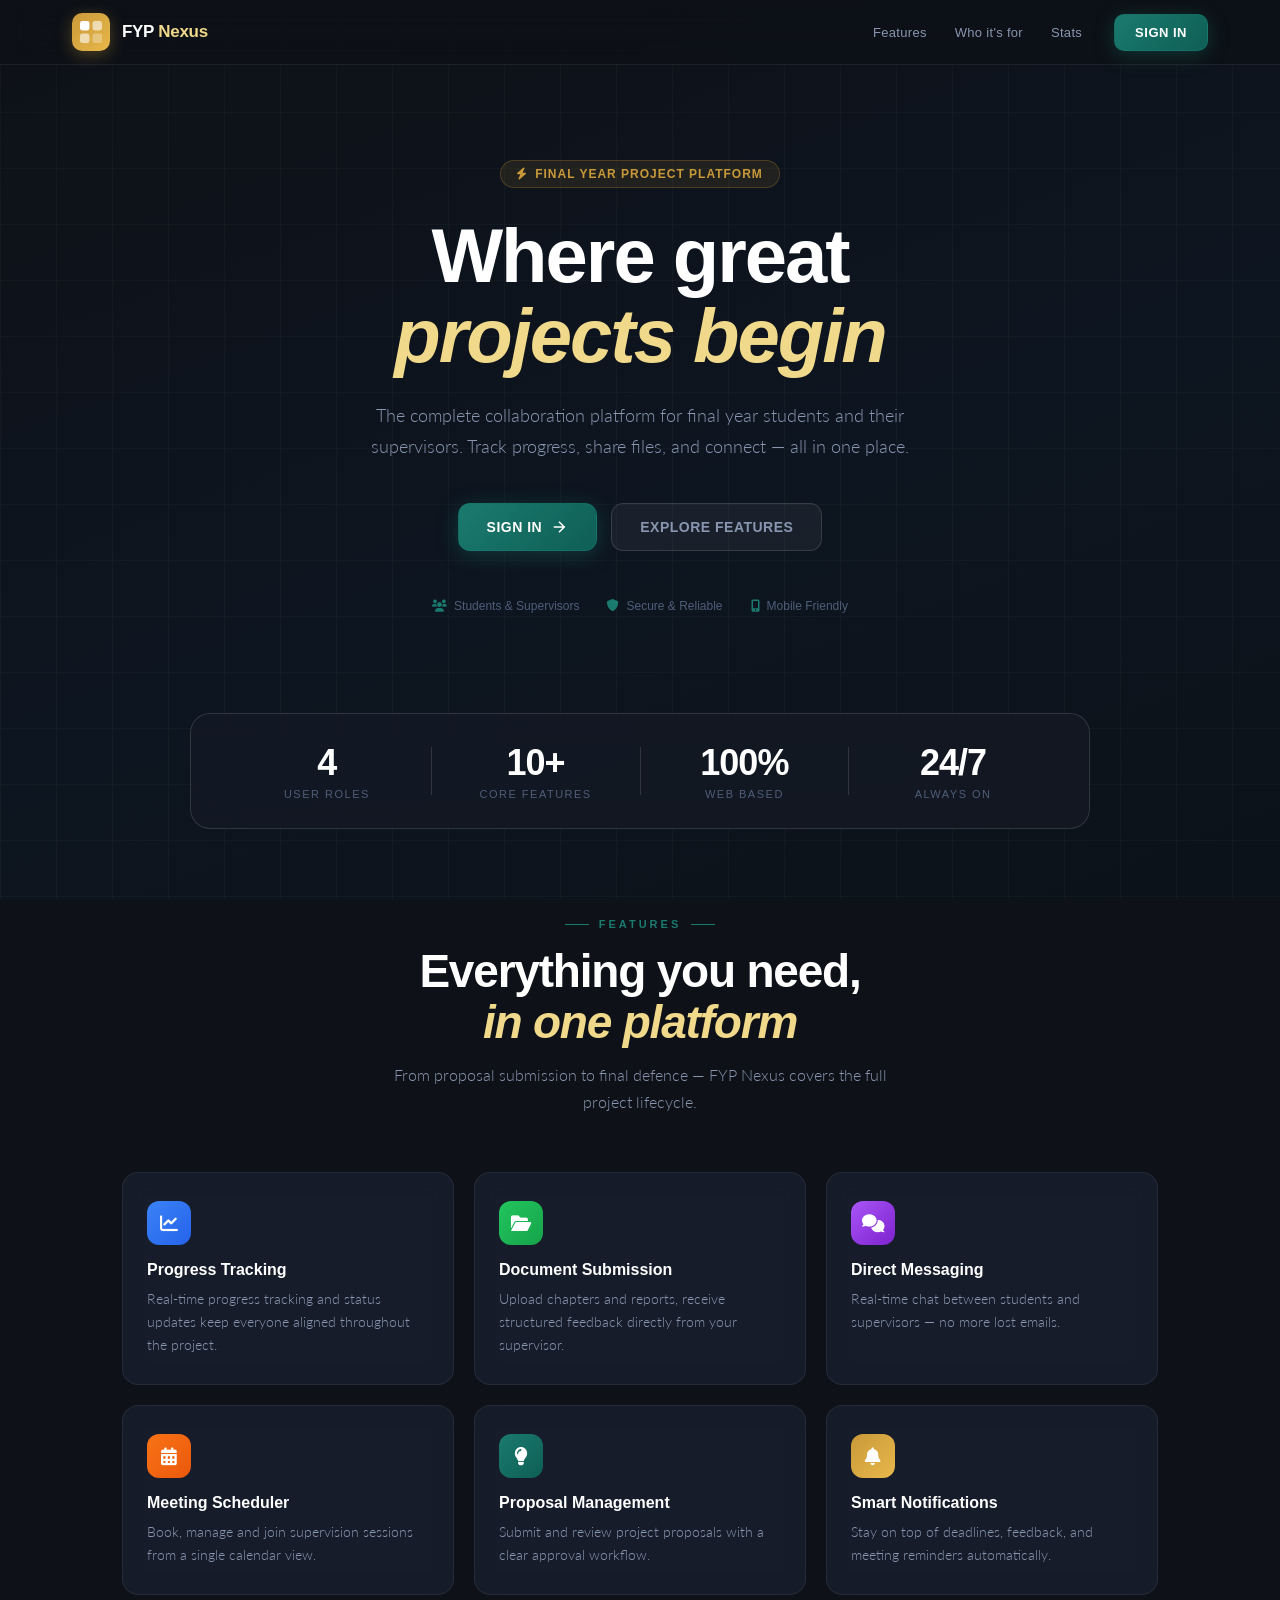
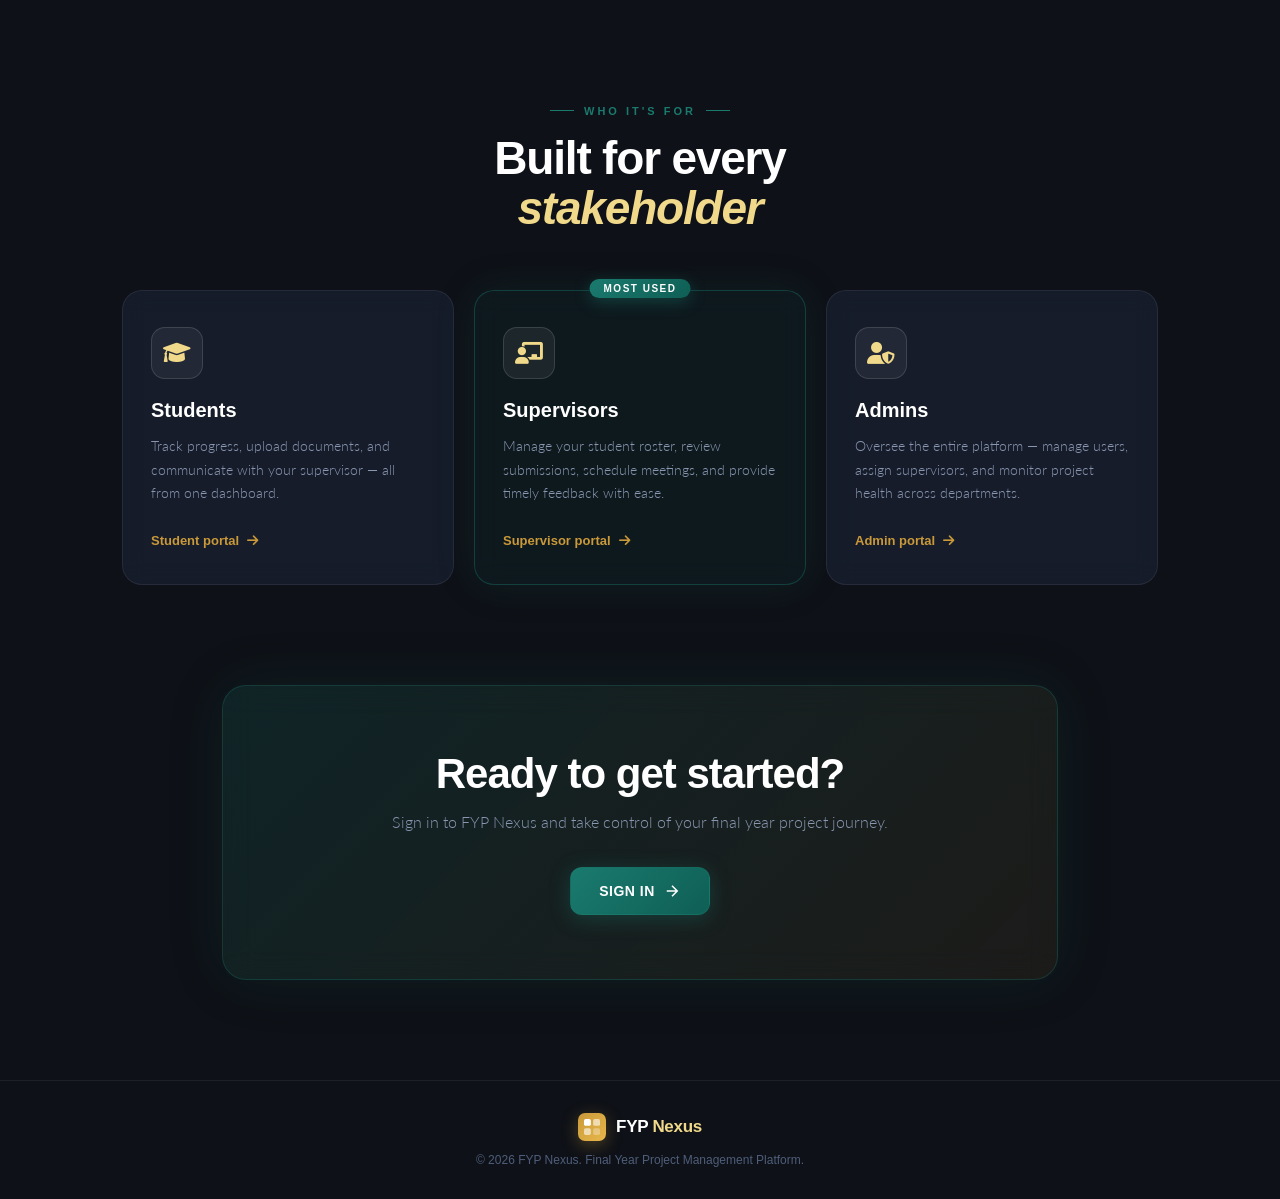
<file: FYP/index.html>
<!DOCTYPE html>
<html lang="en">
<head>
<meta charset="UTF-8">
<meta name="viewport" content="width=device-width, initial-scale=1.0">
<title>FYP Nexus — Final Year Project Management Platform</title>
<link rel="preconnect" href="https://fonts.googleapis.com">
<link rel="preconnect" href="https://api.fontshare.com">
<link rel="stylesheet" href="https://cdnjs.cloudflare.com/ajax/libs/font-awesome/6.0.0/css/all.min.css">
<link href="https://api.fontshare.com/v2/css?f[]=clash-display@200,300,400,500,600,700&display=swap" rel="stylesheet">
<link href="https://fonts.googleapis.com/css2?family=Lato:ital,wght@0,300;0,400;0,700&display=swap" rel="stylesheet">
<style>
*, *::before, *::after { box-sizing: border-box; margin: 0; padding: 0; }
:root {
  --bg: #0e1117; --bg2: #161b26; --bg3: #1e2535;
  --card: #1a2133; --card2: #222d42;
  --txt: #dde4f0; --txt2: #8896b0; --txt3: #4f5e7a;
  --border: rgba(255,255,255,0.07); --border2: rgba(255,255,255,0.13);
  --gold: #c9993a; --gold-lt: #f0d98a;
  --teal: #1a7a6e; --teal-lt: rgba(26,122,110,0.15);
  --shadow: 0 8px 40px rgba(0,0,0,0.55);
  --radius: 16px; --radius-sm: 10px;
  --ff-display: 'Clash Display', sans-serif;
  --ff-body: 'Lato', sans-serif;
}
html, body { font-family: var(--ff-body); background: var(--bg); color: var(--txt); min-height: 100vh; overflow-x: hidden; }
</style>
</head>
<body>

<!-- Animated background -->
<div class="bg-canvas">
  <div class="orb orb1"></div>
  <div class="orb orb2"></div>
  <div class="orb orb3"></div>
  <div class="grid-overlay"></div>
</div>

<!-- NAV -->
<nav class="nav">
  <div class="nav-inner">
    <div class="brand">
      <div class="brand-icon">
        <svg width="22" height="22" viewBox="0 0 28 28" fill="none">
          <rect width="12" height="12" rx="3" fill="white"/>
          <rect x="16" width="12" height="12" rx="3" fill="white" opacity=".6"/>
          <rect y="16" width="12" height="12" rx="3" fill="white" opacity=".6"/>
          <rect x="16" y="16" width="12" height="12" rx="3" fill="white" opacity=".3"/>
        </svg>
      </div>
      <span class="brand-name">FYP <strong>Nexus</strong></span>
    </div>
    <div class="nav-links">
      <a href="#features">Features</a>
      <a href="#roles">Who it's for</a>
      <a href="#stats">Stats</a>
    </div>
    <div class="nav-cta">
      <a href="login.html" class="btn-primary">Sign In</a>
    </div>
    <button class="nav-toggle" onclick="toggleMenu()" aria-label="Toggle menu"><i class="fas fa-bars"></i></button>
  </div>
  <div class="mobile-menu" id="mobile-menu">
    <a href="#features" onclick="toggleMenu()">Features</a>
    <a href="#roles" onclick="toggleMenu()">Who it's for</a>
    <a href="#stats" onclick="toggleMenu()">Stats</a>
    <a href="login.html" class="btn-outline">Sign In</a>
    <a href="login.html" class="btn-primary">Sign In</a>
  </div>
</nav>

<!-- HERO -->
<section class="hero">
  <div class="hero-badge"><i class="fas fa-bolt"></i> Final Year Project Platform</div>
  <h1>Where great<br><em>projects begin</em></h1>
  <p>The complete collaboration platform for final year students and their supervisors. Track progress, share files, and connect — all in one place.</p>
  <div class="hero-actions">
    <a href="login.html" class="btn-primary btn-lg">
      <span>Sign In</span>
      <svg width="18" height="18" fill="none" stroke="currentColor" stroke-width="2" viewBox="0 0 24 24"><path d="M5 12h14M12 5l7 7-7 7"/></svg>
    </a>
    <a href="#features" class="btn-ghost btn-lg">Explore Features</a>
  </div>
  <div class="hero-meta">
    <span><i class="fas fa-users"></i> Students &amp; Supervisors</span>
    <span><i class="fas fa-shield-alt"></i> Secure &amp; Reliable</span>
    <span><i class="fas fa-mobile-alt"></i> Mobile Friendly</span>
  </div>
</section>

<!-- STATS -->
<section class="stats-bar" id="stats">
  <div class="stat-item"><span class="stat-num">4</span><span class="stat-label">User Roles</span></div>
  <div class="stat-divider"></div>
  <div class="stat-item"><span class="stat-num">10+</span><span class="stat-label">Core Features</span></div>
  <div class="stat-divider"></div>
  <div class="stat-item"><span class="stat-num">100%</span><span class="stat-label">Web Based</span></div>
  <div class="stat-divider"></div>
  <div class="stat-item"><span class="stat-num">24/7</span><span class="stat-label">Always On</span></div>
</section>

<!-- FEATURES -->
<section class="features" id="features">
  <div class="section-label"><span>Features</span></div>
  <h2>Everything you need,<br><em>in one platform</em></h2>
  <p class="section-sub">From proposal submission to final defence — FYP Nexus covers the full project lifecycle.</p>
  <div class="feat-grid">
    <div class="feat-card">
      <div class="feat-icon blue"><i class="fas fa-chart-line"></i></div>
      <h3>Progress Tracking</h3>
      <p>Real-time progress tracking and status updates keep everyone aligned throughout the project.</p>
    </div>
    <div class="feat-card">
      <div class="feat-icon green"><i class="fas fa-folder-open"></i></div>
      <h3>Document Submission</h3>
      <p>Upload chapters and reports, receive structured feedback directly from your supervisor.</p>
    </div>
    <div class="feat-card">
      <div class="feat-icon purple"><i class="fas fa-comments"></i></div>
      <h3>Direct Messaging</h3>
      <p>Real-time chat between students and supervisors — no more lost emails.</p>
    </div>
    <div class="feat-card">
      <div class="feat-icon orange"><i class="fas fa-calendar-alt"></i></div>
      <h3>Meeting Scheduler</h3>
      <p>Book, manage and join supervision sessions from a single calendar view.</p>
    </div>
    <div class="feat-card">
      <div class="feat-icon teal"><i class="fas fa-lightbulb"></i></div>
      <h3>Proposal Management</h3>
      <p>Submit and review project proposals with a clear approval workflow.</p>
    </div>
    <div class="feat-card">
      <div class="feat-icon gold"><i class="fas fa-bell"></i></div>
      <h3>Smart Notifications</h3>
      <p>Stay on top of deadlines, feedback, and meeting reminders automatically.</p>
    </div>
  </div>
</section>

<!-- ROLES -->
<section class="roles" id="roles">
  <div class="section-label"><span>Who it's for</span></div>
  <h2>Built for every<br><em>stakeholder</em></h2>
  <div class="roles-grid">
    <div class="role-card">
      <div class="role-icon"><i class="fas fa-graduation-cap"></i></div>
      <h3>Students</h3>
      <p>Track progress, upload documents, and communicate with your supervisor — all from one dashboard.</p>
      <a href="login.html" class="role-link">Student portal <i class="fas fa-arrow-right"></i></a>
    </div>
    <div class="role-card featured">
      <div class="role-badge">Most Used</div>
      <div class="role-icon"><i class="fas fa-chalkboard-teacher"></i></div>
      <h3>Supervisors</h3>
      <p>Manage your student roster, review submissions, schedule meetings, and provide timely feedback with ease.</p>
      <a href="login.html" class="role-link">Supervisor portal <i class="fas fa-arrow-right"></i></a>
    </div>
    <div class="role-card">
      <div class="role-icon"><i class="fas fa-user-shield"></i></div>
      <h3>Admins</h3>
      <p>Oversee the entire platform — manage users, assign supervisors, and monitor project health across departments.</p>
      <a href="login.html" class="role-link">Admin portal <i class="fas fa-arrow-right"></i></a>
    </div>
  </div>
</section>

<!-- CTA -->
<section class="cta-section">
  <div class="cta-card">
    <h2>Ready to get started?</h2>
    <p>Sign in to FYP Nexus and take control of your final year project journey.</p>
    <div class="cta-actions">
      <a href="login.html" class="btn-primary btn-lg">
        <span>Sign In</span>
        <svg width="18" height="18" fill="none" stroke="currentColor" stroke-width="2" viewBox="0 0 24 24"><path d="M5 12h14M12 5l7 7-7 7"/></svg>
      </a>
    </div>
  </div>
</section>

<!-- FOOTER -->
<footer class="footer">
  <div class="footer-brand">
    <div class="brand-icon small">
      <svg width="16" height="16" viewBox="0 0 28 28" fill="none">
        <rect width="12" height="12" rx="3" fill="white"/>
        <rect x="16" width="12" height="12" rx="3" fill="white" opacity=".6"/>
        <rect y="16" width="12" height="12" rx="3" fill="white" opacity=".6"/>
        <rect x="16" y="16" width="12" height="12" rx="3" fill="white" opacity=".3"/>
      </svg>
    </div>
    <span class="brand-name">FYP <strong>Nexus</strong></span>
  </div>
  <p class="footer-copy">&copy; 2026 FYP Nexus. Final Year Project Management Platform.</p>
</footer>


<style>
/* ── Background ── */
.bg-canvas {
  position: fixed; inset: 0; z-index: 0; overflow: hidden;
  background: linear-gradient(160deg, #0e1117 0%, #0d1520 55%, #0b1219 100%);
}
.orb { position: absolute; border-radius: 40%; filter: blur(100px); opacity: 0; animation: orbFloat 14s ease-in-out infinite; }
.orb1 { width: 580px; height: 580px; background: radial-gradient(circle, rgba(26,122,110,0.32), transparent 70%); top: -200px; left: -150px; }
.orb2 { width: 480px; height: 480px; background: radial-gradient(circle, rgba(201,153,58,0.26), transparent 70%); bottom: -150px; right: -100px; animation-delay: -5s; }
.orb3 { width: 340px; height: 340px; background: radial-gradient(circle, rgba(124,77,174,0.2), transparent 70%); top: 50%; left: 50%; transform: translate(-50%,-50%); animation-delay: -9s; }
.grid-overlay {
  position: absolute; inset: 0;
  background-image: linear-gradient(rgba(255,255,255,0.024) 1px, transparent 1px), linear-gradient(90deg, rgba(255,255,255,0.024) 1px, transparent 1px);
  background-size: 56px 56px;
}
@keyframes orbFloat {
  0%   { opacity: 0; transform: translate(0,0) scale(1); }
  10%  { opacity: 1; }
  50%  { opacity: 0.8; transform: translate(24px,-34px) scale(1.06); }
  90%  { opacity: 1; }
  100% { opacity: 0; transform: translate(0,0) scale(1); }
}

/* ── Nav ── */
.nav {
  position: fixed; top: 0; left: 0; right: 0; z-index: 100;
  background: rgba(14,17,23,0.85);
  backdrop-filter: blur(20px);
  border-bottom: 1px solid var(--border);
}
.nav-inner {
  max-width: 1200px; margin: 0 auto;
  padding: 0 32px; height: 64px;
  display: flex; align-items: center; gap: 32px;
}
.brand { display: flex; align-items: center; gap: 12px; text-decoration: none; }
.brand-icon {
  width: 38px; height: 38px;
  background: linear-gradient(135deg, #c9993a, #e8b84b);
  border-radius: 10px;
  display: flex; align-items: center; justify-content: center;
  box-shadow: 0 4px 16px rgba(201,153,58,0.35);
}
.brand-icon.small { width: 28px; height: 28px; border-radius: 7px; }
.brand-name { font-family: var(--ff-display); font-size: 17px; font-weight: 600; color: #fff; letter-spacing: -0.3px; }
.brand-name strong { color: var(--gold-lt); }
.nav-links { display: flex; gap: 28px; margin-left: auto; }
.nav-links a { font-family: var(--ff-display); font-size: 13px; font-weight: 500; color: var(--txt2); text-decoration: none; transition: color 0.2s; letter-spacing: 0.3px; }
.nav-links a:hover { color: var(--txt); }
.nav-cta { display: flex; gap: 10px; }
.nav-toggle { display: none; background: none; border: none; color: var(--txt); font-size: 18px; cursor: pointer; padding: 4px; }

/* ── Buttons ── */
.btn-primary {
  display: inline-flex; align-items: center; gap: 8px;
  padding: 10px 20px;
  background: linear-gradient(135deg, #1a7a6e, #0f5f55);
  color: white; border: 1px solid rgba(26,122,110,0.4);
  border-radius: 10px; font-family: var(--ff-display);
  font-size: 13px; font-weight: 700; text-decoration: none;
  letter-spacing: 0.5px; text-transform: uppercase;
  box-shadow: 0 4px 20px rgba(26,122,110,0.35);
  transition: all 0.25s cubic-bezier(0.34,1.56,0.64,1);
}
.btn-primary:hover { transform: translateY(-2px); box-shadow: 0 8px 28px rgba(26,122,110,0.45); }
.btn-primary.btn-lg { padding: 14px 28px; font-size: 14px; border-radius: 12px; }
.btn-outline {
  display: inline-flex; align-items: center; gap: 8px;
  padding: 10px 20px;
  background: transparent; color: var(--txt2);
  border: 1px solid var(--border2); border-radius: 10px;
  font-family: var(--ff-display); font-size: 13px; font-weight: 700;
  text-decoration: none; letter-spacing: 0.5px; text-transform: uppercase;
  transition: all 0.2s;
}
.btn-outline:hover { border-color: rgba(255,255,255,0.25); color: var(--txt); }
.btn-ghost {
  display: inline-flex; align-items: center; gap: 8px;
  padding: 14px 28px;
  background: rgba(255,255,255,0.05); color: var(--txt2);
  border: 1px solid var(--border2); border-radius: 12px;
  font-family: var(--ff-display); font-size: 14px; font-weight: 700;
  text-decoration: none; letter-spacing: 0.5px; text-transform: uppercase;
  transition: all 0.2s;
}
.btn-ghost:hover { background: rgba(255,255,255,0.09); color: var(--txt); }

/* ── Mobile menu ── */
.mobile-menu {
  display: none; flex-direction: column; gap: 4px;
  padding: 12px 24px 20px;
  border-top: 1px solid var(--border);
  background: rgba(14,17,23,0.97);
}
.mobile-menu a { font-family: var(--ff-display); font-size: 14px; font-weight: 500; color: var(--txt2); text-decoration: none; padding: 10px 0; border-bottom: 1px solid var(--border); }
.mobile-menu a:last-child { border-bottom: none; }
.mobile-menu .btn-primary, .mobile-menu .btn-outline { margin-top: 8px; justify-content: center; }
.mobile-menu.open { display: flex; }

/* ── Sections shared ── */
section, .cta-section, .stats-bar { position: relative; z-index: 1; }

/* ── Hero ── */
.hero {
  max-width: 800px; margin: 0 auto;
  padding: 160px 32px 100px;
  text-align: center;
  animation: fadeUp 0.8s ease both;
}
.hero-badge {
  display: inline-flex; align-items: center; gap: 8px;
  padding: 6px 16px;
  background: rgba(201,153,58,0.1); border: 1px solid rgba(201,153,58,0.25);
  border-radius: 100px; color: var(--gold); font-family: var(--ff-display);
  font-size: 12px; font-weight: 700; letter-spacing: 1px; text-transform: uppercase;
  margin-bottom: 28px;
}
.hero h1 {
  font-family: var(--ff-display);
  font-size: clamp(42px, 6vw, 76px);
  font-weight: 700; line-height: 1.05;
  letter-spacing: -2px; color: #fff; margin-bottom: 24px;
}
.hero h1 em { font-style: italic; color: var(--gold-lt); }
.hero p { font-size: 18px; font-weight: 300; line-height: 1.75; color: var(--txt2); max-width: 560px; margin: 0 auto 40px; }
.hero-actions { display: flex; gap: 14px; justify-content: center; flex-wrap: wrap; margin-bottom: 48px; }
.hero-meta { display: flex; gap: 28px; justify-content: center; flex-wrap: wrap; }
.hero-meta span { font-family: var(--ff-display); font-size: 12px; font-weight: 500; color: var(--txt3); display: flex; align-items: center; gap: 7px; }
.hero-meta i { color: var(--teal); }

/* ── Stats bar ── */
.stats-bar {
  max-width: 900px; margin: 0 auto 80px;
  padding: 0 32px;
  display: flex; align-items: center; justify-content: center;
  background: rgba(22,27,38,0.7); border: 1px solid var(--border2);
  border-radius: 20px; backdrop-filter: blur(16px);
  gap: 0;
}
.stat-item { flex: 1; padding: 28px 20px; text-align: center; }
.stat-num { display: block; font-family: var(--ff-display); font-size: 36px; font-weight: 700; color: #fff; letter-spacing: -1px; }
.stat-label { font-family: var(--ff-display); font-size: 11px; font-weight: 500; color: var(--txt3); text-transform: uppercase; letter-spacing: 1.5px; margin-top: 4px; display: block; }
.stat-divider { width: 1px; height: 48px; background: var(--border2); flex-shrink: 0; }

/* ── Features ── */
.features {
  max-width: 1100px; margin: 0 auto 100px;
  padding: 0 32px; text-align: center;
}
.section-label {
  margin-bottom: 16px;
}
.section-label span {
  font-family: var(--ff-display); font-size: 11px; font-weight: 700;
  letter-spacing: 3px; text-transform: uppercase; color: var(--teal);
  display: inline-flex; align-items: center; gap: 10px;
}
.section-label span::before, .section-label span::after {
  content: ''; display: inline-block; width: 24px; height: 1px; background: var(--teal);
}
.features h2, .roles h2 {
  font-family: var(--ff-display); font-size: clamp(28px, 4vw, 46px);
  font-weight: 700; letter-spacing: -1.2px; color: #fff; margin-bottom: 14px; line-height: 1.1;
}
.features h2 em, .roles h2 em { font-style: italic; color: var(--gold-lt); }
.section-sub { font-size: 16px; color: var(--txt2); font-weight: 300; max-width: 500px; margin: 0 auto 56px; line-height: 1.7; }
.feat-grid {
  display: grid; grid-template-columns: repeat(3, 1fr); gap: 20px; text-align: left;
}
.feat-card {
  background: rgba(26,33,51,0.7); border: 1px solid var(--border);
  border-radius: 16px; padding: 28px 24px;
  backdrop-filter: blur(12px);
  transition: all 0.25s ease;
}
.feat-card:hover { transform: translateY(-4px); border-color: var(--border2); box-shadow: 0 12px 40px rgba(0,0,0,0.4); }
.feat-icon {
  width: 44px; height: 44px; border-radius: 12px;
  display: flex; align-items: center; justify-content: center;
  font-size: 18px; color: #fff; margin-bottom: 16px;
}
.feat-icon.blue   { background: linear-gradient(135deg, #3b82f6, #2563eb); }
.feat-icon.green  { background: linear-gradient(135deg, #22c55e, #16a34a); }
.feat-icon.purple { background: linear-gradient(135deg, #a855f7, #7e22ce); }
.feat-icon.orange { background: linear-gradient(135deg, #f97316, #ea580c); }
.feat-icon.teal   { background: linear-gradient(135deg, #1a7a6e, #0f5f55); }
.feat-icon.gold   { background: linear-gradient(135deg, #c9993a, #e8b84b); }
.feat-card h3 { font-family: var(--ff-display); font-size: 16px; font-weight: 700; color: #fff; margin-bottom: 8px; }
.feat-card p  { font-size: 14px; color: var(--txt2); line-height: 1.65; font-weight: 300; }

/* ── Roles ── */
.roles {
  max-width: 1100px; margin: 0 auto 100px;
  padding: 0 32px; text-align: center;
}
.roles-grid { display: grid; grid-template-columns: repeat(3, 1fr); gap: 20px; margin-top: 56px; text-align: left; }
.role-card {
  background: rgba(26,33,51,0.7); border: 1px solid var(--border);
  border-radius: 20px; padding: 36px 28px;
  backdrop-filter: blur(12px); position: relative;
  transition: all 0.25s ease;
}
.role-card:hover { transform: translateY(-4px); border-color: var(--border2); }
.role-card.featured {
  border-color: rgba(26,122,110,0.4);
  background: rgba(26,122,110,0.08);
  box-shadow: 0 0 40px rgba(26,122,110,0.15);
}
.role-badge {
  position: absolute; top: -12px; left: 50%; transform: translateX(-50%);
  background: linear-gradient(135deg, #1a7a6e, #0f5f55);
  color: white; font-family: var(--ff-display); font-size: 10px; font-weight: 700;
  letter-spacing: 1.5px; text-transform: uppercase;
  padding: 4px 14px; border-radius: 100px;
  box-shadow: 0 4px 16px rgba(26,122,110,0.4);
}
.role-icon {
  width: 52px; height: 52px; border-radius: 14px;
  background: rgba(255,255,255,0.06); border: 1px solid var(--border2);
  display: flex; align-items: center; justify-content: center;
  font-size: 22px; color: var(--gold-lt); margin-bottom: 20px;
}
.role-card h3 { font-family: var(--ff-display); font-size: 20px; font-weight: 700; color: #fff; margin-bottom: 12px; }
.role-card p  { font-size: 14px; color: var(--txt2); line-height: 1.7; font-weight: 300; margin-bottom: 24px; }
.role-link {
  font-family: var(--ff-display); font-size: 13px; font-weight: 700;
  color: var(--gold); text-decoration: none; display: inline-flex; align-items: center; gap: 8px;
  transition: gap 0.2s, color 0.2s;
}
.role-link:hover { color: var(--gold-lt); gap: 12px; }

/* ── CTA ── */
.cta-section { max-width: 900px; margin: 0 auto 100px; padding: 0 32px; }
.cta-card {
  background: linear-gradient(135deg, rgba(26,122,110,0.18), rgba(201,153,58,0.08));
  border: 1px solid rgba(26,122,110,0.3);
  border-radius: 24px; padding: 64px 48px;
  text-align: center; backdrop-filter: blur(16px);
  box-shadow: 0 0 60px rgba(26,122,110,0.12);
}
.cta-card h2 { font-family: var(--ff-display); font-size: clamp(28px, 4vw, 42px); font-weight: 700; color: #fff; letter-spacing: -1px; margin-bottom: 14px; }
.cta-card p  { font-size: 16px; color: var(--txt2); font-weight: 300; margin-bottom: 36px; }
.cta-actions { display: flex; gap: 14px; justify-content: center; flex-wrap: wrap; }

/* ── Footer ── */
.footer {
  position: relative; z-index: 1;
  border-top: 1px solid var(--border);
  padding: 32px; text-align: center;
  display: flex; flex-direction: column; align-items: center; gap: 12px;
}
.footer-brand { display: flex; align-items: center; gap: 10px; }
.footer-copy { font-family: var(--ff-display); font-size: 12px; color: var(--txt3); }

/* ── Animations ── */
@keyframes fadeUp {
  from { opacity: 0; transform: translateY(24px); }
  to   { opacity: 1; transform: translateY(0); }
}

/* ── Responsive ── */
@media (max-width: 900px) {
  .feat-grid { grid-template-columns: repeat(2, 1fr); }
  .roles-grid { grid-template-columns: 1fr; max-width: 480px; margin-left: auto; margin-right: auto; }
  .nav-links { display: none; }
}
@media (max-width: 640px) {
  .nav-inner { padding: 0 20px; }
  .nav-cta { display: none; }
  .nav-toggle { display: block; margin-left: auto; }
  .hero { padding: 120px 20px 60px; }
  .hero h1 { letter-spacing: -1px; }
  .hero p { font-size: 15px; }
  .stats-bar { flex-direction: column; gap: 0; border-radius: 16px; }
  .stat-divider { width: 80%; height: 1px; }
  .feat-grid { grid-template-columns: 1fr; }
  .cta-card { padding: 40px 24px; }
  .features, .roles, .cta-section, .stats-bar { margin-bottom: 60px; }
}
@media (prefers-reduced-motion: reduce) {
  .orb { animation: none; opacity: 0; }
  .hero { animation: none; }
  .feat-card, .role-card { transition: none; }
}
</style>

<script>
function toggleMenu() {
  document.getElementById('mobile-menu').classList.toggle('open');
}
// Smooth scroll for anchor links
document.querySelectorAll('a[href^="#"]').forEach(a => {
  a.addEventListener('click', e => {
    const target = document.querySelector(a.getAttribute('href'));
    if (target) { e.preventDefault(); target.scrollIntoView({ behavior: 'smooth' }); }
  });
});
</script>
</body>
</html>
</file>
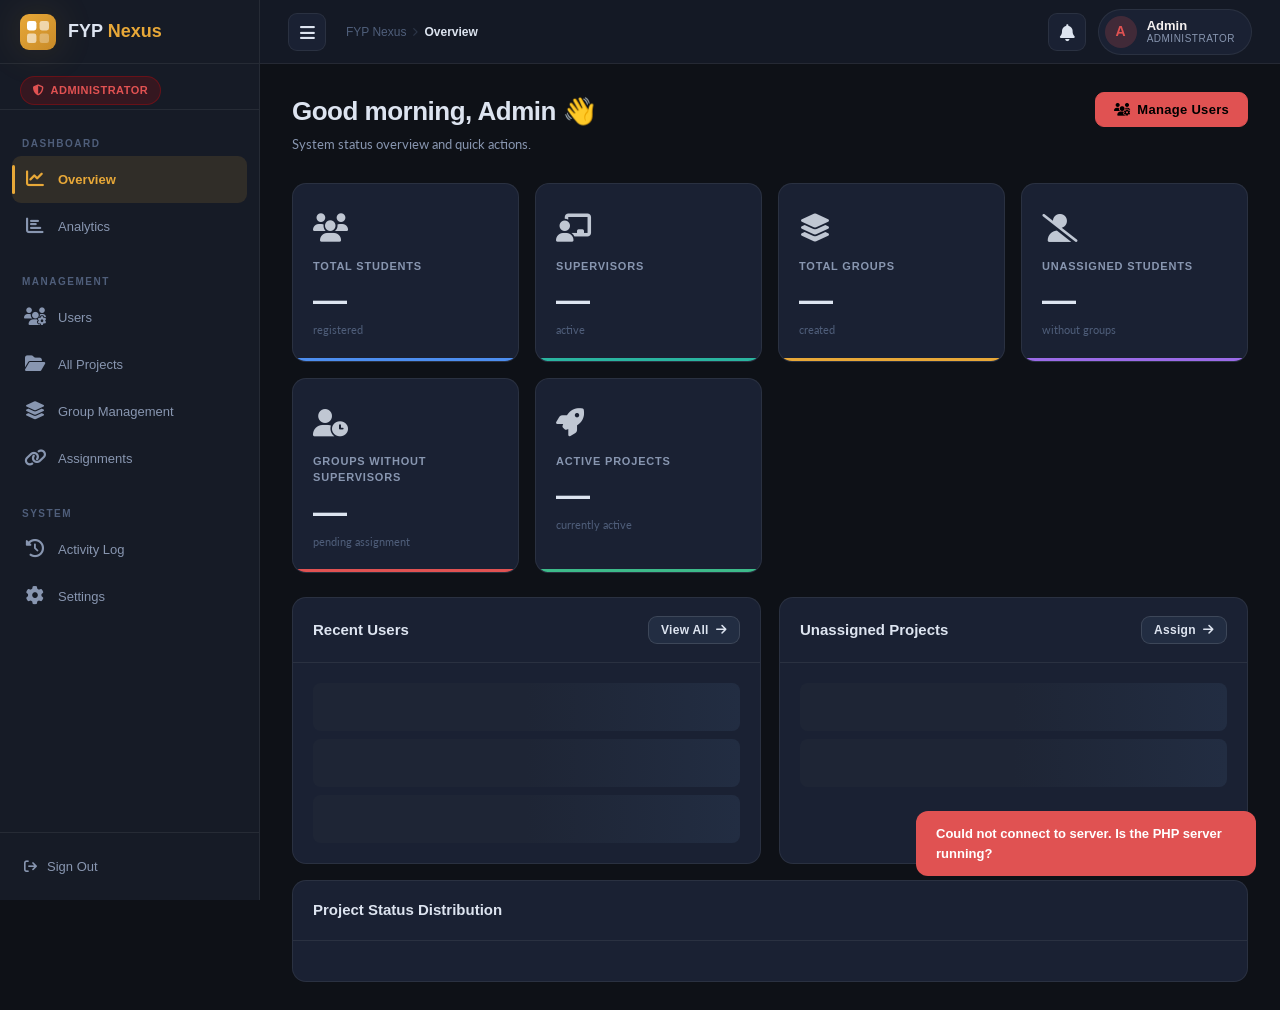
<file: FYP/admin.html>
<!DOCTYPE html>
<html lang="en">
<head>
<meta charset="UTF-8">
<meta name="viewport" content="width=device-width, initial-scale=1.0">
<title>FYP Nexus — Admin Dashboard</title>
<link rel="preconnect" href="https://fonts.googleapis.com">
<link rel="preconnect" href="https://api.fontshare.com">
<link href="https://api.fontshare.com/v2/css?f[]=clash-display@200,300,400,500,600,700&display=swap" rel="stylesheet">
<link href="https://fonts.googleapis.com/css2?family=Lato:ital,wght@0,300;0,400;0,700&display=swap" rel="stylesheet">
<link rel="stylesheet" href="https://cdnjs.cloudflare.com/ajax/libs/font-awesome/6.5.0/css/all.min.css">
<link rel="stylesheet" href="css/dashboard.css">
<link rel="stylesheet" href="css/admin.css">
<link rel="stylesheet" href="css/dashboard-mobile-fixes.css">
</head>
<body>

<div id="app-shell">

  <!-- ══ SIDEBAR ══════════════════════════════════════ -->
  <aside id="sidebar">
    <div class="sidebar-brand">
      <div class="sidebar-logo">
        <svg width="22" height="22" viewBox="0 0 28 28" fill="none">
          <rect width="12" height="12" rx="3" fill="white"/>
          <rect x="16" width="12" height="12" rx="3" fill="white" opacity=".6"/>
          <rect y="16" width="12" height="12" rx="3" fill="white" opacity=".6"/>
          <rect x="16" y="16" width="12" height="12" rx="3" fill="white" opacity=".3"/>
        </svg>
      </div>
      <span class="brand-title">FYP <span>Nexus</span></span>
    </div>

    <div class="role-badge-wrap">
      <span class="role-badge-admin"><i class="fas fa-shield-halved"></i> Administrator</span>
    </div>

    <div class="sidebar-section">
      <div class="sidebar-section-label">Dashboard</div>
      <a class="nav-item active" data-page="Overview" onclick="navigate('overview')">
        <span class="nav-icon"><i class="fas fa-chart-line"></i></span>Overview
      </a>
      <a class="nav-item" data-page="Analytics" onclick="navigate('analytics')">
        <span class="nav-icon"><i class="fas fa-chart-bar"></i></span>Analytics
      </a>
    </div>

    <div class="sidebar-section">
      <div class="sidebar-section-label">Management</div>
      <a class="nav-item" data-page="users" onclick="navigate('users')">
        <span class="nav-icon"><i class="fas fa-users-cog"></i></span>Users
        <span class="nav-badge" id="badge-users" style="display:none">0</span>
      </a>
      <a class="nav-item" data-page="projects" onclick="navigate('projects')">
        <span class="nav-icon"><i class="fas fa-folder-open"></i></span>All Projects
      </a>
      <a class="nav-item" data-page="groups" onclick="navigate('groups')">
        <span class="nav-icon"><i class="fas fa-layer-group"></i></span>Group Management
      </a>
      <a class="nav-item" data-page="assignments" onclick="navigate('assignments')">
        <span class="nav-icon"><i class="fas fa-link"></i></span>Assignments
        <span class="nav-badge warn" id="badge-assignments" style="display:none">0</span>
      </a>
    </div>

    <div class="sidebar-section">
      <div class="sidebar-section-label">System</div>
      <a class="nav-item" data-page="activity" onclick="navigate('activity')">
        <span class="nav-icon"><i class="fas fa-clock-rotate-left"></i></span>Activity Log
      </a>
      <a class="nav-item" data-page="settings" onclick="navigate('settings')">
        <span class="nav-icon"><i class="fas fa-gear"></i></span>Settings
      </a>
    </div>

    <div class="sidebar-bottom">
      <button class="btn-logout" onclick="doLogout()">
        <i class="fas fa-arrow-right-from-bracket"></i> Sign Out
      </button>
    </div>
  </aside>

  <!-- ══ TOPBAR ════════════════════════════════════════ -->
  <header id="topbar">
    <div class="topbar-left">
      <button class="topbar-btn" onclick="toggleSidebar()"><i class="fas fa-bars"></i></button>
      <div class="page-breadcrumb">
        <span>FYP Nexus</span>
        <i class="fas fa-chevron-right" style="font-size:9px;opacity:.4;"></i>
        <span class="cur" id="breadcrumb-label">Overview</span>
      </div>
      
    </div>
    <div class="topbar-right">
      <div style="position:relative;">
        <button class="topbar-btn" id="notif-btn" onclick="toggleNotif()">
          <i class="fas fa-bell"></i>
          <span class="notif-badge" id="notif-count" style="display:none">0</span>
        </button>
        <div class="notif-dropdown" id="notif-dropdown">
          <div class="notif-hdr">
            <span style="font-weight:700;font-size:14px;">Notifications</span>
            <button onclick="markAllRead()" style="background:none;border:none;color:var(--amber);font-size:12px;cursor:pointer;font-weight:700;">Mark all read</button>
          </div>
          <div class="notif-list" id="notif-list">
            <div style="padding:24px;text-align:center;color:var(--txt3);font-size:13px;">No notifications</div>
          </div>
        </div>
      </div>
      <div class="user-chip" onclick="navigate('settings')">
        <div class="avatar avatar-red" id="topbar-avatar">A</div>
        <div class="user-chip-info">
          <div class="user-chip-name" id="topbar-name">Admin</div>
          <div class="user-chip-role">Administrator</div>
        </div>
      </div>
    </div>
  </header>

  <!-- ══ MAIN CONTENT ══════════════════════════════════ -->
  <main id="main-content">

    <!-- ════ PAGE: OVERVIEW ════ -->
    <section class="page active" id="page-overview">
      <div class="page-hdr">
        <div class="page-title-block">
          <h2 id="greeting">Good morning, Admin 👋</h2>
          <p id="greeting-sub">System status overview and quick actions.</p>
        </div>
        <div style="display:flex;gap:10px;">
          <button id="btn-manage-users" class="btn btn-admin" onclick="navigate('users')">
            <i class="fas fa-users-cog"></i> Manage Users
          </button>
        </div>
      </div>

      <!-- KPI grid -->
      <div class="stats-grid stats-grid-6">
        <div class="stat-card blue">
          <div class="stat-icon"><i class="fas fa-users"></i></div>
          <div class="stat-label">Total Students</div>
          <div class="stat-value" id="stat-students">—</div>
          <div class="stat-sub">registered</div>
        </div>
        <div class="stat-card teal">
          <div class="stat-icon"><i class="fas fa-chalkboard-teacher "></i></div>
          <div class="stat-label">Supervisors</div>
          <div class="stat-value" id="stat-supervisors">—</div>
          <div class="stat-sub">active</div>
        </div>
        <div class="stat-card amber">
          <div class="stat-icon"><i class="fas fa-layer-group"></i></div>
          <div class="stat-label">Total Groups</div>
          <div class="stat-value" id="stat-groups">—</div>
          <div class="stat-sub">created</div>
        </div>
        <div class="stat-card purple">
          <div class="stat-icon"><i class="fas fa-user-slash unassigned-icon "></i></div>
          <div class="stat-label">Unassigned Students</div>
          <div class="stat-value" id="stat-unassigned-students">—</div>
          <div class="stat-sub">without groups</div>
        </div>
        <div class="stat-card red">
          <div class="stat-icon"><i class="fas fa-user-clock"></i></div>
          <div class="stat-label">Groups Without Supervisors</div>
          <div class="stat-value" id="stat-groups-no-supervisor">—</div>
          <div class="stat-sub">pending assignment</div>
        </div>
        <div class="stat-card green">
          <div class="stat-icon"><i class="fas fa-rocket"></i></div>
          <div class="stat-label">Active Projects</div>
          <div class="stat-value" id="stat-active-projects">—</div>
          <div class="stat-sub">currently active</div>
        </div>
      </div>

      <div class="grid-2" style="margin-top:4px;">
        <!-- Recent users -->
        <div class="card">
          <div class="card-hdr">
            <span class="card-title">Recent Users</span>
            <button class="btn btn-ghost btn-sm" onclick="navigate('users')">View All <i class="fas fa-arrow-right"></i></button>
          </div>
          <div class="card-body" id="overview-users-list">
            <div class="skeleton" style="height:48px;margin-bottom:8px;border-radius:8px;"></div>
            <div class="skeleton" style="height:48px;margin-bottom:8px;border-radius:8px;"></div>
            <div class="skeleton" style="height:48px;border-radius:8px;"></div>
          </div>
        </div>

        <!-- Unassigned projects -->
        <div class="card">
          <div class="card-hdr">
            <span class="card-title">Unassigned Projects</span>
            <button class="btn btn-ghost btn-sm" onclick="navigate('assignments')">Assign <i class="fas fa-arrow-right"></i></button>
          </div>
          <div class="card-body" id="overview-unassigned-list">
            <div class="skeleton" style="height:48px;margin-bottom:8px;border-radius:8px;"></div>
            <div class="skeleton" style="height:48px;border-radius:8px;"></div>
          </div>
        </div>
      </div>

      <!-- Project status chart -->
      <div class="card" style="margin-top:16px;">
        <div class="card-hdr">
          <span class="card-title">Project Status Distribution</span>
        </div>
        <div class="card-body" id="status-chart-wrap">
          <div id="status-chart-bars" style="display:flex;flex-direction:column;gap:10px;"></div>
        </div>
      </div>
    </section>

    <!-- ════ PAGE: ANALYTICS ════ -->
    <section class="page" id="page-analytics">
      <div class="page-hdr">
        <div class="page-title-block">
          <h2>Analytics</h2>
          <p>System-wide performance and usage statistics</p>
        </div>
      </div>
      <div class="analytics-grid">
        <div class="card">
          <div class="card-hdr"><span class="card-title">Submission Activity</span></div>
          <div class="card-body" id="analytics-submissions"></div>
        </div>
        <div class="card">
          <div class="card-hdr"><span class="card-title">Department Breakdown</span></div>
          <div class="card-body" id="analytics-departments"></div>
        </div>
        <div class="card">
          <div class="card-hdr"><span class="card-title">Supervisor Workload</span></div>
          <div class="card-body" id="analytics-supervisors"></div>
        </div>
        <div class="card">
          <div class="card-hdr"><span class="card-title">Project Progress Distribution</span></div>
          <div class="card-body" id="analytics-progress"></div>
        </div>
      </div>
    </section>

    <!-- ════ PAGE: USERS ════ -->
    <section class="page" id="page-users">
      <div class="page-hdr">
        <div class="page-title-block">
          <h2>User Management</h2>
          <p>Manage students, supervisors, and administrators</p>
        </div>
        <div style="display:flex;gap:10px;align-items:center;flex-wrap:wrap;">
          <div class="search-bar" style="min-width:200px;">
            <i class="fas fa-search" style="color:var(--txt3);font-size:13px;"></i>
            <input type="text" id="users-search" placeholder="Search users…" oninput="filterUsers(this.value)">
          </div>
          <select class="filter-select" id="users-role-filter" onchange="filterUsers()">
            <option value="all">All Roles</option>
            <option value="student">Students</option>
            <option value="supervisor">Supervisors</option>
            <option value="admin">Admins</option>
          </select>
          <button class="btn btn-admin" onclick="openModal('modal-add-user')">
            <i class="fas fa-user-plus"></i> Add User
          </button>
        </div>
      </div>
      <div id="users-table-wrap">
        <table class="data-table" id="users-table">
          <thead>
            <tr>
              <th>User</th>
              <th>Role</th>
              <th>Department</th>
              <th>Student ID</th>
              <th>Joined</th>
              <th>Status</th>
              <th>Actions</th>
            </tr>
          </thead>
          <tbody id="users-tbody">
            <tr><td colspan="7" style="text-align:center;padding:32px;color:var(--txt3);">Loading…</td></tr>
          </tbody>
        </table>
      </div>
    </section>

    <!-- ════ PAGE: ALL PROJECTS ════ -->
    <section class="page" id="page-projects">
      <div class="page-hdr">
        <div class="page-title-block">
          <h2>All Projects</h2>
          <p>Monitor every project in the system</p>
        </div>
        <div style="display:flex;gap:8px;align-items:center;flex-wrap:wrap;">
          <div class="search-bar" style="min-width:200px;">
            <i class="fas fa-search" style="color:var(--txt3);font-size:13px;"></i>
            <input type="text" id="proj-search" placeholder="Search projects…" oninput="filterProjects(this.value)">
          </div>
          <select class="filter-select" onchange="filterProjects()" id="proj-status-filter">
            <option value="all">All Status</option>
            <option value="pending">Pending</option>
            <option value="active">Active</option>
            <option value="under_review">Under Review</option>
            <option value="completed">Completed</option>
          </select>
        </div>
      </div>
      <div id="projects-table-wrap">
        <table class="data-table" id="projects-table">
          <thead>
            <tr>
              <th>Project</th>
              <th>Student</th>
              <th>Supervisor</th>
              <th>Status</th>
              <th>Progress</th>
              <th>Deadline</th>
              <th>Actions</th>
            </tr>
          </thead>
          <tbody id="projects-tbody">
            <tr><td colspan="7" style="text-align:center;padding:32px;color:var(--txt3);">Loading…</td></tr>
          </tbody>
        </table>
      </div>
    </section>

    <!-- ════ PAGE: GROUP MANAGEMENT ════ -->
    <section class="page" id="page-groups">
      <div class="page-hdr">
        <div class="page-title-block">
          <h2>Group Management</h2>
          <p>Create and manage student project groups from a single admin panel.</p>
        </div>
        <div style="display:flex;gap:10px;align-items:center;flex-wrap:wrap;">
          <div class="search-bar" style="min-width:220px;flex:1;">
            <i class="fas fa-search" style="color:var(--txt3);font-size:13px;"></i>
            <input type="text" id="groups-search" placeholder="Search groups…" oninput="renderGroupsTable()">
          </div>
          <select class="filter-select" id="group-status-filter" onchange="renderGroupsTable()">
            <option value="all">All Status</option>
            <option value="pending">Pending</option>
            <option value="active">Active</option>
            <option value="under_review">Under Review</option>
            <option value="completed">Completed</option>
          </select>
          <button class="btn btn-ghost" onclick="autoGenerateGroups()">
            <i class="fas fa-plus-circle"></i> Create Group
          </button>
        </div>
      </div>

      <div class="grid-2">
        <div class="card">
          <div class="card-hdr"><span class="card-title">Unassigned Students</span><span class="badge badge-teal" id="unassigned-students-count">0</span></div>
          <div class="card-body">
            <div class="form-group"><label>Group Name</label>
              <input type="text" id="group-name-input" placeholder="Project Group 01">
            </div>
            <div class="form-group"><label>Group Access Code</label>
              <input type="text" id="group-access-code" placeholder="G001" readonly>
            </div>
            <div class="form-group"><label>Group Size *</label>
              <select id="group-size-select" onchange="resetGroupSelection(); updateGroupAccessCode();">
                <option value="">Choose size</option>
                <option value="3">Groups of 3</option>
                <option value="4">Groups of 4</option>
                <option value="5">Groups of 5</option>
              </select>
            </div>
            <div class="search-bar" style="margin:0 0 14px;">
              <i class="fas fa-search" style="color:var(--txt3);font-size:13px;"></i>
              <input type="text" id="student-search" placeholder="Search students by name or index…" oninput="renderUnassignedStudents()">
            </div>
            <div style="display:flex;justify-content:space-between;align-items:center;flex-wrap:wrap;gap:10px;margin-bottom:14px;">
              <span id="group-selection-hint" style="font-size:13px;color:var(--txt3);">Pick students to form a new group.</span>
              <button class="btn btn-admin" id="btn-create-group" onclick="createGroup()" disabled><i class="fas fa-plus-circle"></i> Create Group</button>
            </div>
            <div id="group-validation-msg" style="font-size:13px;color:var(--red);margin-bottom:12px;"></div>
            <div id="unassigned-students-wrap" style="max-height:520px;overflow-y:auto;"></div>
          </div>
        </div>

        <div class="card">
          <div class="card-hdr"><span class="card-title">Existing Groups</span><span class="badge badge-purple" id="group-count-badge">0</span></div>
          <div class="card-body">
            <div id="groups-table-wrap" style="overflow-x:auto;">
              <table class="data-table" id="groups-table">
                <thead>
                  <tr>
                    <th>Group ID</th>
                    <th>Members</th>
                    <th>Student Names</th>
                    <th>Supervisor</th>
                    <th>Project Title</th>
                    <th>Status</th>
                    <th>Actions</th>
                  </tr>
                </thead>
                <tbody id="groups-tbody">
                  <tr><td colspan="7" style="text-align:center;padding:32px;color:var(--txt3);">Loading…</td></tr>
                </tbody>
              </table>
            </div>
            <div id="groups-pagination" style="display:flex;justify-content:flex-end;gap:8px;padding-top:12px;font-size:13px;color:var(--txt3);"></div>
          </div>
        </div>
      </div>
    </section>

    <!-- ════ PAGE: ASSIGNMENTS ════ -->
    <section class="page" id="page-assignments">
      <div class="page-hdr">
        <div class="page-title-block">
          <h2>Supervisor Assignments</h2>
          <p>Assign supervisors to unassigned student projects</p>
        </div>
      </div>
      <div class="grid-2">
        <div class="card">
          <div class="card-hdr"><span class="card-title">Unassigned Projects</span><span class="badge badge-amber" id="unassigned-count-badge">0</span></div>
          <div class="card-body" id="unassigned-projects-list" style="max-height:520px;overflow-y:auto;">
            <div class="skeleton" style="height:80px;border-radius:10px;margin-bottom:10px;"></div>
            <div class="skeleton" style="height:80px;border-radius:10px;margin-bottom:10px;"></div>
          </div>
        </div>
        <div class="card">
          <div class="card-hdr"><span class="card-title">Available Supervisors</span></div>
          <div class="card-body" id="supervisors-panel-list" style="max-height:520px;overflow-y:auto;">
            <div class="skeleton" style="height:64px;border-radius:10px;margin-bottom:10px;"></div>
            <div class="skeleton" style="height:64px;border-radius:10px;margin-bottom:10px;"></div>
          </div>
        </div>
      </div>
    </section>

    <!-- ════ PAGE: ACTIVITY LOG ════ -->
    <section class="page" id="page-activity">
      <div class="page-hdr">
        <div class="page-title-block">
          <h2>Activity Log</h2>
          <p>System-wide user actions and events</p>
        </div>
        <div style="display:flex;gap:8px;">
          <select class="filter-select" id="activity-filter" onchange="loadActivity()">
            <option value="all">All Actions</option>
            <option value="login">Logins</option>
            <option value="upload">Uploads</option>
            <option value="message">Messages</option>
            <option value="meeting">Meetings</option>
          </select>
        </div>
      </div>
      <div class="card">
        <div class="card-body" id="activity-log-list" style="max-height:600px;overflow-y:auto;">
          <div style="padding:32px;text-align:center;color:var(--txt3);">Loading activity log…</div>
        </div>
      </div>
    </section>

    <!-- ════ PAGE: SETTINGS ════ -->
    <section class="page" id="page-settings">
      <div class="page-hdr">
        <div class="page-title-block">
          <h2>System Settings</h2>
          <p>Configure application-wide options</p>
        </div>
      </div>
      <div class="settings-grid">
        <div class="card">
          <div class="card-hdr"><span class="card-title">Admin Profile</span></div>
          <div class="card-body">
            <div class="profile-avatar-section" style="margin-bottom:20px;">
              <div class="avatar avatar-red avatar-xl" id="admin-avatar-display">A</div>
              <div>
                <h3 id="admin-name-display">—</h3>
                <p style="color:var(--txt2);font-size:13px;" id="admin-email-display">—</p>
                <span class="badge badge-red" style="margin-top:6px;">Admin</span>
              </div>
            </div>
            <div class="form-group"><label>Full Name</label><input type="text" id="admin-prof-name"></div>
            <div class="form-group"><label>New Password</label>
              <div class="pass-wrap"><input type="password" id="admin-prof-pass" placeholder="Leave blank to keep current"><button class="pass-toggle" onclick="togglePass('admin-prof-pass')">👁</button></div>
            </div>
            <button class="btn btn-admin" onclick="saveAdminProfile()"><i class="fas fa-save"></i> Save</button>
          </div>
        </div>

        <div class="card">
          <div class="card-hdr"><span class="card-title">Platform Settings</span></div>
          <div class="card-body">
            <div class="form-group"><label>Platform Name</label><input type="text" id="cfg-name" value="FYP Nexus"></div>
            <div class="form-group"><label>Max File Upload Size (MB)</label><input type="number" id="cfg-maxfile" value="50" min="1" max="500"></div>
            <div class="form-group"><label>Allowed Roles for Self-Registration</label>
              <select id="cfg-selfreg">
                <option value="student_only">Students Only</option>
                <option value="all">Students &amp; Supervisors</option>
                <option value="none">Disabled (Admin Only)</option>
              </select>
            </div>
            <div class="form-group">
              <label style="display:flex;align-items:center;gap:10px;cursor:pointer;">
                <input type="checkbox" id="cfg-notifications" checked style="accent-color:var(--amber);width:16px;height:16px;">
                Enable Email Notifications
              </label>
            </div>
            <button class="btn btn-admin" onclick="savePlatformSettings()"><i class="fas fa-save"></i> Save Settings</button>
          </div>
        </div>

        <div class="card">
          <div class="card-hdr"><span class="card-title">Database Stats</span></div>
          <div class="card-body" id="db-stats-body">
            <div style="color:var(--txt3);font-size:13px;">Loading system stats…</div>
          </div>
        </div>
      </div>
    </section>

  </main>
</div>

<!-- ══ MODALS ══════════════════════════════════════════ -->

<!-- Add User Modal -->
<div class="modal-overlay" id="modal-add-user">
  <div class="modal">
    <div class="modal-hdr">
      <span class="modal-title">Add New User</span>
      <button class="modal-close" onclick="closeModal('modal-add-user')">✕</button>
    </div>
    <div class="form-group"><label>Full Name *</label><input type="text" id="nu-name" placeholder="John Doe"></div>
    <div class="form-group"><label>Email *</label><input type="email" id="nu-email" placeholder="user@university.edu"></div>
    <div style="display:grid;grid-template-columns:1fr 1fr;gap:12px;">
      <div class="form-group"><label>Role *</label>
        <select id="nu-role" onchange="toggleStudentId()">
          <option value="student">Student</option>
          <option value="supervisor">Supervisor</option>
          <option value="admin">Admin</option>
        </select>
      </div>
      <div class="form-group" id="nu-studentid-group"><label>Student ID</label>
        <input type="text" id="nu-studentid" placeholder="CS/2024/001">
      </div>
    </div>
    <div class="form-group"><label>Department</label>
      <select id="nu-dept">
        <option value="">Select department</option>
        <option>Computer Science</option>
        <option>Engineering</option>
        <option>Information Technology</option>
        <option>Data Science</option>
        <option>Cybersecurity</option>
        <option>Mathematics</option>
      </select>
    </div>
    <div class="form-group"><label>Temporary Password *</label>
      <div class="pass-wrap"><input type="password" id="nu-pass" placeholder="Min 8 characters"><button class="pass-toggle" onclick="togglePass('nu-pass')">👁</button></div>
    </div>
    <div class="modal-footer">
      <button class="btn btn-ghost" onclick="closeModal('modal-add-user')">Cancel</button>
      <button class="btn btn-admin" onclick="addUser()"><i class="fas fa-user-plus"></i> Create User</button>
    </div>
  </div>
</div>

<!-- Assign Supervisor Modal -->
<div class="modal-overlay" id="modal-assign">
  <div class="modal">
    <div class="modal-hdr">
      <span class="modal-title">Assign Supervisor</span>
      <button class="modal-close" onclick="closeModal('modal-assign')">✕</button>
    </div>
    <div id="assign-project-info" style="padding:16px 20px;background:var(--bg);border-radius:var(--radius-sm);margin-bottom:16px;"></div>
    <div class="form-group"><label>Select Supervisor *</label>
      <select id="assign-supervisor-select"><option value="">Choose supervisor…</option></select>
    </div>
    <div class="modal-footer">
      <button class="btn btn-ghost" onclick="closeModal('modal-assign')">Cancel</button>
      <button class="btn btn-admin" onclick="confirmAssign()"><i class="fas fa-link"></i> Assign</button>
    </div>
  </div>
</div>

<!-- Project Detail Modal -->
<div class="modal-overlay" id="modal-project-detail">
  <div class="modal modal-lg">
    <div class="modal-hdr">
      <span class="modal-title">Project Details</span>
      <button class="modal-close" onclick="closeModal('modal-project-detail')">✕</button>
    </div>
    <div id="project-detail-body" style="padding:20px;max-height:60vh;overflow-y:auto;"></div>
    <div class="modal-footer">
      <button class="btn btn-ghost" onclick="closeModal('modal-project-detail')">Close</button>
      <button class="btn btn-admin" id="btn-reassign" onclick="openReassign()"><i class="fas fa-link"></i> (Re)Assign Supervisor</button>
    </div>
  </div>
</div>

<!-- Edit User Modal -->
<div class="modal-overlay" id="modal-edit-user">
  <div class="modal">
    <div class="modal-hdr">
      <span class="modal-title">Edit User</span>
      <button class="modal-close" onclick="closeModal('modal-edit-user')">✕</button>
    </div>
    <input type="hidden" id="eu-id">
    <div class="form-group"><label>Full Name</label><input type="text" id="eu-name"></div>
    <div class="form-group"><label>Department</label>
      <select id="eu-dept">
        <option value="">Select department</option>
        <option>Computer Science</option>
        <option>Engineering</option>
        <option>Information Technology</option>
        <option>Data Science</option>
        <option>Cybersecurity</option>
        <option>Mathematics</option>
      </select>
    </div>
    <div class="form-group"><label>Role</label>
      <select id="eu-role">
        <option value="student">Student</option>
        <option value="supervisor">Supervisor</option>
        <option value="admin">Admin</option>
      </select>
    </div>
    <div class="form-group"><label>Reset Password (leave blank to keep)</label>
      <div class="pass-wrap"><input type="password" id="eu-pass" placeholder="New password"><button class="pass-toggle" onclick="togglePass('eu-pass')">👁</button></div>
    </div>
    <div class="modal-footer">
      <button class="btn btn-ghost" onclick="closeModal('modal-edit-user')">Cancel</button>
      <button class="btn btn-red btn-sm" onclick="deleteUser()" style="margin-right:auto;"><i class="fas fa-trash"></i> Delete</button>
      <button class="btn btn-admin" onclick="saveUser()"><i class="fas fa-save"></i> Save</button>
    </div>
  </div>
</div>

<!-- Group Detail Modal -->
<div class="modal-overlay" id="modal-group-detail">
  <div class="modal modal-lg">
    <div class="modal-hdr">
      <span class="modal-title">Group Details</span>
      <button class="modal-close" onclick="closeModal('modal-group-detail')">✕</button>
    </div>
    <div id="group-detail-body" style="padding:20px;max-height:60vh;overflow-y:auto;"></div>
    <div class="modal-footer">
      <button class="btn btn-ghost" onclick="closeModal('modal-group-detail')">Close</button>
    </div>
  </div>
</div>

<!-- Assign Group Supervisor Modal -->
<div class="modal-overlay" id="modal-assign-group">
  <div class="modal">
    <div class="modal-hdr">
      <span class="modal-title">Assign Group Supervisor</span>
      <button class="modal-close" onclick="closeModal('modal-assign-group')">✕</button>
    </div>
    <div class="form-group"><label>Select Supervisor</label>
      <select id="assign-group-supervisor-select">
        <option value="">Choose supervisor…</option>
      </select>
      <div id="assign-group-supervisor-info" style="margin-top:10px;padding:12px;background:var(--bg);border-radius:6px;color:var(--txt3);font-size:13px;">
        Select a supervisor to view details here.
      </div>
    </div>
    <div class="modal-footer">
      <button class="btn btn-ghost" onclick="closeModal('modal-assign-group')">Cancel</button>
      <button class="btn btn-admin" onclick="confirmAssignGroup()"><i class="fas fa-user-tie"></i> Assign</button>
    </div>
  </div>
</div>

<!-- Edit Group Members Modal -->
<div class="modal-overlay" id="modal-edit-group">
  <div class="modal modal-lg">
    <div class="modal-hdr">
      <span class="modal-title">Edit Group Members</span>
      <button class="modal-close" onclick="closeModal('modal-edit-group')">✕</button>
    </div>
    <div id="group-edit-body" style="padding:20px;max-height:60vh;overflow-y:auto;"></div>
    <div class="modal-footer">
      <button class="btn btn-ghost" onclick="closeModal('modal-edit-group')">Close</button>
    </div>
  </div>
</div>

<div id="toast"></div>
<script src="js/admin.js"></script>
</body>
</html>
</file>
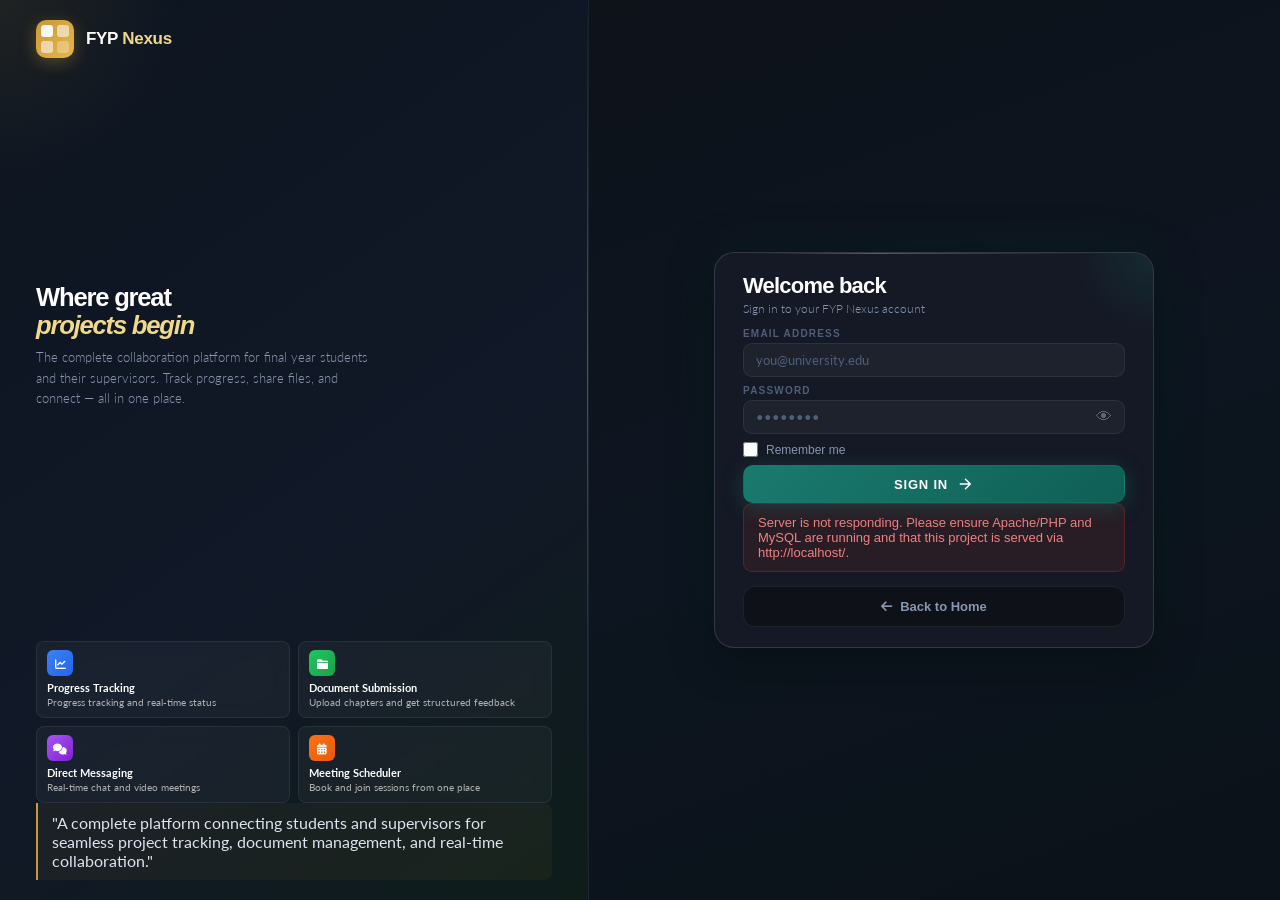
<file: FYP/login.html>
<!DOCTYPE html>
<html lang="en">
<head>
<meta charset="UTF-8">
<meta name="viewport" content="width=device-width, initial-scale=1.0">
<title>FYP Nexus — Login</title>
<link rel="preconnect" href="https://fonts.googleapis.com">
<link rel="preconnect" href="https://api.fontshare.com">
<link rel="stylesheet" href="https://cdnjs.cloudflare.com/ajax/libs/font-awesome/6.0.0/css/all.min.css">
<link href="https://api.fontshare.com/v2/css?f[]=clash-display@200,300,400,500,600,700&display=swap" rel="stylesheet">
<link href="https://fonts.googleapis.com/css2?family=Lato:ital,wght@0,300;0,400;0,700&display=swap" rel="stylesheet">
<link rel="stylesheet" href="css/auth.css">
<link rel="stylesheet" href="css/auth-mobile-fixes.css">
<link rel="stylesheet" href="css/mobile.css">
</head>
<body>

<!-- Animated background -->
<div class="bg-canvas">
  <div class="orb orb1"></div>
  <div class="orb orb2"></div>
  <div class="orb orb3"></div>
  <div class="grid-overlay"></div>
</div>
<div class="auth-wrap">
  <!-- Left Panel -->
  <div class="panel-left">
    <a class="brand" href="index.html" aria-label="Go to FYP Nexus home">
      <div class="brand-icon">
        <svg width="28" height="28" viewBox="0 0 28 28" fill="none">
          <rect width="12" height="12" rx="3" fill="white"/>
          <rect x="16" width="12" height="12" rx="3" fill="white" opacity=".6"/>
          <rect y="16" width="12" height="12" rx="3" fill="white" opacity=".6"/>
          <rect x="16" y="16" width="12" height="12" rx="3" fill="white" opacity=".3"/>
        </svg>
      </div>
      <span class="brand-name">FYP <strong>Nexus</strong></span>
    </a>

    <div class="hero-text">
      <h1>Where great<br><em>projects begin</em></h1>
      <p>The complete collaboration platform for final year students and their supervisors. Track progress, share files, and connect — all in one place.</p>
    </div>

    
<div class="feature-grid">

  <div class="feat-card">
    <div class="feat-icon blue"><i class="fas fa-chart-line"></i></div>
    <h3>Progress Tracking</h3>
    <p>Progress tracking and real-time status</p>
  </div>

  <div class="feat-card">
    <div class="feat-icon green"><i class="fas fa-folder"></i></div>
    <h3>Document Submission</h3>
    <p>Upload chapters and get structured feedback</p>
  </div>

  <div class="feat-card">
    <div class="feat-icon purple"><i class="fas fa-comments"></i></div>
    <h3>Direct Messaging</h3>
    <p>Real-time chat and video meetings</p>
  </div>

  <div class="feat-card">
    <div class="feat-icon orange"><i class="fas fa-calendar-alt"></i></div>
    <h3>Meeting Scheduler</h3>
    <p>Book and join sessions from one place</p>
  </div>

</div>




    <div class="panel-quote">
      "A complete platform connecting students and supervisors for seamless project tracking, document management, and real-time collaboration."

    </div>
  </div>

  <!-- Right Panel — Auth Form -->
  <div class="panel-right">
    <div class="auth-card">

      <!-- LOGIN -->
      <div id="form-login" class="auth-form active">
        <form onsubmit="event.preventDefault(); doLogin();" novalidate>
          <div class="form-head">
            <h2>Welcome back</h2>
            <p>Sign in to your FYP Nexus account</p>
          </div>
          <div class="field-group">
            <label for="l-email">Email address</label>
            <input type="email" id="l-email" placeholder="you@university.edu" autocomplete="email" required>
          </div>
          <div class="field-group">
            <label for="l-pass">Password</label>
            <div class="pass-wrap">
              <input type="password" id="l-pass" placeholder="••••••••" autocomplete="current-password" required>
              <button class="pass-toggle" type="button" onclick="togglePass('l-pass')" aria-label="Show or hide password">👁</button>
            </div>
          </div>
          <div class="form-extras">
            <label class="remember-label">
              <input type="checkbox" id="l-remember">
              <span>Remember me</span>
            </label>
          </div>
          <button class="btn-submit" type="submit">
            <span>Sign In</span>
            <svg width="18" height="18" fill="none" stroke="currentColor" stroke-width="2" viewBox="0 0 24 24"><path d="M5 12h14M12 5l7 7-7 7"/></svg>
          </button>
          <div class="auth-error" id="login-error" aria-live="polite"></div>
          <a href="index.html" class="home-btn">
            <i class="fas fa-arrow-left"></i> Back to Home
          </a>
        </form>
      </div>

    </div>
  </div>
</div>

<div id="toast" class="toast"></div>

<script src="js/auth.js"></script>
</body>
</html>
</file>
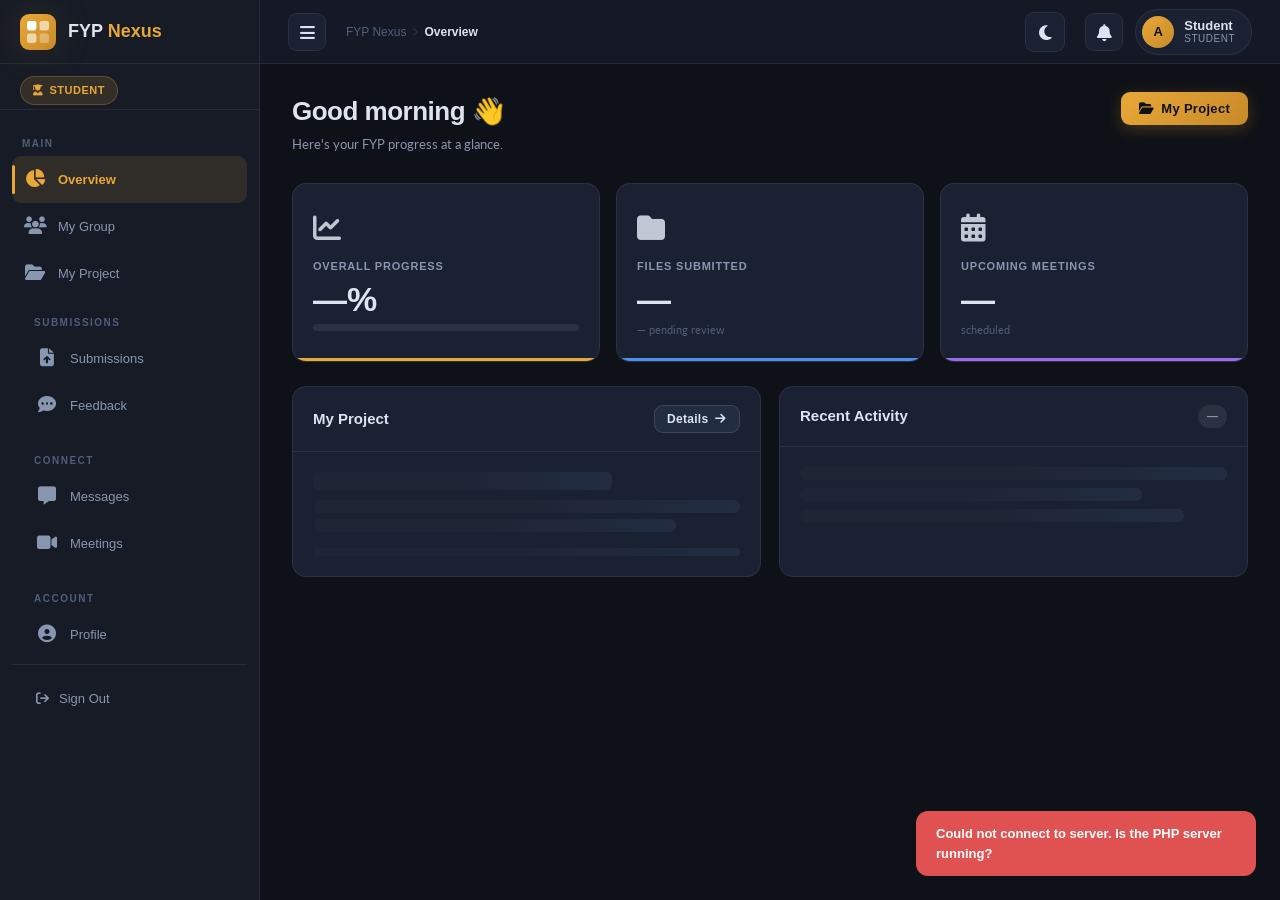
<file: FYP/student-dashboard.html>
<!DOCTYPE html>
<html lang="en">
<head>
<meta charset="UTF-8">
<meta name="viewport" content="width=device-width, initial-scale=1.0">
<title>FYP Nexus — Student Dashboard</title>
<link rel="preconnect" href="https://fonts.googleapis.com">
<link rel="preconnect" href="https://api.fontshare.com">
<link href="https://api.fontshare.com/v2/css?f[]=clash-display@200,300,400,500,600,700&display=swap" rel="stylesheet">
<link href="https://fonts.googleapis.com/css2?family=Lato:ital,wght@0,300;0,400;0,700&display=swap" rel="stylesheet">
<link rel="stylesheet" href="https://cdnjs.cloudflare.com/ajax/libs/font-awesome/6.5.0/css/all.min.css">
<link rel="stylesheet" href="css/dashboard.css">
<link rel="stylesheet" href="css/student.css">
<link rel="stylesheet" href="css/dashboard-mobile-fixes.css">
</head>
<body>

<div id="app-shell">

  <!-- ══ SIDEBAR ══════════════════════════════════════ -->
  <aside id="sidebar">
    <div class="sidebar-brand">
      <div class="sidebar-logo">
        <svg width="22" height="22" viewBox="0 0 28 28" fill="none">
          <rect width="12" height="12" rx="3" fill="white"/>
          <rect x="16" width="12" height="12" rx="3" fill="white" opacity=".6"/>
          <rect y="16" width="12" height="12" rx="3" fill="white" opacity=".6"/>
          <rect x="16" y="16" width="12" height="12" rx="3" fill="white" opacity=".3"/>
        </svg>
      </div>
      <span class="brand-title">FYP <span>Nexus</span></span>
    </div>
    
    <div class="role-badge-wrap">
      <span class="role-badge-student"><i class="fas fa-user-graduate"></i> Student</span>
    </div>

    <div class="sidebar-section">
      <div class="sidebar-section-label">Main</div>
      <a class="nav-item active" data-page="overview" onclick="navigate('overview')">
        <span class="nav-icon"><i class="fas fa-chart-pie"></i></span>Overview
      </a>
      <a class="nav-item" data-page="group" onclick="navigate('group')">
        <span class="nav-icon"><i class="fas fa-users"></i></span>My Group
      </a>
      <a class="nav-item" data-page="project" onclick="navigate('project')">
        <span class="nav-icon"><i class="fas fa-folder-open"></i></span>My Project
      </a>
      

    <div class="sidebar-section">
      <div class="sidebar-section-label">Submissions</div>
      <a class="nav-item" data-page="submissions" onclick="navigate('submissions')">
        <span class="nav-icon"><i class="fas fa-file-arrow-up"></i></span>Submissions
        <span class="nav-badge teal" id="badge-submissions" style="display:none">0</span>
      </a>
      <a class="nav-item" data-page="feedback" onclick="navigate('feedback')">
        <span class="nav-icon"><i class="fas fa-comment-dots"></i></span>Feedback
        <span class="nav-badge warn" id="badge-feedback" style="display:none">0</span>
      </a>
    </div>

    <div class="sidebar-section">
      <div class="sidebar-section-label">Connect</div>
      <a class="nav-item" data-page="messages" onclick="navigate('messages')">
        <span class="nav-icon"><i class="fas fa-message"></i></span>Messages
        <span class="nav-badge" id="badge-messages" style="display:none">0</span>
      </a>
      <a class="nav-item" data-page="meetings" onclick="navigate('meetings')">
        <span class="nav-icon"><i class="fas fa-video"></i></span>Meetings
        <span class="nav-badge teal" id="badge-meetings" style="display:none">0</span>
      </a>
    </div>

    <div class="sidebar-section">
      <div class="sidebar-section-label">Account</div>
      <a class="nav-item" data-page="profile" onclick="navigate('profile')">
        <span class="nav-icon"><i class="fas fa-user-circle"></i></span>Profile
      </a>
    </div>

    <div class="sidebar-bottom">
      <button class="btn-logout" onclick="doLogout()">
        <i class="fas fa-arrow-right-from-bracket"></i> Sign Out
      </button>
    </div>
  </aside>

  <!-- ══ TOPBAR ════════════════════════════════════════ -->
  <header id="topbar">
    <div class="topbar-left">
      <button class="topbar-btn" onclick="toggleSidebar()"><i class="fas fa-bars"></i></button>
      <div class="page-breadcrumb">
        <span>FYP Nexus</span>
        <i class="fas fa-chevron-right" style="font-size:9px;opacity:.4;"></i>
        <span class="cur" id="breadcrumb-label">Overview</span>
      </div>
    </div>
    <div class="topbar-right">
      <button class="topbar-btn theme-toggle" id="theme-toggle" onclick="toggleTheme()" title="Toggle theme">
        <i class="fas fa-moon"></i>
      </button>
      <div style="position:relative;">
        <button class="topbar-btn" id="notif-btn" onclick="toggleNotif()">
          <i class="fas fa-bell"></i>
          <span class="notif-badge" id="notif-count" style="display:none">0</span>
        </button>
        <div class="notif-dropdown" id="notif-dropdown">
          <div class="notif-hdr">
            <span style="font-weight:700;font-size:14px;">Notifications</span>
            <button onclick="markAllRead()" style="background:none;border:none;color:var(--amber);font-size:12px;cursor:pointer;font-weight:700;">Mark all read</button>
          </div>
          <div class="notif-list" id="notif-list">
            <div style="padding:24px;text-align:center;color:var(--txt3);font-size:13px;">No notifications</div>
          </div>
        </div>
      </div>
      <div class="user-chip" onclick="navigate('profile')">
        <div class="avatar avatar-amber" id="topbar-avatar">A</div>
        <div class="user-chip-info">
          <div class="user-chip-name" id="topbar-name">Student</div>
          <div class="user-chip-role">Student</div>
        </div>
      </div>
    </div>
  </header>

  <!-- ══ MAIN CONTENT ══════════════════════════════════ -->
  <main id="main-content">

    <!-- ════════════════════════════════════════════════
         PAGE: OVERVIEW
    ════════════════════════════════════════════════ -->
    <section class="page active" id="page-overview">
      <div class="page-hdr">
        <div class="page-title-block">
          <h2 id="greeting">Good morning 👋</h2>
          <p id="greeting-sub">Here's your FYP progress at a glance.</p>
        </div>
        <div style="display:flex;gap:10px;">
          <button class="btn btn-amber" onclick="navigate('project')">
            <i class="fas fa-folder-open"></i> My Project
          </button>
        </div>
      </div>

      <!-- Problem alert banner — shown when project has flagged issues -->
      <div class="alert-banner" id="problem-alert" style="display:none;">
        <i class="fas fa-triangle-exclamation"></i>
        <div>
          <strong id="problem-alert-title">Action Required</strong>
          <span id="problem-alert-body"></span>
        </div>
        <button onclick="dismissAlert()" style="background:none;border:none;color:inherit;cursor:pointer;margin-left:auto;"><i class="fas fa-times"></i></button>
      </div>

      <!-- KPI stats -->
      <div class="stats-grid">
        <div class="stat-card amber">
          <div class="stat-icon"><i class="fas fa-chart-line"></i></div>
          <div class="stat-label">Overall Progress</div>
          <div class="stat-value" id="stat-progress">—%</div>
          <div class="progress-wrap">
            <div class="progress-bar"><div class="progress-fill" id="stat-progress-bar" style="width:0%"></div></div>
          </div>
        </div>

        <div class="stat-card blue">
          <div class="stat-icon"><i class="fas fa-folder"></i></div>
          <div class="stat-label">Files Submitted</div>
          <div class="stat-value" id="stat-files">—</div>
          <div class="stat-sub" id="stat-files-sub">— pending review</div>
        </div>

        <div class="stat-card purple">
          <div class="stat-icon"><i class="fas fa-calendar-alt"></i></div>
          <div class="stat-label">Upcoming Meetings</div>
          <div class="stat-value" id="stat-meetings">—</div>
          <div class="stat-sub" id="stat-meetings-sub">scheduled</div>
        </div>
      </div>

      <!-- Project summary + activity -->
      <div class="grid-2" style="margin-top:4px;">
        <div class="card" id="overview-project-card">
          <div class="card-hdr">
            <span class="card-title">My Project</span>
            <button class="btn btn-ghost btn-sm" onclick="navigate('project')">Details <i class="fas fa-arrow-right"></i></button>
          </div>
          <div class="card-body" id="overview-project-body">
            <div class="skeleton" style="height:18px;width:70%;margin-bottom:10px;"></div>
            <div class="skeleton" style="height:13px;width:100%;margin-bottom:6px;"></div>
            <div class="skeleton" style="height:13px;width:85%;margin-bottom:16px;"></div>
            <div class="skeleton" style="height:8px;width:100%;border-radius:99px;"></div>
          </div>
        </div>

        <div class="card">
          <div class="card-hdr">
            <span class="card-title">Recent Activity</span>
            <span class="badge badge-gray" id="activity-count">—</span>
          </div>
          <div class="card-body" style="padding:0;" id="activity-feed">
            <div style="padding:20px;">
              <div class="skeleton" style="height:13px;width:100%;margin-bottom:8px;"></div>
              <div class="skeleton" style="height:13px;width:80%;margin-bottom:8px;"></div>
              <div class="skeleton" style="height:13px;width:90%;"></div>
            </div>
          </div>
        </div>
      </div>


    </section>

    <!-- ════════════════════════════════════════════════
         PAGE: MY GROUP
    ════════════════════════════════════════════════ -->
    <section class="page" id="page-group">
      <div class="page-hdr">
        <div class="page-title-block">
          <h2><i class="fas fa-users" style="margin-right:10px;color:var(--teal);"></i>My Group</h2>
          <p>View your assigned project group, shared workspace, supervisor details, and team members.</p>
        </div>
      </div>

      <div id="group-empty-state" class="empty-state" style="display:none;"></div>

      <div id="group-dashboard" style="display:none;">
        <div class="grid-2" style="margin-bottom:18px;">
          <div class="card">
            <div class="card-hdr"><span class="card-title">My Group</span></div>
            <div class="card-body" id="group-overview"></div>
          </div>
          <div class="card">
            <div class="card-hdr"><span class="card-title">Group Members</span></div>
            <div class="card-body" id="group-members"></div>
          </div>
        </div>

        <div class="grid-2" style="margin-bottom:18px;">
          <div class="card">
            <div class="card-hdr"><span class="card-title">Shared Project Workspace</span></div>
            <div class="card-body" id="group-workspace"></div>
          </div>
          <div class="card">
            <div class="card-hdr"><span class="card-title">Supervisor Information</span></div>
            <div class="card-body" id="group-supervisor"></div>
          </div>
        </div>

        <div class="grid-2">
          <div class="card">
            <div class="card-hdr"><span class="card-title">Supervisor Feedback</span></div>
            <div class="card-body" id="group-feedback"></div>
          </div>
          <div class="card">
            <div class="card-hdr"><span class="card-title">Meetings & Notifications</span></div>
            <div class="card-body" id="group-updates"></div>
          </div>
        </div>
      </div>
    </section>

    <!-- ════════════════════════════════════════════════
         PAGE: MY PROJECT
    ════════════════════════════════════════════════ -->
    <section class="page" id="page-project">
      <div class="page-hdr">
        <div class="page-title-block">
          <h2>My Project</h2>
          <p>Manage your project details, progress, and supervisor assignment.</p>
        </div>
        <div style="display:flex;gap:10px;">
          <button class="btn btn-ghost" id="btn-edit-project" onclick="openEditProject()" style="display:none;">
            <i class="fas fa-pen"></i> Edit
          </button>
          <button class="btn btn-amber" id="btn-create-project" onclick="openCreateProject()" style="display:none;">
            <i class="fas fa-plus"></i> Create Project
          </button>
        </div>
      </div>

      <div class="empty-state" id="no-project-state" style="display:none;">
        <div class="empty-icon">📂</div>
        <h4>No Project Yet</h4>
        <p>Create your FYP project to begin tracking your progress and submitting work.</p>
        <button class="btn btn-amber" style="margin-top:18px;" onclick="openCreateProject()">
          <i class="fas fa-plus"></i> Create Project
        </button>
      </div>

      <div id="project-details" style="display:none;">
        <div class="grid-2" style="margin-bottom:18px;">
          <div class="card">
            <div class="card-hdr">
              <span class="card-title">Project Details</span>
              <span class="badge" id="proj-status-badge"></span>
            </div>
            <div class="card-body">
              <h3 id="proj-title" style="font-family:var(--ff-display);font-size:20px;margin-bottom:8px;"></h3>
              <p id="proj-description" style="color:var(--txt2);font-size:13px;line-height:1.6;margin-bottom:16px;"></p>
              <div class="proj-meta-grid">
                <div class="proj-meta-item"><span class="proj-meta-label">Category</span><span class="proj-meta-val" id="proj-category">—</span></div>
                <div class="proj-meta-item"><span class="proj-meta-label">Start Date</span><span class="proj-meta-val" id="proj-start">—</span></div>
                <div class="proj-meta-item"><span class="proj-meta-label">Deadline</span><span class="proj-meta-val" id="proj-deadline">—</span></div>
                <div class="proj-meta-item"><span class="proj-meta-label">Tags</span><span class="proj-meta-val" id="proj-tags">—</span></div>
              </div>
              <div class="progress-wrap" style="margin-top:16px;">
                <div class="progress-label">
                  <span>Overall Progress</span>
                  <span id="proj-progress-label">0%</span>
                </div>
                <div class="progress-bar">
                  <div class="progress-fill" id="proj-progress-bar" style="width:0%"></div>
                </div>
              </div>
            </div>
          </div>

          <div class="card">
            <div class="card-hdr"><span class="card-title">Supervisor</span></div>
            <div class="card-body" id="supervisor-card-body">
              <div class="supervisor-profile">
                <div class="avatar avatar-teal" id="sup-avatar" style="width:52px;height:52px;font-size:20px;margin-right:14px;">S</div>
                <div>
                  <div style="font-weight:700;font-size:15px;margin-bottom:3px;" id="sup-name">—</div>
                  <div style="font-size:12px;color:var(--txt2);" id="sup-dept">—</div>
                  <div style="font-size:12px;color:var(--txt3);margin-top:3px;" id="sup-email">—</div>
                </div>
              </div>
              <div style="margin-top:16px;display:flex;gap:8px;">
                <button class="btn btn-teal btn-sm" onclick="navigate('messages')"><i class="fas fa-message"></i> Message</button>
                <button class="btn btn-ghost btn-sm" onclick="navigate('meetings')"><i class="fas fa-video"></i> Schedule Meeting</button>
              </div>
            </div>
          </div>
        </div>

        <!-- Project objectives (drawn from thesis FR list) -->
        <div class="card">
          <div class="card-hdr">
            <span class="card-title">Project Objectives Checklist</span>
            <span class="badge badge-gray" id="objectives-progress-label">—</span>
          </div>
          <div class="card-body" id="objectives-checklist">
            <div class="skeleton" style="height:40px;margin-bottom:8px;border-radius:9px;"></div>
            <div class="skeleton" style="height:40px;margin-bottom:8px;border-radius:9px;"></div>
            <div class="skeleton" style="height:40px;border-radius:9px;"></div>
          </div>
        </div>
      </div>
    </section>

  

    <!-- ════════════════════════════════════════════════
         PAGE: SUBMISSIONS
    ════════════════════════════════════════════════ -->
    <section class="page" id="page-submissions">
      <div class="page-hdr">
        <div class="page-title-block">
          <h2>Submissions</h2>
          <p>All submitted files are stored securely and can be retrieved at any time.</p>
        </div>
        <button class="btn btn-amber" onclick="openUploadModal()">
          <i class="fas fa-cloud-arrow-up"></i> Upload File
        </button>
      </div>

      <!-- Security notice (addresses document loss problem from thesis) -->
      <div class="info-banner">
        <i class="fas fa-shield-halved"></i>
        <span>All files are stored in a centralized, secure database. No submission can be lost or misplaced.</span>
      </div>

      <div class="file-drop-zone" id="drop-zone" onclick="document.getElementById('file-input-hidden').click()">
        <input type="file" id="file-input-hidden" multiple style="display:none;" onchange="handleDroppedFiles(this.files)">
        <div class="drop-icon"><i class="fas fa-upload"></i></div>
        <p>Drop files here or click to upload</p>
        <small>PDF, DOCX, ZIP, PPT, XLS — max 50MB per file</small>
      </div>

      <div class="card" style="margin-top:18px;">
        <div class="card-hdr">
          <span class="card-title">Submitted Files</span>
          <select class="filter-select-sm" id="files-filter" onchange="filterFiles()">
            <option value="">All Statuses</option>
            <option value="pending">Pending Review</option>
            <option value="approved">Approved</option>
            <option value="revision">Needs Revision</option>
          </select>
        </div>
        <div class="card-body" style="padding:12px 16px;" id="files-list">
          <div class="skeleton" style="height:58px;border-radius:9px;margin-bottom:8px;"></div>
          <div class="skeleton" style="height:58px;border-radius:9px;margin-bottom:8px;"></div>
          <div class="skeleton" style="height:58px;border-radius:9px;"></div>
        </div>
      </div>
    </section>

    <!-- ════════════════════════════════════════════════
         PAGE: FEEDBACK
    ════════════════════════════════════════════════ -->
    <section class="page" id="page-feedback">
      <div class="page-hdr">
        <div class="page-title-block">
          <h2>Feedback</h2>
          <p>Review comments, grades, and revision requests from your supervisor.</p>
        </div>
      </div>

      <div class="feedback-stats" id="feedback-stats">
        <div class="fb-stat green"><i class="fas fa-circle-check"></i><span id="fb-approved">0</span><small>Approved</small></div>
        <div class="fb-stat amber"><i class="fas fa-rotate"></i><span id="fb-revision">0</span><small>Needs Revision</small></div>
        <div class="fb-stat gray"><i class="fas fa-clock"></i><span id="fb-pending">0</span><small>Awaiting Review</small></div>
      </div>

      <!-- Revision alert -->
      <div class="alert-banner alert-amber" id="revision-alert" style="display:none;">
        <i class="fas fa-rotate"></i>
        <div><strong>Revision Required</strong> <span id="revision-alert-body">You have submissions that need to be revised and resubmitted.</span></div>
        <button class="btn btn-amber btn-sm" onclick="navigate('submissions')" style="margin-left:auto;">View Files</button>
      </div>

      <div class="card" style="margin-top:0;">
        <div class="card-hdr"><span class="card-title">Reviewed Submissions</span></div>
        <div id="feedback-list" style="padding:12px 16px;">
          <div class="skeleton" style="height:80px;border-radius:9px;margin-bottom:8px;"></div>
          <div class="skeleton" style="height:80px;border-radius:9px;"></div>
        </div>
      </div>
    </section>

    <!-- ════════════════════════════════════════════════
         PAGE: MESSAGES
    ════════════════════════════════════════════════ -->
    <section class="page" id="page-messages">
      <div class="page-hdr" style="margin-bottom:16px;">
        <div class="page-title-block">
          <h2>Messages</h2>
          <p>Direct communication channel with your supervisor — all messages are recorded.</p>
        </div>
      </div>

      <div class="chat-layout">
        <div class="chat-sidebar">
          <div class="chat-sidebar-hdr">
            <i class="fas fa-message" style="margin-right:8px;color:var(--amber);"></i> Conversations
          </div>
          <div class="chat-contacts" id="chat-contacts">
            <div style="padding:20px;text-align:center;color:var(--txt3);font-size:13px;">Loading…</div>
          </div>
        </div>

        <div class="chat-main" id="chat-main">
          <div class="chat-topbar" id="chat-topbar">
            <div style="display:flex;align-items:center;gap:10px;">
              <div class="avatar avatar-teal" id="chat-partner-avatar">?</div>
              <div>
                <div style="font-weight:700;font-size:13px;" id="chat-partner-name">Select a conversation</div>
                <div style="font-size:11px;color:var(--txt3);" id="chat-partner-status">—</div>
              </div>
            </div>
            <button class="btn btn-teal btn-sm" onclick="startVideoCall()" id="btn-video-call" style="display:none;">
              <i class="fas fa-video"></i> Video Call
            </button>
          </div>
          <div class="chat-messages" id="chat-messages">
            <div class="empty-state" style="margin:auto;">
              <div class="empty-icon"></div>
              <h4>No conversation selected</h4>
              <p>Choose a contact on the left to start messaging.</p>
            </div>
          </div>
          <div class="chat-input-row" id="chat-input-row" style="display:none;">
            <textarea class="chat-input" id="chat-input" placeholder="Type a message…" rows="1" onkeydown="chatKeydown(event)"></textarea>
            <button class="btn btn-amber" onclick="sendMessage()"><i class="fas fa-paper-plane"></i></button>
          </div>
        </div>
      </div>
    </section>

    <!-- ════════════════════════════════════════════════
         PAGE: MEETINGS
    ════════════════════════════════════════════════ -->
    <section class="page" id="page-meetings">
      <div class="page-hdr">
        <div class="page-title-block">
          <h2>Meetings</h2>
          <p>Schedule in-person, phone, or video meetings with your supervisor.</p>
        </div>
        <button class="btn btn-amber" onclick="openScheduleMeeting()">
          <i class="fas fa-plus"></i> Schedule Meeting
        </button>
      </div>

      <div class="card" style="margin-bottom:18px;">
        <div class="card-hdr">
          <span class="card-title">Upcoming Meetings</span>
          <span class="badge badge-teal" id="upcoming-count">0</span>
        </div>
        <div id="upcoming-meetings" style="padding:12px 16px;">
          <div class="skeleton" style="height:70px;border-radius:9px;margin-bottom:8px;"></div>
          <div class="skeleton" style="height:70px;border-radius:9px;"></div>
        </div>
      </div>

      <div class="card">
        <div class="card-hdr"><span class="card-title">Past Meetings</span></div>
        <div id="past-meetings" style="padding:12px 16px;">
          <div class="skeleton" style="height:60px;border-radius:9px;"></div>
        </div>
      </div>
    </section>

    <!-- ════════════════════════════════════════════════
         PAGE: PROFILE
    ════════════════════════════════════════════════ -->
    <section class="page" id="page-profile">
      <div class="page-hdr">
        <div class="page-title-block">
          <h2>My Profile</h2>
          <p>Manage your personal information and account settings.</p>
        </div>
      </div>

      <div class="grid-2">
        <div class="card">
          <div class="card-hdr"><span class="card-title">Personal Info</span></div>
          <div class="card-body">
            <div class="profile-avatar-section">
              <div class="profile-avatar-wrap">
                <div class="avatar avatar-amber" id="profile-avatar-display" style="width:72px;height:72px;font-size:28px;">A</div>
                <label class="avatar-upload-btn" for="avatar-file-input" title="Change photo">
                  <i class="fas fa-camera"></i>
                </label>
                <input type="file" id="avatar-file-input" accept="image/*" onchange="uploadAvatar(this)" style="display:none;">
              </div>
              <div>
                <div style="font-family:var(--ff-display);font-size:20px;font-weight:700;" id="profile-name-display">—</div>
                <div style="font-size:12px;color:var(--txt2);margin-top:3px;" id="profile-id-display">—</div>
                <span class="badge badge-amber" style="margin-top:6px;">Student</span>
              </div>
            </div>

            <form id="profile-form" onsubmit="saveProfile(event)" style="margin-top:20px;">
              <div class="form-group"><label>Full Name</label><input type="text" id="pf-name" required></div>
              <div class="form-group"><label>Email</label><input type="email" id="pf-email" readonly style="opacity:.6;cursor:not-allowed;"></div>
              <div class="grid-2" style="gap:12px;">
                <div class="form-group">
                  <label>Department</label>
                  <select id="pf-dept">
                    <option value="">Select department</option>
                    <option>Computer Science</option>
                    <option>Engineering</option>
                    <option>Information Technology</option>
                    <option>Data Science</option>
                    <option>Cybersecurity</option>
                    <option>Mathematics</option>
                  </select>
                </div>
                <div class="form-group"><label>Phone</label><input type="text" id="pf-phone" placeholder="+233 XX XXX XXXX"></div>
              </div>
              <div class="form-group"><label>Bio</label><textarea id="pf-bio" placeholder="Tell your supervisor a bit about yourself…" rows="3"></textarea></div>
              <button type="submit" class="btn btn-amber btn-full"><i class="fas fa-floppy-disk"></i> Save Changes</button>
            </form>
          </div>
        </div>

        <div>
          <div class="card" style="margin-bottom:16px;">
            <div class="card-hdr"><span class="card-title">Account Details</span></div>
            <div class="card-body">
              <div class="info-row"><span>Student ID</span><strong id="info-student-id">—</strong></div>
              <div class="info-row"><span>Email</span><strong id="info-email">—</strong></div>
              <div class="info-row"><span>Department</span><strong id="info-dept">—</strong></div>
              <div class="info-row"><span>Role</span><strong>Student</strong></div>
              <div class="info-row"><span>Member Since</span><strong id="info-since">—</strong></div>
            </div>
          </div>

          <div class="card">
            <div class="card-hdr"><span class="card-title">Change Password</span></div>
            <div class="card-body">
              <form onsubmit="changePassword(event)">
                <div class="form-group"><label>Current Password</label><input type="password" id="pw-current" placeholder="••••••••"></div>
                <div class="form-group"><label>New Password</label><input type="password" id="pw-new" placeholder="Min. 8 characters"></div>
                <div class="form-group"><label>Confirm New Password</label><input type="password" id="pw-confirm" placeholder="Repeat new password"></div>
                <button type="submit" class="btn btn-ghost btn-full"><i class="fas fa-lock"></i> Update Password</button>
              </form>
            </div>
          </div>
        </div>
      </div>
    </section>

  </main>
</div>

<!-- ══ VIDEO CALL OVERLAY ══════════════════════════ -->
<div id="video-overlay">
  <div class="vc-topbar">
    <div>
      <div class="vc-title" id="vc-title">Video Call</div>
      <div class="vc-status"><span class="dot"></span><span id="vc-status-txt">Connecting…</span></div>
    </div>
    <div class="vc-timer" id="vc-timer">00:00</div>
  </div>
  <div class="vc-body" id="vc-body">
    <div class="vc-pane" id="vc-local">
      <video id="local-video" autoplay muted playsinline></video>
      <div class="vc-avatar" id="vc-local-placeholder">🎓</div>
      <div class="vc-pane-name" id="vc-local-name">You</div>
    </div>
    <div class="vc-pane" id="vc-remote">
      <video id="remote-video" autoplay playsinline></video>
      <div class="vc-avatar" id="vc-remote-placeholder">👨‍🏫</div>
      <div class="vc-pane-name" id="vc-remote-name">Supervisor</div>
    </div>
  </div>
  <div class="vc-controls">
    <div class="vc-btn-wrap">
      <button class="vc-btn vc-btn-on" id="btn-mic" onclick="toggleMic()"><i class="fas fa-microphone"></i></button>
      <span class="vc-btn-label">Mic</span>
    </div>
    <div class="vc-btn-wrap">
      <button class="vc-btn vc-btn-on" id="btn-cam" onclick="toggleCam()"><i class="fas fa-video"></i></button>
      <span class="vc-btn-label">Camera</span>
    </div>
    <div class="vc-btn-wrap">
      <button class="vc-btn vc-btn-default" onclick="toggleScreen()"><i class="fas fa-display"></i></button>
      <span class="vc-btn-label">Share</span>
    </div>
    <div class="vc-btn-wrap">
      <button class="vc-btn vc-btn-end" onclick="endCall()"><i class="fas fa-phone-slash"></i></button>
      <span class="vc-btn-label">End Call</span>
    </div>
  </div>
</div>

<!-- ══ MODALS ════════════════════════════════════════ -->

<!-- Create Project -->
<div class="modal-overlay" id="modal-create-project">
  <div class="modal">
    <div class="modal-hdr"><span class="modal-title">Create New Project</span><button class="modal-close" onclick="closeModal('modal-create-project')">✕</button></div>
    <div class="form-group"><label>Project Title *</label><input type="text" id="cp-title" placeholder="e.g. AI-Based Attendance System"></div>
    <div class="form-group"><label>Description</label><textarea id="cp-desc" placeholder="Briefly describe your project goals and scope…" rows="3"></textarea></div>
    <div class="grid-2" style="gap:12px;">
      <div class="form-group">
        <label>Category</label>
        <select id="cp-category">
          <option value="">Select category</option>
          <option>Artificial Intelligence</option><option>Web Development</option>
          <option>Mobile Development</option><option>IoT &amp; Embedded Systems</option>
          <option>Cybersecurity</option><option>Data Science</option>
          <option>Networking</option><option>Other</option>
        </select>
      </div>
      <div class="form-group"><label>Deadline</label><input type="date" id="cp-deadline"></div>
    </div>
    <div class="form-group"><label>Supervisor Email</label><input type="email" id="cp-supervisor" placeholder="supervisor@university.edu"></div>
    <div class="form-group"><label>Tags</label><input type="text" id="cp-tags" placeholder="e.g. AI, Python, Deep Learning"></div>
    <div class="modal-footer">
      <button class="btn btn-ghost" onclick="closeModal('modal-create-project')">Cancel</button>
      <button class="btn btn-amber" onclick="createProject()"><i class="fas fa-plus"></i> Create Project</button>
    </div>
  </div>
</div>

<!-- Edit Project -->
<div class="modal-overlay" id="modal-edit-project">
  <div class="modal">
    <div class="modal-hdr"><span class="modal-title">Edit Project</span><button class="modal-close" onclick="closeModal('modal-edit-project')">✕</button></div>
    <div class="form-group"><label>Project Title *</label><input type="text" id="ep-title"></div>
    <div class="form-group"><label>Description</label><textarea id="ep-desc" rows="3"></textarea></div>
    <div class="grid-2" style="gap:12px;">
      <div class="form-group">
        <label>Category</label>
        <select id="ep-category">
          <option value="">Select category</option>
          <option>Artificial Intelligence</option><option>Web Development</option>
          <option>Mobile Development</option><option>IoT &amp; Embedded Systems</option>
          <option>Cybersecurity</option><option>Data Science</option>
          <option>Networking</option><option>Other</option>
        </select>
      </div>
      <div class="form-group"><label>Deadline</label><input type="date" id="ep-deadline"></div>
    </div>
    <div class="form-group"><label>Tags</label><input type="text" id="ep-tags"></div>
    <div class="modal-footer">
      <button class="btn btn-ghost" onclick="closeModal('modal-edit-project')">Cancel</button>
      <button class="btn btn-amber" onclick="saveEditProject()"><i class="fas fa-floppy-disk"></i> Save Changes</button>
    </div>
  </div>
</div>

<!-- Submit Proposal -->
<div class="modal-overlay" id="modal-proposal">
  <div class="modal" style="max-width:580px;">
    <div class="modal-hdr"><span class="modal-title">Submit Project Proposal</span><button class="modal-close" onclick="closeModal('modal-proposal')">✕</button></div>
    <div class="form-group"><label>Proposal Title *</label><input type="text" id="prop-title" placeholder="e.g. AI-Based University Attendance System"></div>
    <div class="form-group"><label>Problem Statement *</label><textarea id="prop-problem" placeholder="Describe the problem your project addresses…" rows="3"></textarea></div>
    <div class="form-group"><label>Aim &amp; Objectives *</label><textarea id="prop-objectives" placeholder="State your main aim and list your objectives…" rows="3"></textarea></div>
    <div class="form-group"><label>Proposed Methodology</label><textarea id="prop-method" placeholder="e.g. Waterfall SDLC — phases: analysis, design, implementation, testing, deployment…" rows="2"></textarea></div>
    <div class="form-group"><label>Notes / Additional Context</label><textarea id="prop-notes" placeholder="Any extra context for your supervisor…" rows="2"></textarea></div>
    <div class="form-group">
      <label>Attach Proposal Document *</label>
      <div class="file-drop-zone" id="proposal-drop-zone" style="padding:20px;" onclick="document.getElementById('proposal-file-input').click()">
        <input type="file" id="proposal-file-input" style="display:none;" accept=".pdf,.doc,.docx" onchange="previewProposalFile(this)">
        <div class="drop-icon" style="font-size:24px;">📎</div>
        <p id="proposal-file-label">Click to attach PDF or DOCX</p>
        <small>Max 50MB</small>
      </div>
    </div>
    <div class="modal-footer">
      <button class="btn btn-ghost" onclick="closeModal('modal-proposal')">Cancel</button>
      <button class="btn btn-amber" onclick="submitProposal()"><i class="fas fa-paper-plane"></i> Submit for Review</button>
    </div>
  </div>
</div>

<!-- Add Milestone -->
<div class="modal-overlay" id="modal-add-milestone">
  <div class="modal">
    <div class="modal-hdr"><span class="modal-title">Add Milestone</span><button class="modal-close" onclick="closeModal('modal-add-milestone')">✕</button></div>
    <div class="form-group"><label>Milestone Title *</label><input type="text" id="ms-title" placeholder="e.g. Literature Review"></div>
    <div class="form-group"><label>Description</label><textarea id="ms-desc" placeholder="What deliverables are required for this milestone…" rows="2"></textarea></div>
    <div class="form-group"><label>Due Date</label><input type="date" id="ms-due"></div>
    <div class="modal-footer">
      <button class="btn btn-ghost" onclick="closeModal('modal-add-milestone')">Cancel</button>
      <button class="btn btn-amber" onclick="addMilestone()"><i class="fas fa-plus"></i> Add Milestone</button>
    </div>
  </div>
</div>

<!-- Upload File -->
<div class="modal-overlay" id="modal-upload">
  <div class="modal">
    <div class="modal-hdr"><span class="modal-title">Submit File</span><button class="modal-close" onclick="closeModal('modal-upload')">✕</button></div>
    <div class="form-group"><label>Submission Title</label><input type="text" id="up-title" placeholder="e.g. Chapter 3 — System Design"></div>
    <div class="grid-2" style="gap:12px;">
      <div class="form-group">
        <label>Submission Type</label>
        <select id="up-type">
          <option value="chapter">Chapter</option>
          <option value="report">Report</option>
          <option value="code">Code</option>
          <option value="presentation">Presentation</option>
          <option value="other">Other</option>
        </select>
      </div>
      <div class="form-group">
        <label>Linked Milestone</label>
        <select id="up-milestone"><option value="">None</option></select>
      </div>
    </div>
    <div class="form-group"><label>Notes for Supervisor</label><textarea id="up-notes" placeholder="Context or instructions about this submission…" rows="2"></textarea></div>
    <div class="form-group">
      <label>File *</label>
      <div class="file-drop-zone" id="modal-drop-zone" style="padding:24px;" onclick="document.getElementById('modal-file-input').click()">
        <input type="file" id="modal-file-input" style="display:none;" onchange="previewUpload(this)">
        <div class="drop-icon" style="font-size:28px;">📎</div>
        <p id="upload-file-label">Click to select file</p>
        <small>Max 100MB</small>
      </div>
    </div>
    <div class="modal-footer">
      <button class="btn btn-ghost" onclick="closeModal('modal-upload')">Cancel</button>
      <button class="btn btn-amber" onclick="uploadFile()"><i class="fas fa-cloud-arrow-up"></i> Submit</button>
    </div>
  </div>
</div>

<!-- Schedule Meeting -->
<div class="modal-overlay" id="modal-meeting">
  <div class="modal">
    <div class="modal-hdr"><span class="modal-title">Schedule Meeting</span><button class="modal-close" onclick="closeModal('modal-meeting')">✕</button></div>
    <div class="form-group"><label>Meeting Title *</label><input type="text" id="mt-title" placeholder="e.g. Chapter 3 Review Session"></div>
    <div class="grid-2" style="gap:12px;">
      <div class="form-group">
        <label>Meeting Type</label>
        <select id="mt-type">
          <option value="video">Video Call</option>
          <option value="in_person">In Person</option>
          <option value="phone">Phone</option>
        </select>
      </div>
      <div class="form-group">
        <label>Duration</label>
        <select id="mt-duration">
          <option value="30">30 minutes</option>
          <option value="60" selected>1 hour</option>
          <option value="90">1.5 hours</option>
          <option value="120">2 hours</option>
        </select>
      </div>
    </div>
    <div class="form-group"><label>Date &amp; Time *</label><input type="datetime-local" id="mt-datetime"></div>
    <div class="form-group"><label>Agenda</label><textarea id="mt-agenda" placeholder="Topics to be discussed…" rows="2"></textarea></div>
    <div class="modal-footer">
      <button class="btn btn-ghost" onclick="closeModal('modal-meeting')">Cancel</button>
      <button class="btn btn-amber" onclick="scheduleMeeting()"><i class="fas fa-calendar-plus"></i> Schedule</button>
    </div>
  </div>
</div>

<!-- Feedback Detail -->
<div class="modal-overlay" id="modal-feedback-detail">
  <div class="modal">
    <div class="modal-hdr"><span class="modal-title">Feedback Detail</span><button class="modal-close" onclick="closeModal('modal-feedback-detail')">✕</button></div>
    <div id="feedback-detail-body"></div>
    <div class="modal-footer"><button class="btn btn-ghost" onclick="closeModal('modal-feedback-detail')">Close</button></div>
  </div>
</div>

<div id="toast"></div>
<script src="js/student.js"></script>
</body>
</html>
</file>
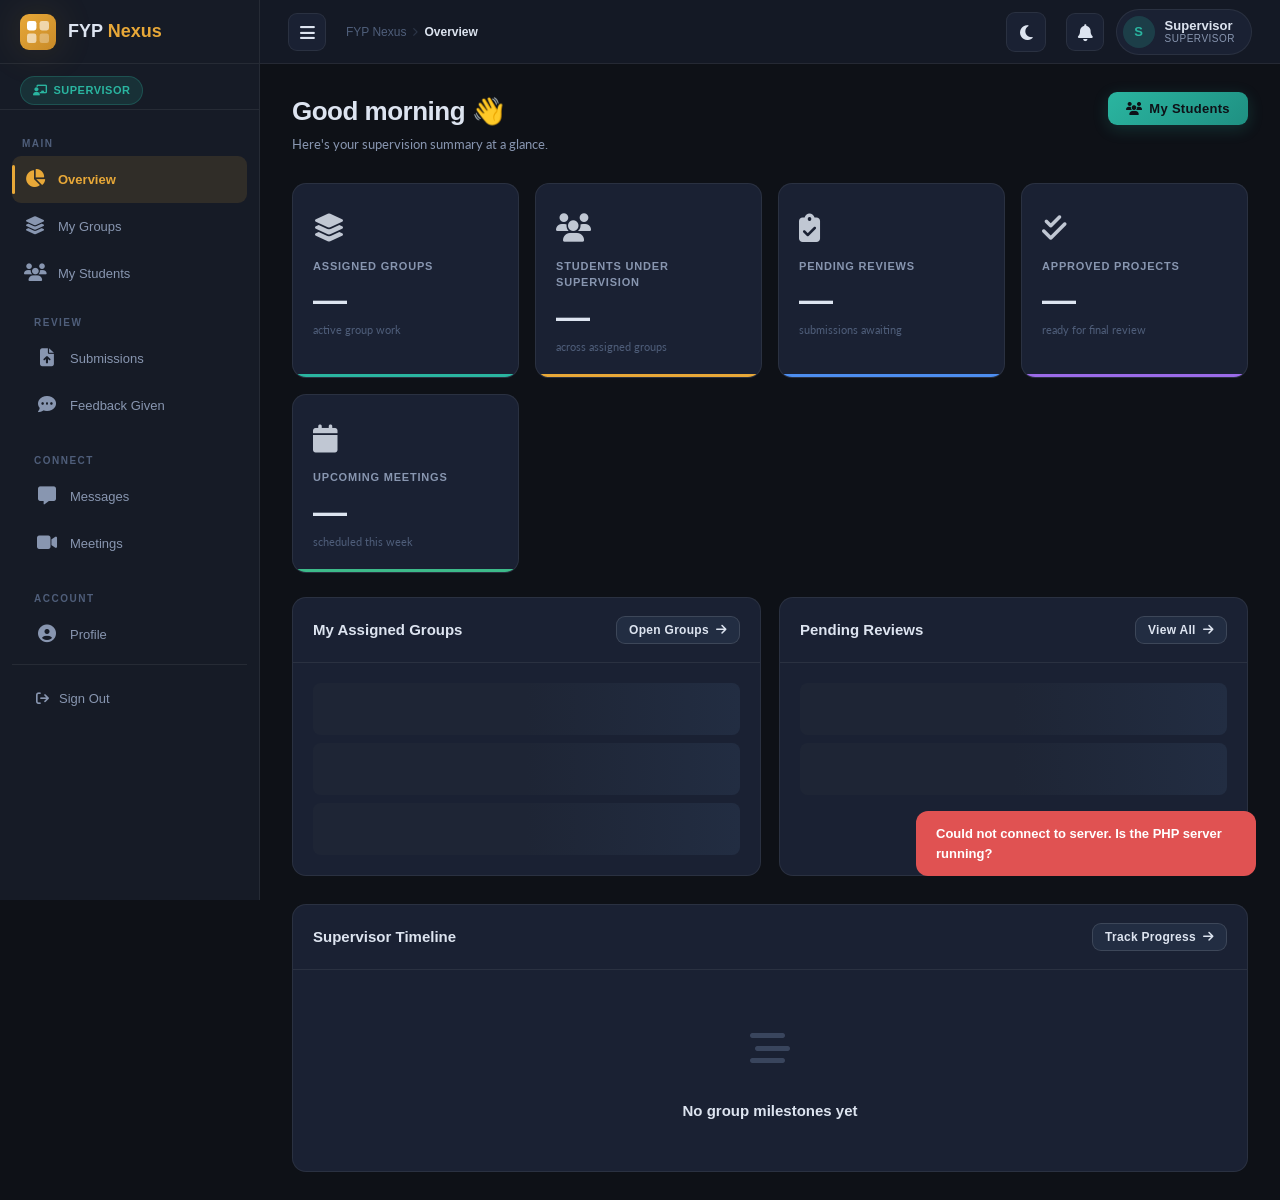
<file: FYP/supervisor.html>
<!DOCTYPE html>
<html lang="en">
<head>
<meta charset="UTF-8">
<meta name="viewport" content="width=device-width, initial-scale=1.0">
<title>FYP Nexus — Supervisor Dashboard</title>
<link rel="preconnect" href="https://fonts.googleapis.com">
<link rel="preconnect" href="https://api.fontshare.com">
<link href="https://api.fontshare.com/v2/css?f[]=clash-display@200,300,400,500,600,700&display=swap" rel="stylesheet">
<link href="https://fonts.googleapis.com/css2?family=Lato:ital,wght@0,300;0,400;0,700&display=swap" rel="stylesheet">
<link rel="stylesheet" href="https://cdnjs.cloudflare.com/ajax/libs/font-awesome/6.5.0/css/all.min.css">
<link rel="stylesheet" href="css/dashboard.css">
<link rel="stylesheet" href="css/supervisor.css">
<link rel="stylesheet" href="css/dashboard-mobile-fixes.css">
</head>
<body>

<div id="app-shell">

  <!-- ══ SIDEBAR ══════════════════════════════════════ -->
  <aside id="sidebar">
    <div class="sidebar-brand">
      <div class="sidebar-logo">
        <svg width="22" height="22" viewBox="0 0 28 28" fill="none">
          <rect width="12" height="12" rx="3" fill="white"/>
          <rect x="16" width="12" height="12" rx="3" fill="white" opacity=".6"/>
          <rect y="16" width="12" height="12" rx="3" fill="white" opacity=".6"/>
          <rect x="16" y="16" width="12" height="12" rx="3" fill="white" opacity=".3"/>
        </svg>
      </div>
      <span class="brand-title">FYP <span>Nexus</span></span>
    </div>

    <div class="role-badge-wrap">
      <span class="role-badge-supervisor"><i class="fas fa-chalkboard-teacher"></i> Supervisor</span>
    </div>

    <div class="sidebar-section">
      <div class="sidebar-section-label">Main</div>
      <a class="nav-item active" data-page="overview" onclick="navigate('overview')">
        <span class="nav-icon"><i class="fas fa-chart-pie"></i></span>Overview
      </a>
      <a class="nav-item" data-page="groups" onclick="navigate('groups')">
        <span class="nav-icon"><i class="fas fa-layer-group"></i></span>My Groups
        <span class="nav-badge teal" id="badge-groups" style="display:none">0</span>
      </a>
      <a class="nav-item" data-page="students" onclick="navigate('students')">
        <span class="nav-icon"><i class="fas fa-users"></i></span>My Students
        <span class="nav-badge teal" id="badge-students" style="display:none">0</span>
      </a>
     

    <div class="sidebar-section">
      <div class="sidebar-section-label">Review</div>
      <a class="nav-item" data-page="submissions" onclick="navigate('submissions')">
        <span class="nav-icon"><i class="fas fa-file-arrow-up"></i></span>Submissions
        <span class="nav-badge warn" id="badge-submissions" style="display:none">0</span>
      </a>
      <a class="nav-item" data-page="feedback" onclick="navigate('feedback')">
        <span class="nav-icon"><i class="fas fa-comment-dots"></i></span>Feedback Given
      </a>
    </div>

    <div class="sidebar-section">
      <div class="sidebar-section-label">Connect</div>
      <a class="nav-item" data-page="messages" onclick="navigate('messages')">
        <span class="nav-icon"><i class="fas fa-message"></i></span>Messages
        <span class="nav-badge" id="badge-messages" style="display:none">0</span>
      </a>
      <a class="nav-item" data-page="meetings" onclick="navigate('meetings')">
        <span class="nav-icon"><i class="fas fa-video"></i></span>Meetings
        <span class="nav-badge teal" id="badge-meetings" style="display:none">0</span>
      </a>
    </div>

    <div class="sidebar-section">
      <div class="sidebar-section-label">Account</div>
      <a class="nav-item" data-page="profile" onclick="navigate('profile')">
        <span class="nav-icon"><i class="fas fa-user-circle"></i></span>Profile
      </a>
    </div>

    <div class="sidebar-bottom">
      <button class="btn-logout" onclick="doLogout()">
        <i class="fas fa-arrow-right-from-bracket"></i> Sign Out
      </button>
    </div>
  </aside>

  <!-- ══ TOPBAR ════════════════════════════════════════ -->
  <header id="topbar">
    <div class="topbar-left">
      <button class="topbar-btn" onclick="toggleSidebar()"><i class="fas fa-bars"></i></button>
      <div class="page-breadcrumb">
        <span>FYP Nexus</span>
        <i class="fas fa-chevron-right" style="font-size:9px;opacity:.4;"></i>
        <span class="cur" id="breadcrumb-label">Overview</span>
      </div>
    </div>
    <div class="topbar-right">
      <button class="topbar-btn theme-toggle" id="theme-toggle" onclick="toggleTheme()" title="Toggle dark/light mode" aria-label="Toggle theme">
        <i id="theme-icon" class="fas fa-moon"></i>
      </button>
      <div style="position:relative;">
        <button class="topbar-btn" id="notif-btn" onclick="toggleNotif()">
          <i class="fas fa-bell"></i>
          <span class="notif-badge" id="notif-count" style="display:none">0</span>
        </button>
        <div class="notif-dropdown" id="notif-dropdown">
          <div class="notif-hdr">
            <span style="font-weight:700;font-size:14px;">Notifications</span>
            <button onclick="markAllRead()" style="background:none;border:none;color:var(--amber);font-size:12px;cursor:pointer;font-weight:700;">Mark all read</button>
          </div>
          <div class="notif-list" id="notif-list">
            <div style="padding:24px;text-align:center;color:var(--txt3);font-size:13px;">No notifications</div>
          </div>
        </div>
      </div>
      <div class="user-chip" onclick="navigate('profile')">
        <div class="avatar avatar-teal" id="topbar-avatar">S</div>
        <div class="user-chip-info">
          <div class="user-chip-name" id="topbar-name">Supervisor</div>
          <div class="user-chip-role">Supervisor</div>
        </div>
      </div>
    </div>
  </header>

  <!-- ══ MAIN CONTENT ══════════════════════════════════ -->
  <main id="main-content">

    <!-- ════ PAGE: OVERVIEW ════ -->
    <section class="page active" id="page-overview">
      <div class="page-hdr">
        <div class="page-title-block">
          <h2><span id="greeting">Good morning 👋</span></h2>
          <p id="greeting-sub">Here's your supervision summary at a glance.</p>
        </div>
        <div class="flex-row">
          <button class="btn btn-teal" onclick="navigate('students')">
            <i class="fas fa-users"></i> My Students
          </button>
        </div>
      </div>

      <!-- Pending action banner -->
      <div class="alert-banner alert-amber" id="pending-alert" style="display:none;">
        <i class="fas fa-triangle-exclamation"></i>
        <div>
          <strong id="pending-alert-title">Action Required</strong>
          <span id="pending-alert-body"></span>
        </div>
        <button onclick="document.getElementById('pending-alert').style.display='none'" style="background:none;border:none;color:inherit;cursor:pointer;margin-left:auto;"><i class="fas fa-times"></i></button>
      </div>

      <!-- KPI stats -->
      <div class="stats-grid">
        <div class="stat-card teal">
          <div class="stat-icon"><i class="fas fa-layer-group"></i></div>
          <div class="stat-label">Assigned Groups</div>
          <div class="stat-value" id="stat-groups">—</div>
          <div class="stat-sub" id="stat-groups-sub">active group work</div>
        </div>
        <div class="stat-card amber">
          <div class="stat-icon"><i class="fas fa-users"></i></div>
          <div class="stat-label">Students Under Supervision</div>
          <div class="stat-value" id="stat-group-students">—</div>
          <div class="stat-sub" id="stat-group-students-sub">across assigned groups</div>
        </div>
        <div class="stat-card blue">
          <div class="stat-icon"><i class="fas fa-clipboard-check"></i></div>
          <div class="stat-label">Pending Reviews</div>
          <div class="stat-value" id="stat-pending">—</div>
          <div class="stat-sub" id="stat-pending-sub">submissions awaiting</div>
        </div>
        <div class="stat-card purple">
          <div class="stat-icon"><i class="fas fa-check-double"></i></div>
          <div class="stat-label">Approved Projects</div>
          <div class="stat-value" id="stat-approved">—</div>
          <div class="stat-sub" id="stat-approved-sub">ready for final review</div>
        </div>
        <div class="stat-card green">
          <div class="stat-icon"><i class="fas fa-calendar"></i></div>
          <div class="stat-label">Upcoming Meetings</div>
          <div class="stat-value" id="stat-meetings">—</div>
          <div class="stat-sub" id="stat-meetings-sub">scheduled this week</div>
        </div>
      </div>

      <div class="grid-2" style="margin-top:4px;">
        <div class="card">
          <div class="card-hdr">
            <span class="card-title">My Assigned Groups</span>
            <button class="btn btn-ghost btn-sm" onclick="navigate('groups')">Open Groups <i class="fas fa-arrow-right"></i></button>
          </div>
          <div class="card-body" id="overview-groups-list">
            <div class="skeleton" style="height:52px;margin-bottom:8px;border-radius:8px;"></div>
            <div class="skeleton" style="height:52px;margin-bottom:8px;border-radius:8px;"></div>
            <div class="skeleton" style="height:52px;border-radius:8px;"></div>
          </div>
        </div>

        <div class="card">
          <div class="card-hdr">
            <span class="card-title">Pending Reviews</span>
            <button class="btn btn-ghost btn-sm" onclick="navigate('submissions')">View All <i class="fas fa-arrow-right"></i></button>
          </div>
          <div class="card-body" id="overview-submissions-list">
            <div class="skeleton" style="height:52px;margin-bottom:8px;border-radius:8px;"></div>
            <div class="skeleton" style="height:52px;border-radius:8px;"></div>
          </div>
        </div>
      </div>

      <div class="card">
        <div class="card-hdr">
          <span class="card-title">Supervisor Timeline</span>
          <button class="btn btn-ghost btn-sm" onclick="navigate('groups')">Track Progress <i class="fas fa-arrow-right"></i></button>
        </div>
        <div class="card-body" id="overview-timeline-list">
          <div class="empty-state" style="padding:28px;">
            <div class="empty-icon"><i class="fas fa-stream"></i></div>
            <div class="empty-title">No group milestones yet</div>
          </div>
        </div>
      </div>
    </section>

    <!-- ════ PAGE: MY GROUPS ════ -->
    <section class="page" id="page-groups">
      <div class="page-hdr">
        <div class="page-title-block">
          <h2>My Groups</h2>
          <p>View the groups assigned to you by the Admin and follow their project progress.</p>
        </div>
        <div class="flex-row-align">
          <div class="search-bar">
            <i class="fas fa-search"></i>
            <input type="text" id="groups-search" placeholder="Search groups…" oninput="filterGroups(this.value)">
          </div>
        </div>
      </div>
      <div id="groups-grid" class="groups-grid">
        <div class="skeleton" style="height:220px;border-radius:14px;"></div>
        <div class="skeleton" style="height:220px;border-radius:14px;"></div>
        <div class="skeleton" style="height:220px;border-radius:14px;"></div>
      </div>
    </section>

    <!-- ════ PAGE: MY STUDENTS ════ -->
    <section class="page" id="page-students">
    </section>

    <!-- ════ PAGE: MY STUDENTS ════ -->
    <section class="page" id="page-students">
      <div class="page-hdr">
        <div class="page-title-block">
          <h2>My Students</h2>
          <p>Manage and monitor all your assigned students</p>
        </div>
        <div class="flex-row-align">
          <div class="search-bar">
            <i class="fas fa-search"></i>
            <input type="text" id="students-search" placeholder="Search students…" oninput="filterStudents(this.value)">
          </div>
        </div>
      </div>
      <div id="students-grid" class="students-grid">
        <div class="skeleton" style="height:200px;border-radius:14px;"></div>
        <div class="skeleton" style="height:200px;border-radius:14px;"></div>
        <div class="skeleton" style="height:200px;border-radius:14px;"></div>
      </div>
    </section>


    <!-- ════ PAGE: SUBMISSIONS ════ -->
    <section class="page" id="page-submissions">
      <div class="page-hdr">
        <div class="page-title-block">
          <h2>Submissions</h2>
          <p>Review and grade student file submissions</p>
        </div>
        <div class="flex-row-gap-8">
         
          <select class="filter-select" id="submission-filter" onchange="filterSubmissions(this.value)">
            <option value="all">All Status</option>
            <option value="pending">Pending Review</option>
            <option value="approved">Approved</option>
            <option value="revision">Needs Revision</option>
          </select>
        </div>
      </div>
      <div id="submissions-table-wrap">
        <table class="data-table" id="submissions-table">
          <thead>
            <tr>
              <th>Student</th>
              <th>Title</th>
              <th>Type</th>
              <th>Submitted</th>
              <th>Status</th>
              <th>Actions</th>
            </tr>
          </thead>
          <tbody id="submissions-tbody">
            <tr><td colspan="6" style="text-align:center;padding:32px;color:var(--txt3);">Loading…</td></tr>
          </tbody>
        </table>
      </div>
    </section>

    <!-- ════ PAGE: FEEDBACK ════ -->
    <section class="page" id="page-feedback">
      <div class="page-hdr">
        <div class="page-title-block">
          <h2>Feedback Given</h2>
          <p>History of feedback provided to students</p>
        </div>
      </div>
      <div id="feedback-list" class="feedback-list">
        <div class="skeleton" style="height:100px;border-radius:14px;margin-bottom:12px;"></div>
        <div class="skeleton" style="height:100px;border-radius:14px;margin-bottom:12px;"></div>
      </div>
    </section>

    <!-- ════ PAGE: MESSAGES ════ -->
    <section class="page" id="page-messages">
      <div class="page-hdr">
        <div class="page-title-block">
          <h2>Messages</h2>
          <p>Direct communication with your students</p>
        </div>
      </div>
      <div class="messages-layout">
        <div class="msg-sidebar" id="msg-contacts">
          <div class="msg-search">
            <i class="fas fa-search"></i>
            <input type="text" id="msg-search-input" placeholder="Search students…" oninput="filterContacts(this.value)">
          </div>
          <div id="msg-contact-list">
            <div style="padding:20px;text-align:center;color:var(--txt3);font-size:13px;">Loading…</div>
          </div>
        </div>
        <div class="msg-main" id="msg-main">
          <div class="msg-empty-state">
            <i class="fas fa-comments"></i>
            <p>Select a student to start messaging</p>
            <p>Pick a student from the left panel</p>
          </div>
        </div>
      </div>
    </section>

    <!-- ════ PAGE: MEETINGS ════ -->
    <section class="page" id="page-meetings">
      <div class="page-hdr">
        <div class="page-title-block">
          <h2>Meetings</h2>
          <p>Schedule and manage student meetings</p>
        </div>
        <button class="btn btn-teal" onclick="openModal('modal-schedule-meeting')">
          <i class="fas fa-calendar-plus"></i> Schedule Meeting
        </button>
      </div>

      <div class="meetings-tabs">
        <button class="mtab active" id="mtab-upcoming" onclick="switchMeetingTab('upcoming')"><i class="fas fa-clock"></i>Upcoming</button>
        <button class="mtab" id="mtab-past" onclick="switchMeetingTab('past')"><i class="fas fa-history"></i>Past</button>
      </div>

      <div id="meetings-list-upcoming" class="meetings-grid">
        <div class="skeleton" style="height:120px;border-radius:14px;"></div>
        <div class="skeleton" style="height:120px;border-radius:14px;"></div>
      </div>
      <div id="meetings-list-past" class="meetings-grid" style="display:none;"></div>
    </section>

    <!-- ════ PAGE: PROFILE ════ -->
    <section class="page" id="page-profile">
      <div class="page-hdr">
        <div class="page-title-block">
          <h2><i class="fas fa-user-tie"></i>My Profile</h2>
          <p>Manage your account information</p>
        </div>
      </div>
      <div class="profile-layout">
        <div class="card profile-card">
          <div class="profile-avatar-section">
            <div class="avatar avatar-teal avatar-xl" id="profile-avatar-display">S</div>
            <div>
              <h3 id="profile-name-display">—</h3>
              <p id="profile-email-display">—</p>
              <span class="badge badge-teal" style="margin-top:6px;">Supervisor</span>
            </div>
          </div>
          <div class="profile-stats">
            <div class="pstat"><i class="fas fa-users"></i><span id="ps-students">—</span><small>Students</small></div>
            <div class="pstat"><i class="fas fa-briefcase"></i><span id="ps-projects">—</span><small>Projects</small></div>
            <div class="pstat"><i class="fas fa-comments"></i><span id="ps-feedback">—</span><small>Feedback</small></div>
          </div>
        </div>
        <div class="card" style="flex:1;">
          <div class="card-hdr"><span class="card-title"><i class="fas fa-pen"></i>Edit Profile</span></div>
          <div class="card-body">
            <div class="form-group"><label><i class="fas fa-id-card"></i>Full Name</label><input type="text" id="prof-name" placeholder="Your full name"></div>
            <div class="form-group"><label><i class="fas fa-building"></i>Department</label>
              <select id="prof-dept">
                <option value="">Select department</option>
                <option>Computer Science</option>
                <option>Engineering</option>
                <option>Information Technology</option>
                <option>Data Science</option>
                <option>Cybersecurity</option>
                <option>Mathematics</option>
              </select>
            </div>
            <div class="form-group"><label><i class="fas fa-phone"></i>Phone</label><input type="tel" id="prof-phone" placeholder="+233 XX XXX XXXX"></div>
            <div class="form-group"><label><i class="fas fa-lightbulb"></i>Bio / Research Interests</label><textarea id="prof-bio" rows="3" placeholder="Brief description of your research interests…"></textarea></div>
            <div class="form-group"><label><i class="fas fa-key"></i>New Password (leave blank to keep current)</label>
              <div class="pass-wrap"><input type="password" id="prof-pass" placeholder="New password"><button class="pass-toggle" onclick="togglePass('prof-pass')">👁</button></div>
            </div>
            <button class="btn btn-teal" onclick="saveProfile()"><i class="fas fa-save"></i> Save Changes</button>
          </div>
        </div>
      </div>
    </section>

  </main>
</div>

<!-- ══ MODALS ══════════════════════════════════════════ -->

<!-- Review Submission Modal -->
<div class="modal-overlay" id="modal-review">
  <div class="modal modal-lg">
    <div class="modal-hdr">
      <span class="modal-title"><i class="fas fa-pen-to-square"></i>Review Submission</span>
      <button class="modal-close" onclick="closeModal('modal-review')">✕</button>
    </div>
    <div id="review-submission-body"></div>
    <div style="border-top:1px solid var(--border);padding:16px 20px;">
      <div class="form-group"><label><i class="fas fa-comment"></i>Your Feedback / Comments *</label>
        <textarea id="review-feedback" rows="4" placeholder="Provide detailed feedback for the student…"></textarea>
      </div>
            <div class="profile-field-row">
          <div class="profile-field">
            <label><i class="fas fa-star"></i>Grade / Score (optional)</label>
            <input type="text" id="review-grade" placeholder="e.g. A, 85%, Pass">
          </div>
          <div class="profile-field">
            <label><i class="fas fa-check-double"></i>Decision *</label>
          <select id="review-decision">
            <option value="approved">✅ Approved</option>
            <option value="revision">🔄 Needs Revision</option>
          </select>
        </div>
      </div>
    </div>
    <div class="modal-footer">
      <button class="btn btn-ghost" onclick="closeModal('modal-review')">Cancel</button>
      <button class="btn btn-teal" onclick="submitReview()"><i class="fas fa-paper-plane"></i> Submit Review</button>
    </div>
  </div>
</div>

<!-- Schedule Meeting Modal -->
<div class="modal-overlay" id="modal-schedule-meeting">
  <div class="modal">
    <div class="modal-hdr">
      <span class="modal-title"><i class="fas fa-calendar-check"></i>Schedule Meeting</span>
      <button class="modal-close" onclick="closeModal('modal-schedule-meeting')">✕</button>
    </div>
    <div class="form-group"><label>Student *</label>
      <select id="smt-student"><option value="">Select student…</option></select>
    </div>
    <div class="form-group"><label><i class="fas fa-heading"></i>Meeting Title *</label>
      <input type="text" id="smt-title" placeholder="e.g. Chapter 3 Review Session">
    </div>
    <div style="display:grid;grid-template-columns:1fr 1fr;gap:12px;">
      <div class="form-group"><label><i class="fas fa-tv"></i>Type</label>
        <select id="smt-type">
          <option value="video">Video Call</option>
          <option value="in_person">In Person</option>
          <option value="phone">Phone</option>
        </select>
      </div>
      <div class="form-group"><label><i class="fas fa-hourglass"></i>Duration</label>
        <select id="smt-duration">
          <option value="30">30 minutes</option>
          <option value="60" selected>1 hour</option>
          <option value="90">1.5 hours</option>
          <option value="120">2 hours</option>
          <option value="120">2.5 hours</option>
          <option value="120">3 hours</option>
          <option value="120">3.5 hours</option>
          

        </select>
      </div>
    </div>
    <div class="form-group"><label><i class="fas fa-calendar-days"></i>Date &amp; Time *</label>
      <input type="datetime-local" id="smt-datetime">
    </div>
    <div class="form-group"><label><i class="fas fa-clipboard"></i>Agenda</label>
      <textarea id="smt-agenda" placeholder="Topics to discuss…" rows="2"></textarea>
    </div>
    <div class="modal-footer">
      <button class="btn btn-ghost" onclick="closeModal('modal-schedule-meeting')">Cancel</button>
      <button class="btn btn-teal" onclick="scheduleSupMeeting()"><i class="fas fa-calendar-plus"></i> Schedule</button>
    </div>
  </div>
</div>

<!-- Student Detail Modal -->
<div class="modal-overlay" id="modal-student-detail">
  <div class="modal modal-lg">
    <div class="modal-hdr">
      <span class="modal-title"><i class="fas fa-user"></i>Student Details</span>
      <button class="modal-close" onclick="closeModal('modal-student-detail')">✕</button>
    </div>
    <div id="student-detail-body" style="padding:20px;"></div>
    <div class="modal-footer">
      <button class="btn btn-ghost" onclick="closeModal('modal-student-detail')">Close</button>
      <button class="btn btn-amber" id="btn-msg-student" onclick="messageStudent()"><i class="fas fa-message"></i> Message</button>
      <button class="btn btn-teal" id="btn-meet-student" onclick="meetStudent()"><i class="fas fa-video"></i> Schedule Meeting</button>
    </div>
  </div>
</div>

<!-- Group Workspace Modal -->
<div class="modal-overlay" id="modal-group-workspace">
  <div class="modal modal-xl">
    <div class="modal-hdr">
      <span class="modal-title"><i class="fas fa-layer-group"></i>Group Workspace</span>
      <button class="modal-close" onclick="closeModal('modal-group-workspace')">✕</button>
    </div>
    <div id="group-workspace-body" style="padding:20px;"></div>
    <div style="border-top:1px solid var(--border);padding:16px 20px;">
      <div class="form-group"><label><i class="fas fa-comment"></i>Supervisor Feedback</label>
        <textarea id="group-feedback" rows="4" placeholder="Leave comments that will be visible to every member of the group…"></textarea>
      </div>
    </div>
    <div class="modal-footer">
      <button class="btn btn-ghost" onclick="closeModal('modal-group-workspace')">Close</button>
      <button class="btn btn-amber" onclick="applyGroupAction('revision')"><i class="fas fa-rotate"></i> Request Revision</button>
      <button class="btn btn-teal" onclick="applyGroupAction('approve')"><i class="fas fa-check"></i> Approve</button>
      <button class="btn btn-blue" onclick="applyGroupAction('meeting')"><i class="fas fa-calendar-plus"></i> Schedule Meeting</button>
    </div>
  </div>
</div>

<div id="toast"></div>
<script src="js/supervisor.js"></script>
</body>
</html>
</file>
<file: FYP/css/dashboard.css>
/* ============================================================
   dashboard.css — FYP Nexus App Shell & Shared Components
   Font: Clash Display (all UI headings/labels) + Lato (body)
   Colors: exact originals — #0e1117 dark palette + #e8a838 amber
   PERFORMANCE OPTIMIZED: GPU acceleration, will-change, containment
   ============================================================ */

*, *::before, *::after { box-sizing: border-box; margin: 0; padding: 0; }

:root {
  /* ── Surfaces */
  --bg:      #0e1117;
  --bg2:     #161b26;
  --bg3:     #1e2535;
  --card:    #1a2133;
  --card2:   #222d42;
  --hover:   rgba(255,255,255,0.04);

  /* ── Accents */
  --amber:    #e8a838;
  --amber-d:  #c88a28;
  --amber-lt: #fff0cc;
  --teal:     #2ab5a0;
  --teal-lt:  #e0f7f4;
  --blue:     #4d8ef0;
  --blue-lt:  #deeaff;
  --red:      #e05252;
  --red-lt:   #fde8e8;
  --green:    #3dbb8a;
  --green-lt: #d8f5eb;
  --purple:   #9b6be8;
  --purple-lt:#ede3ff;

  /* ── Text */
  --txt:  #dde4f0;
  --txt2: #8896b0;
  --txt3: #4f5e7a;

  /* ── Borders */
  --border:  rgba(255,255,255,0.07);
  --border2: rgba(255,255,255,0.12);

  /* ── Shadows */
  --shadow: 0 4px 24px rgba(0,0,0,0.4);
  --glow-a: 0 0 40px rgba(232,168,56,0.15);

  /* ── Dimensions */
  --radius:    14px;
  --radius-sm: 9px;
  --sidebar:   260px;
  --topbar:    64px;

  /* ── Typography */
  --ff-display: 'Clash Display', sans-serif;
  --ff-body:    'Lato', sans-serif;
}

html, body {
  font-family: var(--ff-body);
  background: var(--bg);
  color: var(--txt);
  min-height: 100vh;
  overflow-x: hidden;
  font-size: 14px;
  line-height: 1.5;
}

body.light-theme {
  --bg:      #f5f7fb;
  --bg2:     #ffffff;
  --bg3:     #eef2f7;
  --card:    #ffffff;
  --card2:   #f1f4f9;
  --hover:   rgba(0,0,0,0.04);
  --amber:   #e8a838;
  --amber-d: #c88a28;
  --amber-lt:#fff4db;
  --teal:    #2ab5a0;
  --teal-lt: #e6f8f5;
  --blue:    #4d8ef0;
  --blue-lt: #e9f2ff;
  --red:     #e05252;
  --red-lt:  #fdeaea;
  --green:   #3dbb8a;
  --green-lt:#eaf8f2;
  --purple:  #9b6be8;
  --purple-lt:#f3ebff;
  --txt:     #17212f;
  --txt2:    #5a697a;
  --txt3:    #7f8b9c;
  --border:  rgba(15,23,42,0.08);
  --border2: rgba(15,23,42,0.12);
  --shadow:  0 8px 30px rgba(15,23,42,0.08);
  --glow-a:  0 0 24px rgba(232,168,56,0.12);
}

.topbar-btn.theme-toggle {
  width: 40px;
  height: 40px;
  display: inline-flex;
  align-items: center;
  justify-content: center;
  margin-right: 8px;
}

.topbar-btn.theme-toggle:hover {
  background: var(--hover);
}

/* ════════════════════════════════════════════════════
   PERFORMANCE OPTIMIZATIONS
   GPU acceleration, will-change hints, containment
   ════════════════════════════════════════════════════ */

/* Interactive Elements - Optimized Transitions */
button, .btn, a.nav-item, input, select, textarea {
  will-change: auto;
  contain: layout style;
}

button:hover, .btn:hover, a.nav-item:hover, input:focus {
  will-change: background, border-color;
}

/* Page Container Optimization */
.page, .card, .modal {
  contain: layout style;
}

.page.active {
  will-change: opacity;
  transform: translateZ(0);
}

/* Card Hover Optimization */
.student-card, .meeting-card, .message-item {
  will-change: transform, box-shadow;
}

.student-card:hover, .meeting-card:hover {
  transform: translateZ(0);
  will-change: transform, box-shadow;
}

/* Skeleton Loading Optimization */
.skeleton {
  contain: strict;
}

/* ════════════════════════════════════════════════════
   APP SHELL — grid layout
   ════════════════════════════════════════════════════ */
#app-shell {
  display: grid;
  grid-template-columns: var(--sidebar) 1fr;
  grid-template-rows: var(--topbar) 1fr;
  min-height: 100vh;
  grid-template-areas:
    "sidebar topbar"
    "sidebar main";
}

/* ════════════════════════════════════════════════════
   TOPBAR
   ════════════════════════════════════════════════════ */
#topbar {
  grid-area: topbar;
  background: rgba(22,27,38,0.95);
  backdrop-filter: blur(12px);
  -webkit-backdrop-filter: blur(12px);
  border-bottom: 1px solid var(--border);
  display: flex; align-items: center; justify-content: space-between;
  padding: 0 28px;
  position: sticky; top: 0; z-index: 200;
}

.topbar-left { display: flex; align-items: center; gap: 20px; }

.page-breadcrumb {
  font-family: var(--ff-display);
  font-size: 12px; font-weight: 500; color: var(--txt3);
  display: flex; align-items: center; gap: 6px;
}
.page-breadcrumb span.cur { color: var(--txt); font-weight: 700; }

.search-bar {
  display: flex; align-items: center; gap: 8px;
  background: var(--bg); border: 1px solid var(--border);
  border-radius: 10px; padding: 8px 14px; min-width: 240px;
}
.search-bar input {
  background: none; border: none; outline: none;
  color: var(--txt); font-family: var(--ff-body); font-size: 13px; width: 100%;
}
.search-bar input::placeholder { color: var(--txt3); }

.topbar-right { display: flex; align-items: center; gap: 12px; }

.topbar-btn {
  width: 38px; height: 38px;
  background: var(--card); border: 1px solid var(--border);
  border-radius: var(--radius-sm);
  display: flex; align-items: center; justify-content: center;
  cursor: pointer; font-size: 17px; color: var(--txt);
  transition: background 0.2s; position: relative;
}
.topbar-btn:hover { background: var(--card2); }

.notif-badge {
  position: absolute; top: -4px; right: -4px;
  background: var(--red); color: white;
  font-size: 9px; font-weight: 900;
  width: 16px; height: 16px; border-radius: 50%;
  display: flex; align-items: center; justify-content: center;
  border: 2px solid var(--bg2);
  font-family: var(--ff-display);
}

.user-chip {
  display: flex; align-items: center; gap: 10px;
  background: var(--card); border: 1px solid var(--border);
  border-radius: 40px; padding: 6px 16px 6px 6px;
  cursor: pointer; transition: background 0.2s;
}
.user-chip:hover { background: var(--card2); }

.avatar {
  width: 32px; height: 32px; border-radius: 50%;
  display: flex; align-items: center; justify-content: center;
  font-size: 13px; font-weight: 900;
  font-family: var(--ff-display); flex-shrink: 0; overflow: hidden;
}
.avatar img { width: 100%; height: 100%; object-fit: cover; border-radius: 50%; }
.avatar-amber  { background: linear-gradient(135deg, #e8a838, #c88a28); color: #0e1117; }
.avatar-teal   { background: linear-gradient(135deg, #2ab5a0, #1f9082); color: #0e1117; }
.avatar-blue   { background: linear-gradient(135deg, #4d8ef0, #3068c8); color: white; }
.avatar-purple { background: linear-gradient(135deg, #9b6be8, #7a4fd4); color: white; }

.user-chip-info { line-height: 1.2; }
.user-chip-name { font-family: var(--ff-display); font-size: 13px; font-weight: 700; color: var(--txt); }
.user-chip-role { font-family: var(--ff-display); font-size: 10px; color: var(--txt2); text-transform: uppercase; letter-spacing: 0.5px; }

/* ════════════════════════════════════════════════════
   SIDEBAR
   ════════════════════════════════════════════════════ */
#sidebar {
  grid-area: sidebar;
  background: var(--bg2); border-right: 1px solid var(--border);
  display: flex; flex-direction: column;
  position: sticky; top: 0; height: 100vh; overflow-y: auto;
}

.sidebar-brand {
  height: var(--topbar);
  display: flex; align-items: center; gap: 12px;
  padding: 0 20px; border-bottom: 1px solid var(--border); flex-shrink: 0;
}

.sidebar-logo {
  width: 36px; height: 36px;
  background: linear-gradient(135deg, #e8a838, #c88a28);
  border-radius: 9px;
  display: flex; align-items: center; justify-content: center;
  box-shadow: var(--glow-a);
}
.sidebar-logo svg rect { fill: white; }

.brand-title { font-family: var(--ff-display); font-size: 18px; font-weight: 700; color: var(--txt); }
.brand-title span { color: var(--amber); }

.role-badge-wrap {
  padding: 12px 20px 4px;
  border-bottom: 1px solid var(--border);
  margin-bottom: 8px;
}
.role-badge-supervisor,
.role-badge-student,
.role-badge-admin {
  display: inline-flex; align-items: center; gap: 6px;
  padding: 5px 12px; border-radius: 99px;
  font-family: var(--ff-display);
  font-size: 11px; font-weight: 700;
  text-transform: uppercase; letter-spacing: 0.5px;
}
.role-badge-supervisor { background: rgba(42,181,160,0.14); color: #2ab5a0; border: 1px solid rgba(42,181,160,0.25); }
.role-badge-student    { background: rgba(232,168,56,0.14); color: #e8a838; border: 1px solid rgba(232,168,56,0.25); }
.role-badge-admin      { background: rgba(247, 0, 0, 0.14); color:  #e05252; border: 1px solid rgba(254, 0, 0, 0.25); }

.sidebar-section { padding: 18px 12px 6px; }
.sidebar-section-label {
  font-family: var(--ff-display);
  font-size: 10px; font-weight: 700;
  color: var(--txt3); text-transform: uppercase; letter-spacing: 1.5px;
  padding: 0 10px; margin-bottom: 5px;
}

.nav-item {
  display: flex; align-items: center; gap: 12px;
  padding: 10px 12px; border-radius: var(--radius-sm);
  cursor: pointer; color: var(--txt2);
  font-family: var(--ff-display); font-size: 13px; font-weight: 500;
  transition: all 0.18s; text-decoration: none; position: relative;
}
.nav-item:hover { background: var(--hover); color: var(--txt); }
.nav-item.active {
  background: rgba(232,168,56,0.12);
  color: var(--amber); font-weight: 700;
}
.nav-item.active::before {
  content: ''; position: absolute; left: 0; top: 20%; bottom: 20%;
  width: 3px; border-radius: 2px; background: var(--amber);
}

.nav-icon { font-size: 18px; width: 22px; text-align: center; flex-shrink: 0; }

.nav-badge {
  margin-left: auto;
  background: var(--red); color: white;
  font-family: var(--ff-display);
  font-size: 10px; font-weight: 900;
  padding: 2px 7px; border-radius: 99px;
  min-width: 18px; text-align: center;
}
.nav-badge.warn { background: var(--amber); color: var(--bg); }
.nav-badge.teal { background: var(--teal); color: var(--bg); }

.sidebar-bottom {
  margin-top: auto; padding: 16px 12px;
  border-top: 1px solid var(--border);
}

.btn-logout {
  display: flex; align-items: center; gap: 10px;
  width: 100%; padding: 10px 12px;
  background: none; border: none; color: var(--txt2);
  font-family: var(--ff-display); font-size: 13px; font-weight: 500;
  cursor: pointer; border-radius: var(--radius-sm); transition: all 0.18s;
}
.btn-logout:hover { background: rgba(224,82,82,0.1); color: var(--red); }

/* ════════════════════════════════════════════════════
   MAIN CONTENT
   ════════════════════════════════════════════════════ */
#main-content {
  grid-area: main; overflow-y: auto;
  padding: 28px 32px; min-height: 0;
}

.page { display: none; animation: fadeIn 0.3s ease; }
.page.active { display: block; }

@keyframes fadeIn {
  from { opacity: 0; transform: translateY(8px); will-change: opacity, transform; }
  to   { opacity: 1; transform: translateY(0); will-change: auto; }
}

@media (max-width: 768px) {
  .page { animation: fadeInPhone 0.15s ease; }
  @keyframes fadeInPhone {
    from { opacity: 0; }
    to   { opacity: 1; }
  }
}

/* ════════════════════════════════════════════════════
   PAGE HEADER
   ════════════════════════════════════════════════════ */
.page-hdr {
  display: flex; align-items: flex-start;
  justify-content: space-between;
  margin-bottom: 28px; flex-wrap: wrap; gap: 14px;
}
.page-title-block h2 {
  font-family: var(--ff-display);
  font-size: 26px; font-weight: 700;
  color: var(--txt); margin-bottom: 4px; letter-spacing: -0.5px;
}
.page-title-block p { color: var(--txt2); font-size: 13px; }

/* ════════════════════════════════════════════════════
   CARDS
   ════════════════════════════════════════════════════ */
.card {
  background: var(--card); border: 1px solid var(--border);
  border-radius: var(--radius); overflow: hidden;
}
.card-hdr {
  display: flex; align-items: center; justify-content: space-between;
  padding: 18px 20px; border-bottom: 1px solid var(--border);
}
.card-title { font-family: var(--ff-display); font-size: 15px; font-weight: 700; color: var(--txt); }
.card-body { padding: 20px; }

/* ════════════════════════════════════════════════════
   STAT CARDS
   ════════════════════════════════════════════════════ */
.stats-grid {
  display: grid;
  grid-template-columns: repeat(auto-fit, minmax(190px, 1fr));
  gap: 16px; margin-bottom: 24px;
}

.stat-card {
  background: var(--card); border: 1px solid var(--border);
  border-radius: var(--radius); padding: 22px 20px;
  position: relative; overflow: hidden;
  transition: transform 0.2s, box-shadow 0.2s;
}
.stat-card:hover { transform: translateY(-3px); box-shadow: var(--shadow); }
.stat-card::after {
  content: ''; position: absolute;
  bottom: 0; left: 0; right: 0; height: 3px;
}
.stat-card.amber::after  { background: #e8a838; }
.stat-card.teal::after   { background: #2ab5a0; }
.stat-card.blue::after   { background: #4d8ef0; }
.stat-card.green::after  { background: #3dbb8a; }
.stat-card.red::after    { background: #e05252; }
.stat-card.purple::after { background: #9b6be8; }

.stat-icon { font-size: 28px; margin-bottom: 10px; opacity: 0.85; }
.stat-label {
  font-family: var(--ff-display);
  font-size: 11px; font-weight: 700; color: var(--txt2);
  text-transform: uppercase; letter-spacing: 0.8px; margin-bottom: 8px;
}
.stat-value {
  font-family: var(--ff-display);
  font-size: 34px; font-weight: 700; line-height: 1; color: var(--txt);
}
.stat-sub { font-size: 11px; color: var(--txt3); margin-top: 6px; }

/* ════════════════════════════════════════════════════
   PROGRESS BAR
   ════════════════════════════════════════════════════ */
.progress-wrap { margin-top: 8px; }
.progress-label {
  display: flex; justify-content: space-between; margin-bottom: 5px;
  font-family: var(--ff-display); font-size: 12px; font-weight: 500; color: var(--txt2);
}
.progress-bar {
  background: rgba(255,255,255,0.07); border-radius: 99px; height: 7px; overflow: hidden;
}
.progress-fill {
  height: 100%; border-radius: 99px;
  background: linear-gradient(90deg, #e8a838, #2ab5a0);
  transition: width 0.8s cubic-bezier(.23,1,.32,1);
}

/* ════════════════════════════════════════════════════
   GRIDS
   ════════════════════════════════════════════════════ */
.grid-2 { display: grid; grid-template-columns: 1fr 1fr; gap: 18px; }
.grid-3 { display: grid; grid-template-columns: repeat(3,1fr); gap: 16px; }

/* ════════════════════════════════════════════════════
   TABLES
   ════════════════════════════════════════════════════ */
.table-wrap { overflow-x: auto; }
table { width: 100%; border-collapse: collapse; font-size: 13px; }
thead tr { border-bottom: 1px solid var(--border2); }
th {
  padding: 10px 14px; text-align: left; white-space: nowrap;
  font-family: var(--ff-display);
  color: var(--txt3); font-size: 10px; font-weight: 700;
  text-transform: uppercase; letter-spacing: 1px;
}
td {
  padding: 13px 14px; border-bottom: 1px solid rgba(255,255,255,0.04);
  vertical-align: middle;
}
tr:last-child td { border-bottom: none; }
tbody tr:hover td { background: var(--hover); }

/* ════════════════════════════════════════════════════
   BADGES
   ════════════════════════════════════════════════════ */
.badge {
  display: inline-flex; align-items: center; gap: 4px;
  padding: 3px 9px; border-radius: 99px;
  font-family: var(--ff-display); font-size: 11px; font-weight: 700; white-space: nowrap;
}
.badge-amber  { background: rgba(232,168,56,0.15);  color: #e8a838; }
.badge-teal   { background: rgba(42,181,160,0.15);  color: #2ab5a0; }
.badge-blue   { background: rgba(77,142,240,0.15);  color: #4d8ef0; }
.badge-green  { background: rgba(61,187,138,0.15);  color: #3dbb8a; }
.badge-red    { background: rgba(224,82,82,0.15);   color: #e05252; }
.badge-purple { background: rgba(155,107,232,0.15); color: #9b6be8; }
.badge-gray   { background: rgba(255,255,255,0.07); color: var(--txt2); }

/* ════════════════════════════════════════════════════
   BUTTONS
   ════════════════════════════════════════════════════ */
.btn {
  display: inline-flex; align-items: center; gap: 7px;
  padding: 9px 18px; border: none; border-radius: var(--radius-sm);
  font-family: var(--ff-display); font-size: 13px; font-weight: 700;
  cursor: pointer; transition: all 0.2s; text-decoration: none;
  letter-spacing: 0.3px; white-space: nowrap;
}
.btn:disabled { opacity: 0.5; cursor: not-allowed; }

.btn-amber {
  background: linear-gradient(135deg, #e8a838, #c88a28);
  color: #0e1117; box-shadow: 0 4px 16px rgba(232,168,56,0.25);
}
.btn-amber:hover { transform: translateY(-1px); box-shadow: 0 6px 24px rgba(232,168,56,0.35); }

.btn-teal {
  background: linear-gradient(135deg, #2ab5a0, #1f9082);
  color: #0e1117; box-shadow: 0 4px 16px rgba(42,181,160,0.2);
}
.btn-teal:hover { transform: translateY(-1px); box-shadow: 0 6px 24px rgba(42,181,160,0.3); }

.btn-blue  { background: linear-gradient(135deg, #4d8ef0, #3068c8); color: white; }
.btn-blue:hover { transform: translateY(-1px); }

.btn-ghost { background: var(--card2); border: 1px solid var(--border2); color: var(--txt); }
.btn-ghost:hover { background: var(--bg3); }

.btn-danger { background: #e05252; color: white; }
.btn-danger:hover { background: #c43c3c; }

.btn-sm   { padding: 6px 12px; font-size: 12px; }
.btn-full { width: 100%; justify-content: center; }

/* ════════════════════════════════════════════════════
   FORM GROUPS (inside modals / pages)
   ════════════════════════════════════════════════════ */
.form-group { margin-bottom: 16px; }
.form-group label {
  display: block; font-family: var(--ff-display);
  font-size: 11px; font-weight: 700; color: var(--txt2);
  text-transform: uppercase; letter-spacing: 1px; margin-bottom: 7px;
}
.form-group input,
.form-group select,
.form-group textarea {
  width: 100%; background: var(--bg);
  border: 1.5px solid var(--border); border-radius: var(--radius-sm);
  color: var(--txt); font-family: var(--ff-body); font-size: 13px;
  padding: 10px 13px; outline: none;
  transition: border-color 0.2s, box-shadow 0.2s;
}
.form-group input:focus,
.form-group select:focus,
.form-group textarea:focus {
  border-color: #e8a838;
  box-shadow: 0 0 0 3px rgba(232,168,56,0.12);
}
.form-group select option { background: var(--bg2); }
.form-group textarea { resize: vertical; min-height: 80px; }

/* ════════════════════════════════════════════════════
   TIMELINE (milestones)
   ════════════════════════════════════════════════════ */
.timeline { position: relative; padding-left: 28px; }
.timeline::before {
  content: ''; position: absolute; left: 9px; top: 6px; bottom: 6px;
  width: 2px; background: var(--border2); border-radius: 2px;
}
.timeline-item {
  position: relative; padding: 14px 16px; margin-bottom: 12px;
  background: var(--bg); border: 1px solid var(--border);
  border-radius: var(--radius-sm); transition: border-color 0.18s;
}
.timeline-item:hover { border-color: var(--border2); }
.timeline-dot {
  position: absolute; left: -24px; top: 17px;
  width: 14px; height: 14px; border-radius: 50%;
  border: 2px solid var(--border2); background: var(--card); transition: all 0.2s;
}
.timeline-item.done .timeline-dot { background: #3dbb8a; border-color: #3dbb8a; box-shadow: 0 0 8px rgba(61,187,138,0.5); }
.timeline-item.prog .timeline-dot { background: #e8a838; border-color: #e8a838; box-shadow: 0 0 8px rgba(232,168,56,0.5); animation: pulseDot 2s infinite; }
.timeline-item.over .timeline-dot { background: #e05252; border-color: #e05252; }

@keyframes pulseDot {
  0%,100% { box-shadow: 0 0 8px rgba(232,168,56,0.4); will-change: box-shadow; }
  50%     { box-shadow: 0 0 16px rgba(232,168,56,0.8); }
}

@media (max-width: 768px) {
  @keyframes pulseDot {
    0%,100% { box-shadow: 0 0 4px rgba(232,168,56,0.3); }
    50%     { box-shadow: 0 0 8px rgba(232,168,56,0.6); }
  }
}

@media (prefers-reduced-motion: reduce) {
  @keyframes pulseDot {
    0%,100% { box-shadow: 0 0 8px rgba(232,168,56,0.4); }
    50%     { box-shadow: 0 0 8px rgba(232,168,56,0.4); }
  }
}

.timeline-title { font-family: var(--ff-display); font-weight: 700; font-size: 13px; margin-bottom: 3px; color: var(--txt); }
.timeline-meta  { font-size: 11px; color: var(--txt3); display: flex; gap: 12px; align-items: center; flex-wrap: wrap; margin-top: 4px; }

/* ════════════════════════════════════════════════════
   FILE DROP ZONE
   ════════════════════════════════════════════════════ */
.file-drop-zone {
  border: 2px dashed var(--border2); border-radius: var(--radius);
  padding: 40px 24px; text-align: center;
  cursor: pointer; transition: all 0.22s; position: relative;
}
.file-drop-zone:hover,
.file-drop-zone.dragover { border-color: #e8a838; background: rgba(232,168,56,0.04); }
.file-drop-zone input { position: absolute; inset: 0; opacity: 0; cursor: pointer; width: 100%; }
.file-drop-zone .drop-icon { font-size: 44px; margin-bottom: 10px; }
.file-drop-zone p { color: var(--txt2); font-size: 14px; margin-bottom: 4px; }
.file-drop-zone small { color: var(--txt3); font-size: 12px; }

.file-item {
  display: flex; align-items: center; gap: 12px;
  padding: 12px 14px; background: var(--bg);
  border: 1px solid var(--border); border-radius: var(--radius-sm);
  margin-bottom: 8px; transition: border-color 0.18s;
}
.file-item:hover { border-color: var(--border2); }
.file-ext {
  width: 36px; height: 36px; border-radius: 8px;
  display: flex; align-items: center; justify-content: center;
  font-family: var(--ff-display); font-size: 10px; font-weight: 900;
  flex-shrink: 0; letter-spacing: -0.5px;
}
.file-ext.pdf   { background: rgba(224,82,82,0.2);  color: #e05252; }
.file-ext.docx  { background: rgba(77,142,240,0.2); color: #4d8ef0; }
.file-ext.zip   { background: rgba(232,168,56,0.2); color: #e8a838; }
.file-ext.pptx  { background: rgba(232,120,56,0.2); color: #e87838; }
.file-ext.other { background: rgba(255,255,255,0.07); color: var(--txt2); }
.file-info   { flex: 1; min-width: 0; }
.file-name   { font-family: var(--ff-display); font-size: 13px; font-weight: 700; white-space: nowrap; overflow: hidden; text-overflow: ellipsis; }
.file-meta   { font-size: 11px; color: var(--txt3); margin-top: 2px; }
.file-actions { display: flex; gap: 6px; }

/* ════════════════════════════════════════════════════
   CHAT
   ════════════════════════════════════════════════════ */
.chat-layout {
  display: grid; grid-template-columns: 280px 1fr;
  height: calc(100vh - 140px);
  border: 1px solid var(--border); border-radius: var(--radius); overflow: hidden;
}
.chat-sidebar {
  background: var(--card); border-right: 1px solid var(--border);
  display: flex; flex-direction: column;
}
.chat-sidebar-hdr {
  padding: 16px; border-bottom: 1px solid var(--border);
  font-family: var(--ff-display); font-weight: 700; font-size: 14px; color: var(--txt);
}
.chat-contacts { flex: 1; overflow-y: auto; }
.chat-contact {
  display: flex; align-items: center; gap: 11px;
  padding: 13px 14px; cursor: pointer;
  border-bottom: 1px solid rgba(255,255,255,0.04); transition: background 0.15s;
}
.chat-contact:hover { background: var(--hover); }
.chat-contact.active { background: rgba(232,168,56,0.1); border-right: 2px solid #e8a838; }
.contact-body   { flex: 1; min-width: 0; }
.contact-name   { font-family: var(--ff-display); font-size: 13px; font-weight: 700; margin-bottom: 2px; color: var(--txt); }
.contact-last   { font-size: 11px; color: var(--txt3); white-space: nowrap; overflow: hidden; text-overflow: ellipsis; }
.contact-right  { display: flex; flex-direction: column; align-items: flex-end; gap: 4px; }
.contact-time   { font-size: 10px; color: var(--txt3); }
.contact-unread {
  background: #e8a838; color: #0e1117;
  font-size: 9px; font-weight: 900;
  width: 16px; height: 16px; border-radius: 50%;
  display: flex; align-items: center; justify-content: center;
  font-family: var(--ff-display);
}
.chat-main { background: var(--bg2); display: flex; flex-direction: column; }
.chat-topbar {
  padding: 13px 18px; border-bottom: 1px solid var(--border);
  display: flex; align-items: center; justify-content: space-between;
  background: var(--card);
}
.chat-messages {
  flex: 1; overflow-y: auto; padding: 20px;
  display: flex; flex-direction: column; gap: 12px;
}
.msg { display: flex; gap: 9px; max-width: 68%; }
.msg.mine { align-self: flex-end; flex-direction: row-reverse; }
.msg-bubble { padding: 10px 14px; border-radius: 14px; font-size: 13px; line-height: 1.55; }
.msg.theirs .msg-bubble { background: var(--card2); border-bottom-left-radius: 3px; }
.msg.mine   .msg-bubble {
  background: linear-gradient(135deg, rgba(232,168,56,0.25), rgba(232,168,56,0.15));
  border: 1px solid rgba(232,168,56,0.25); border-bottom-right-radius: 3px;
}
.msg-time { font-size: 10px; color: var(--txt3); margin-top: 4px; text-align: right; }
.msg.theirs .msg-time { text-align: left; }
.chat-input-row {
  padding: 14px 16px; border-top: 1px solid var(--border);
  display: flex; gap: 10px; align-items: flex-end; background: var(--card);
}
.chat-input {
  flex: 1; background: var(--bg); border: 1.5px solid var(--border);
  border-radius: 12px; color: var(--txt); font-family: var(--ff-body);
  font-size: 13px; padding: 10px 14px; outline: none; resize: none;
  max-height: 120px; min-height: 42px; transition: border-color 0.2s;
}
.chat-input:focus { border-color: #e8a838; }

/* ════════════════════════════════════════════════════
   VIDEO CALL OVERLAY
   ════════════════════════════════════════════════════ */
#video-overlay {
  position: fixed; inset: 0; background: #060a12;
  z-index: 1000; display: none; flex-direction: column;
}
.vc-topbar {
  display: flex; align-items: center; justify-content: space-between;
  padding: 16px 24px;
  background: rgba(255,255,255,0.03); border-bottom: 1px solid rgba(255,255,255,0.06);
}
.vc-title  { font-family: var(--ff-display); font-size: 17px; font-weight: 700; color: var(--txt); }
.vc-timer  { font-family: var(--ff-display); font-size: 26px; font-weight: 700; color: #2ab5a0; letter-spacing: 1px; }
.vc-status { font-size: 11px; color: var(--txt2); display: flex; align-items: center; gap: 6px; }
.vc-status .dot { width: 7px; height: 7px; border-radius: 50%; background: #2ab5a0; animation: pulseDot 1.5s infinite; }
.vc-body   { flex: 1; display: grid; grid-template-columns: 1fr 1fr; gap: 14px; padding: 18px; }
.vc-pane {
  background: #0d1220; border: 1px solid rgba(255,255,255,0.06);
  border-radius: 18px;
  display: flex; flex-direction: column; align-items: center; justify-content: center;
  position: relative; overflow: hidden; min-height: 240px;
}
.vc-pane video { width: 100%; height: 100%; object-fit: cover; display: none; }
.vc-pane-name {
  position: absolute; bottom: 14px; left: 14px;
  background: rgba(0,0,0,0.65); backdrop-filter: blur(8px);
  border-radius: 8px; padding: 5px 12px;
  font-family: var(--ff-display); font-size: 12px; font-weight: 700; color: white;
}
.vc-speaking { border-color: #2ab5a0 !important; box-shadow: 0 0 0 2px rgba(42,181,160,0.4); }
.vc-avatar   { font-size: 56px; margin-bottom: 10px; }
#vc-waiting  { display: none; flex: 1; flex-direction: column; align-items: center; justify-content: center; gap: 20px; }
.vc-waiting-anim {
  width: 100px; height: 100px; border-radius: 50%;
  display: flex; align-items: center; justify-content: center; font-size: 48px;
  border: 3px solid rgba(232,168,56,0.3); animation: vcRing 2s ease infinite;
}
@keyframes vcRing {
  0%  { box-shadow: 0 0 0 0 rgba(232,168,56,0.6); will-change: box-shadow; }
  70% { box-shadow: 0 0 0 30px rgba(232,168,56,0); }
  100%{ box-shadow: 0 0 0 0 rgba(232,168,56,0); }
}

@media (max-width: 768px) {
  @keyframes vcRing {
    0%  { box-shadow: 0 0 0 0 rgba(232,168,56,0.4); }
    70% { box-shadow: 0 0 0 15px rgba(232,168,56,0); }
    100%{ box-shadow: 0 0 0 0 rgba(232,168,56,0); }
  }
}

@media (prefers-reduced-motion: reduce) {
  @keyframes vcRing {
    0%, 100%  { box-shadow: 0 0 0 0 rgba(232,168,56,0.3); }
    50% { box-shadow: 0 0 0 0 rgba(232,168,56,0.3); }
  }
}
.vc-controls {
  display: flex; align-items: center; justify-content: center; gap: 18px;
  padding: 22px;
  background: rgba(0,0,0,0.3); border-top: 1px solid rgba(255,255,255,0.05);
}
.vc-btn-wrap { display: flex; flex-direction: column; align-items: center; gap: 5px; }
.vc-btn {
  width: 54px; height: 54px; border-radius: 50%; border: none;
  cursor: pointer; display: flex; align-items: center; justify-content: center;
  font-size: 22px; transition: all 0.2s;
}
.vc-btn:hover { transform: scale(1.08); }
.vc-btn-default { background: rgba(255,255,255,0.1); color: white; }
.vc-btn-on  { background: rgba(42,181,160,0.25); color: #2ab5a0; border: 1px solid rgba(42,181,160,0.35); }
.vc-btn-off { background: rgba(224,82,82,0.25); color: #e05252; border: 1px solid rgba(224,82,82,0.3); }
.vc-btn-end { width: 64px; height: 64px; background: #e05252; color: white; font-size: 24px; box-shadow: 0 4px 20px rgba(224,82,82,0.5); }
.vc-btn-label { font-family: var(--ff-display); font-size: 10px; color: var(--txt3); }

/* ════════════════════════════════════════════════════
   MODAL
   ════════════════════════════════════════════════════ */
.modal-overlay {
  position: fixed; inset: 0; background: rgba(0,0,0,0.72);
  backdrop-filter: blur(6px); -webkit-backdrop-filter: blur(6px);
  z-index: 600; display: none; align-items: center; justify-content: center; padding: 20px;
}
.modal-overlay.open { display: flex; }
.modal {
  background: var(--card); border: 1px solid var(--border2);
  border-radius: 20px; padding: 32px;
  width: 100%; max-width: 520px; max-height: 90vh; overflow-y: auto;
  box-shadow: 0 20px 60px rgba(0,0,0,0.55);
  animation: popIn 0.3s cubic-bezier(.34,1.56,.64,1);
  will-change: opacity, transform;
}
.modal-lg { max-width: 680px !important; }
@keyframes popIn {
  from { opacity: 0; transform: scale(0.92) translateY(10px); }
  to   { opacity: 1; transform: scale(1) translateY(0); will-change: auto; }
}

@media (max-width: 768px) {
  .modal {
    animation: popInPhone 0.2s cubic-bezier(.34,1.56,.64,1);
    padding: 24px 20px;
    border-radius: 16px;
  }
  @keyframes popInPhone {
    from { opacity: 0; transform: scale(0.95) translateY(5px); }
    to   { opacity: 1; transform: scale(1) translateY(0); }
  }
}

@media (prefers-reduced-motion: reduce) {
  @keyframes popIn {
    from { opacity: 0; transform: scale(1) translateY(0); }
    to   { opacity: 1; transform: scale(1) translateY(0); }
  }
}
.modal-hdr {
  display: flex; align-items: center; justify-content: space-between; margin-bottom: 22px;
}
.modal-title { font-family: var(--ff-display); font-size: 20px; font-weight: 700; color: var(--txt); }
.modal-close {
  background: none; border: none; color: var(--txt2);
  font-size: 20px; cursor: pointer; padding: 4px 8px; border-radius: 6px;
}
.modal-close:hover { background: var(--hover); }
.modal-footer { display: flex; gap: 10px; justify-content: flex-end; margin-top: 24px; }

/* ════════════════════════════════════════════════════
   NOTIFICATIONS DROPDOWN
   ════════════════════════════════════════════════════ */
.notif-dropdown {
  position: absolute; top: calc(100% + 10px); right: 0; width: 340px;
  background: var(--card); border: 1px solid var(--border2);
  border-radius: var(--radius); box-shadow: var(--shadow);
  z-index: 500; display: none; overflow: hidden; animation: fadeIn 0.2s ease;
}
.notif-dropdown.open { display: block; }
.notif-hdr {
  display: flex; align-items: center; justify-content: space-between;
  padding: 14px 16px; border-bottom: 1px solid var(--border);
}
.notif-hdr span { font-family: var(--ff-display); font-size: 14px; font-weight: 700; color: var(--txt); }
.notif-list { max-height: 360px; overflow-y: auto; }
.notif-item {
  display: flex; gap: 10px; padding: 13px 16px;
  border-bottom: 1px solid rgba(255,255,255,0.04);
  cursor: pointer; transition: background 0.15s;
}
.notif-item:hover { background: var(--hover); }
.notif-item.unread { background: rgba(232,168,56,0.06); }
.notif-dot  { width: 8px; height: 8px; border-radius: 50%; flex-shrink: 0; margin-top: 4px; }
.notif-body { flex: 1; }
.notif-title { font-family: var(--ff-display); font-size: 13px; font-weight: 700; color: var(--txt); margin-bottom: 2px; }
.notif-text  { font-size: 12px; color: var(--txt2); line-height: 1.4; }
.notif-time  { font-size: 10px; color: var(--txt3); margin-top: 4px; }

/* ════════════════════════════════════════════════════
   TOAST
   ════════════════════════════════════════════════════ */
#toast {
  position: fixed; bottom: 24px; right: 24px;
  padding: 13px 20px; border-radius: 12px;
  font-family: var(--ff-display); font-size: 13px; font-weight: 700;
  z-index: 9999; opacity: 0; transform: translateY(20px);
  transition: all 0.4s cubic-bezier(.34,1.56,.64,1);
  pointer-events: none; max-width: 340px;
}
#toast.show { opacity: 1; transform: translateY(0); pointer-events: auto; }
#toast.ok   { background: #3dbb8a; color: #0e1117; }
#toast.err  { background: #e05252; color: white; }
#toast.info { background: var(--card2); border: 1px solid var(--border2); color: var(--txt); }

/* ════════════════════════════════════════════════════
   UTILITY COMPONENTS
   ════════════════════════════════════════════════════ */
.online-dot  { width: 9px; height: 9px; border-radius: 50%; background: #3dbb8a; display: inline-block; box-shadow: 0 0 6px rgba(61,187,138,0.7); }
.offline-dot { width: 9px; height: 9px; border-radius: 50%; background: var(--txt3); display: inline-block; }

.skeleton {
  background: linear-gradient(90deg, var(--bg3) 25%, var(--card2) 50%, var(--bg3) 75%);
  background-size: 200% 100%; animation: shimmer 1.5s infinite; border-radius: 6px;
}
@keyframes shimmer {
  0% { background-position: 200% 0; will-change: background-position; }
  100% { background-position: -200% 0; will-change: background-position; }
}

@media (max-width: 768px) {
  @keyframes shimmer {
    0% { background-position: 200% 0; }
    100% { background-position: -200% 0; }
  }
}

@media (prefers-reduced-motion: reduce) {
  .skeleton {
    animation: none;
    background: var(--bg3);
  }
}

.empty-state { text-align: center; padding: 60px 24px; color: var(--txt3); }
.empty-icon  { font-size: 52px; margin-bottom: 14px; opacity: 0.6; }
.empty-state h4 { font-family: var(--ff-display); font-size: 18px; color: var(--txt2); margin-bottom: 8px; }
.empty-state p  { font-size: 13px; }

.student-card {
  background: var(--card); border: 1px solid var(--border);
  border-radius: var(--radius); padding: 20px; transition: all 0.2s; cursor: pointer;
}
.student-card:hover { transform: translateY(-3px); box-shadow: var(--shadow); border-color: var(--border2); }

#incoming-call {
  position: fixed; bottom: 80px; right: 24px; width: 300px;
  background: var(--card); border: 1px solid var(--border2);
  border-radius: var(--radius); padding: 20px;
  z-index: 900; box-shadow: var(--shadow); display: none; animation: fadeIn 0.4s ease;
}

/* ════════════════════════════════════════════════════
   ALERT + INFO BANNERS
   ════════════════════════════════════════════════════ */
.alert-banner {
  display: flex; align-items: center; gap: 14px;
  background: rgba(224,82,82,0.1); border: 1px solid rgba(224,82,82,0.28);
  border-radius: var(--radius-sm); padding: 13px 16px; margin-bottom: 18px;
  font-size: 13px; color: var(--txt);
}
.alert-banner i { color: #e05252; font-size: 17px; flex-shrink: 0; }
.alert-banner strong { display: block; font-family: var(--ff-display); font-weight: 700; margin-bottom: 2px; }
.alert-banner span  { color: var(--txt2); font-size: 12px; }
.alert-banner.alert-amber { background: rgba(232,168,56,0.1); border-color: rgba(232,168,56,0.28); }
.alert-banner.alert-amber i { color: #e8a838; }

.info-banner {
  display: flex; align-items: center; gap: 12px;
  background: rgba(42,181,160,0.08); border: 1px solid rgba(42,181,160,0.25);
  border-radius: var(--radius-sm); padding: 11px 16px;
  font-size: 12.5px; color: var(--txt2); margin-bottom: 16px;
}
.info-banner i { color: #2ab5a0; font-size: 16px; flex-shrink: 0; }

/* ════════════════════════════════════════════════════
   SCROLLBAR
   ════════════════════════════════════════════════════ */
::-webkit-scrollbar { width: 5px; height: 5px; }
::-webkit-scrollbar-track { background: transparent; }
::-webkit-scrollbar-thumb { background: var(--border2); border-radius: 3px; }
::-webkit-scrollbar-thumb:hover { background: var(--txt3); }

/* ════════════════════════════════════════════════════
   RESPONSIVE
   ════════════════════════════════════════════════════ */

/* Reduce motion for accessibility */
@media (prefers-reduced-motion: reduce) {
  *, *::before, *::after {
    animation-duration: 0.01ms !important;
    animation-iteration-count: 1 !important;
    transition-duration: 0.01ms !important;
    scroll-behavior: auto !important;
  }
  button, a, input {
    transition: none !important;
  }
}

/* Tablet & Mobile Optimizations */
@media (max-width: 1100px) {
  .grid-3 { grid-template-columns: 1fr 1fr; }
}

@media (max-width: 860px) {
  #app-shell { grid-template-columns: 1fr; grid-template-areas: "topbar" "main"; }
  #sidebar   { display: none; }
  .grid-2, .grid-3 { grid-template-columns: 1fr; }
  #main-content { padding: 18px; }
  .chat-layout { grid-template-columns: 1fr; height: auto; }
  .chat-sidebar { display: none; }
}

/* Phone-Specific Optimizations (≤520px) */
@media (max-width: 520px) {
  /* Disable expensive transitions on phones */
  * {
    transition-duration: 0.15s !important;
  }

  /* Reduce padding & spacing */
  #main-content { padding: 12px 16px; }
  .page-hdr { margin-bottom: 16px; gap: 8px; }
  .card-body { padding: 12px; }
  .modal { padding: 20px 16px; }

  /* Stats grid single column */
  .stats-grid { grid-template-columns: 1fr; gap: 12px; }

  /* Reduce animation complexity */
  .stat-card {
    transition: none;
  }
  .stat-card:hover {
    transform: none;
    box-shadow: none;
  }

  /* Smooth scrolling on touch devices */
  body {
    -webkit-touch-callout: none;
    -webkit-users-select: none;
    
  }

  input, textarea, select {
    font-size: 16px; /* Prevent zoom on iOS */
  }

  /* Optimize buttons for touch */
  button, .btn {
    min-height: 44px;
    min-width: 44px;
  }

  /* Reduce shadow complexity */
  .card, .modal {
    box-shadow: 0 2px 8px rgba(0,0,0,0.3);
  }

  /* Simplify filters & effects */
  .topbar {
    -webkit-backdrop-filter: none;
    backdrop-filter: none;
  }
}
</file>
<file: FYP/css/admin.css>
/* ============================================================
   admin.css — FYP Nexus Admin Dashboard
   Extends: dashboard.css
   ============================================================ */

.nav-item { cursor: pointer; }

/* ── STATS 5-COL ─────────────────────────────────── */
.stats-grid-5 { grid-template-columns: repeat(5, 1fr) !important; }
@media (max-width: 1100px) { .stats-grid-5 { grid-template-columns: repeat(3, 1fr) !important; } }
@media (max-width: 700px)  { .stats-grid-5 { grid-template-columns: repeat(2, 1fr) !important; } }

/* ── DATA TABLE ──────────────────────────────────── */
.data-table {
  width: 100%; border-collapse: collapse;
  background: var(--card); border-radius: var(--radius); overflow: hidden;
}
#users-table-wrap,
#projects-table-wrap { overflow-x: auto; }
.data-table th {
  background: var(--bg3); color: var(--txt3);
  font-family: var(--ff-display);
  font-size: 11px; font-weight: 700; text-transform: uppercase;
  letter-spacing: 0.8px; padding: 12px 16px; text-align: left;
  border-bottom: 1px solid var(--border); white-space: nowrap;
}
.data-table td {
  padding: 13px 16px; border-bottom: 1px solid var(--border);
  font-size: 13px; color: var(--txt); vertical-align: middle; white-space: nowrap;
}
.data-table tr:last-child td { border-bottom: none; }
.data-table tbody tr:hover   { background: var(--hover); }

/* ── FILTER SELECT ───────────────────────────────── */
.filter-select {
  background: var(--card); border: 1px solid var(--border);
  color: var(--txt); border-radius: var(--radius-sm);
  padding: 8px 12px;
  font-family: var(--ff-display); font-size: 13px; font-weight: 600;
  cursor: pointer; outline: none;
}
.filter-select:focus { border-color: #e05252; }
.filter-select option { background: var(--bg2); }

/* ── ANALYTICS GRID ──────────────────────────────── */
.analytics-grid {
  display: grid; grid-template-columns: repeat(2, 1fr); gap: 16px;
}
@media (max-width: 860px) { .analytics-grid { grid-template-columns: 1fr; } }

/* ── BAR CHART (CSS-only) ────────────────────────── */
.bar-row { display: flex; align-items: center; gap: 12px; margin-bottom: 10px; }
.bar-label { font-family: var(--ff-display); font-size: 12px; color: var(--txt2); min-width: 100px; }
.bar-track { flex: 1; height: 8px; background: var(--bg3); border-radius: 99px; overflow: hidden; }
.bar-fill  {
  height: 100%; border-radius: 99px;
  background: linear-gradient(90deg, #2ab5a0, #4d8ef0);
  transition: width 0.6s cubic-bezier(.4,0,.2,1);
}
.bar-fill.amber  { background: linear-gradient(90deg, #e8a838, #f5c842); }
.bar-fill.red    { background: linear-gradient(90deg, #e05252, #f07070); }
.bar-fill.green  { background: linear-gradient(90deg, #3dbb8a, #7ddcc0); }
.bar-fill.purple { background: linear-gradient(90deg, #9b6be8, #c49bff); }
.bar-val { font-family: var(--ff-display); font-size: 12px; font-weight: 700; color: var(--txt); min-width: 30px; text-align: right; }

/* ── STATUS DISTRIBUTION ─────────────────────────── */
.status-dist-row {
  display: flex; align-items: center; gap: 14px;
  padding: 10px 0; border-bottom: 1px solid var(--border);
}
.status-dist-row:last-child { border-bottom: none; }
.status-dist-label {
  min-width: 110px;
  font-family: var(--ff-display); font-size: 13px; color: var(--txt);
  display: flex; align-items: center; gap: 8px;
}
.status-dot { width: 8px; height: 8px; border-radius: 50%; flex-shrink: 0; }
.status-dist-bar  { flex: 1; height: 6px; background: var(--bg3); border-radius: 99px; overflow: hidden; }
.status-dist-fill { height: 100%; border-radius: 99px; transition: width 0.6s; }
.status-dist-count { font-family: var(--ff-display); font-size: 13px; font-weight: 700; color: var(--txt); min-width: 30px; text-align: right; }

/* ── ASSIGNMENT PANEL ────────────────────────────── */
.unassigned-proj-item {
  background: var(--bg3); border: 1px solid var(--border);
  border-radius: var(--radius-sm); padding: 14px 16px; margin-bottom: 10px; cursor: pointer; transition: border-color 0.18s;
}
.unassigned-proj-item:hover    { border-color: #e8a838; }
.unassigned-proj-item.selected { border-color: #e8a838; background: rgba(232,168,56,0.06); }
.unassigned-proj-title   { font-family: var(--ff-display); font-size: 13px; font-weight: 700; color: var(--txt); margin-bottom: 4px; }
.unassigned-proj-student { font-size: 12px; color: var(--txt2); }

.supervisor-panel-item {
  display: flex; align-items: center; gap: 12px;
  background: var(--bg3); border: 1px solid var(--border);
  border-radius: var(--radius-sm); padding: 12px 16px; margin-bottom: 10px;
}
.supervisor-panel-info { flex: 1; }
.supervisor-panel-name { font-family: var(--ff-display); font-size: 13px; font-weight: 700; color: var(--txt); margin-bottom: 2px; }
.supervisor-panel-meta { font-size: 12px; color: var(--txt2); }
.supervisor-workload {
  font-family: var(--ff-display); font-size: 11px; color: var(--txt3);
  background: var(--bg); border-radius: 99px;
  padding: 3px 10px; border: 1px solid var(--border);
}

/* ── ACTIVITY LOG ────────────────────────────────── */
.activity-entry {
  display: flex; align-items: flex-start; gap: 12px;
  padding: 12px 0; border-bottom: 1px solid var(--border);
}
.activity-entry:last-child { border-bottom: none; }
.activity-icon {
  width: 34px; height: 34px; border-radius: 50%;
  display: flex; align-items: center; justify-content: center; font-size: 14px; flex-shrink: 0;
}
.activity-icon.login   { background: rgba(77,142,240,0.15); color: #4d8ef0; }
.activity-icon.upload  { background: rgba(42,181,160,0.15); color: #2ab5a0; }
.activity-icon.message { background: rgba(155,107,232,0.15); color: #9b6be8; }
.activity-icon.meeting { background: rgba(232,168,56,0.15); color: #e8a838; }
.activity-icon.default { background: var(--bg3); color: var(--txt3); }
.activity-body  { flex: 1; }
.activity-text  { font-size: 13px; color: var(--txt); line-height: 1.5; }
.activity-text strong { font-family: var(--ff-display); font-weight: 700; }
.activity-time  { font-size: 11px; color: var(--txt3); margin-top: 3px; }

/* ── SETTINGS GRID ───────────────────────────────── */
.settings-grid {
  display: grid;
  grid-template-columns: repeat(auto-fill, minmax(300px, 1fr));
  gap: 16px; align-items: start;
}

/* ── OVERVIEW USER ROW ───────────────────────────── */
.ov-user-row {
  display: flex; align-items: center; gap: 12px;
  padding: 10px 0; border-bottom: 1px solid var(--border);
}
.ov-user-row:last-child { border-bottom: none; }
.ov-user-info  { flex: 1; }
.ov-user-name  { font-family: var(--ff-display); font-size: 13px; font-weight: 700; color: var(--txt); margin-bottom: 2px; }
.ov-user-email { font-size: 11px; color: var(--txt3); }

/* ── AVATAR SIZES ────────────────────────────────── */
.avatar    { display: flex; align-items: center; justify-content: center; border-radius: 50%; font-weight: 900; font-size: 14px; flex-shrink: 0; }
.avatar-sm { width: 32px; height: 32px; font-size: 12px; }
.avatar-md { width: 40px; height: 40px; }
.avatar-lg { width: 48px; height: 48px; font-size: 18px; }
.avatar-xl { width: 64px !important; height: 64px !important; font-size: 24px !important; }
.avatar-teal   { background: rgba(42,181,160,0.2);  color: #2ab5a0; }
.avatar-amber  { background: rgba(232,168,56,0.2);  color: #e8a838; }
.avatar-blue   { background: rgba(77,142,240,0.2);  color: #4d8ef0; }
.avatar-red    { background: rgba(224,82,82,0.2);   color: #e05252; }
.avatar-green  { background: rgba(61,187,138,0.2);  color: #3dbb8a; }
.avatar-purple { background: rgba(155,107,232,0.2); color: #9b6be8; }

#topbar-name { color: #f4f0f0; }
#btn-manage-users { background-color: #e05252; border: 1px solid #e05252; }

/* ── PASS WRAP ───────────────────────────────────── */
.pass-wrap { position: relative; }
.pass-wrap input { width: 100%; padding-right: 42px; }
.pass-toggle {
  position: absolute; right: 12px; top: 50%; transform: translateY(-50%);
  background: none; border: none; cursor: pointer; font-size: 16px; opacity: 0.6; color: var(--txt);
}
.pass-toggle:hover { opacity: 1; }

/* ── PROFILE PAGE ────────────────────────────────── */
.profile-avatar-section { display: flex; align-items: center; gap: 16px; }

/* ── EMPTY STATE ─────────────────────────────────── */
.empty-state { display: flex; flex-direction: column; align-items: center; gap: 8px; padding: 40px 20px; color: var(--txt3); }
.empty-icon  { font-size: 40px; }
.empty-title { font-family: var(--ff-display); font-size: 15px; font-weight: 700; color: var(--txt); }
.empty-sub   { font-size: 13px; }

/* ── MODAL OVERRIDES ─────────────────────────────── */
.modal { padding: 0; max-height: 90vh; overflow-y: auto; }
.modal-hdr {
  display: flex; align-items: center; justify-content: space-between;
  padding: 18px 20px; border-bottom: 1px solid var(--border);
  position: sticky; top: 0; background: var(--card); z-index: 1;
}
.modal-title  { font-family: var(--ff-display); font-size: 17px; font-weight: 700; color: var(--txt); }
.modal-close  { background: none; border: none; color: var(--txt2); font-size: 18px; cursor: pointer; }
.modal-footer {
  display: flex; gap: 10px; justify-content: flex-end;
  padding: 16px 20px; border-top: 1px solid var(--border);
  position: sticky; bottom: 0; background: var(--card);
}
.form-group { padding: 12px 20px 0; display: flex; flex-direction: column; gap: 6px; }
.form-group label {
  font-family: var(--ff-display); font-size: 12px; font-weight: 700;
  color: var(--txt2); text-transform: uppercase; letter-spacing: 0.5px;
}
.form-group input,
.form-group select,
.form-group textarea {
  background: var(--bg); border: 1px solid var(--border2);
  border-radius: var(--radius-sm); padding: 9px 13px;
  color: var(--txt); font-family: var(--ff-body); font-size: 13px; outline: none; width: 100%;
}
.form-group input:focus,
.form-group select:focus,
.form-group textarea:focus { border-color: #e05252; box-shadow: 0 0 0 3px rgba(224,82,82,0.1); }
.form-group textarea { resize: vertical; }
.form-group select option { background: var(--bg2); }

/* ── PROGRESS BAR ────────────────────────────────── */
.progress-wrap { margin-top: 6px; }
.progress-bar  { width: 100%; height: 5px; background: var(--bg3); border-radius: 99px; overflow: hidden; }
.progress-fill { height: 100%; border-radius: 99px; background: linear-gradient(90deg, #2ab5a0, #4d8ef0); transition: width 0.5s; }

/* ── DB STAT ROWS ────────────────────────────────── */
.db-stat-row {
  display: flex; justify-content: space-between; align-items: center;
  padding: 10px 0; border-bottom: 1px solid var(--border);
}
.db-stat-row:last-child { border-bottom: none; }
.db-stat-label { font-size: 13px; color: var(--txt2); }
.db-stat-val   { font-family: var(--ff-display); font-size: 14px; font-weight: 700; color: var(--txt); }

/* ── ACCOUNT INFO ROWS ───────────────────────────── */
.info-row {
  display: flex; justify-content: space-between; align-items: center;
  padding: 10px 0; border-bottom: 1px solid var(--border); font-size: 13px;
}
.info-row:last-child { border-bottom: none; }
.info-row span   { color: var(--txt2); }
.info-row strong { font-family: var(--ff-display); color: var(--txt); font-weight: 700; }
</file>
<file: FYP/css/dashboard-mobile-fixes.css>
/* Mobile performance optimizations for dashboard.css */

/* Phones ≤520px - Performance mode */
@media (max-width: 520px) {
  /* Reduce animation complexity */
  * {
    --animation-duration: 0.2s;
    --transition-duration: 0.15s;
  }

  /* Aggressive performance optimizations */
  button, a, .btn, input, select, textarea {
    transition-duration: 0.15s;
    transition-property: background-color, opacity, border-color;
  }

  /* Disable GPU-heavy effects */
  .card, .modal, .student-card {
    will-change: unset;
    transform: none !important;
  }

  .card:hover, .student-card:hover {
    box-shadow: 0 2px 4px rgba(0,0,0,0.2);
    transform: none !important;
  }

  /* Reduce stat card complexity */
  .stat-card {
    transition: background-color 0.15s;
  }

  .stat-card:hover {
    transform: none;
    box-shadow: none;
  }

  /* Simplify shadow system */
  .modal, .card, .student-card {
    box-shadow: 0 2px 8px rgba(0,0,0,0.2);
  }

  /* Disable backdrop filters on low-end phones */
  #topbar, .modal-overlay, .notif-dropdown {
    -webkit-backdrop-filter: none;
    backdrop-filter: none;
  }

  /* Reduce animation frame rate */
  @keyframes fadeIn {
    from { opacity: 0; }
    to { opacity: 1; }
  }

  @keyframes fadeInPhone {
    from { opacity: 0; }
    to { opacity: 1; }
  }

  @keyframes pulseDot {
    0%, 100% { box-shadow: 0 0 4px rgba(232,168,56,0.2); }
    50% { box-shadow: 0 0 6px rgba(232,168,56,0.4); }
  }

  @keyframes vcRing {
    0% { box-shadow: 0 0 0 0 rgba(232,168,56,0.3); }
    70% { box-shadow: 0 0 0 10px rgba(232,168,56,0); }
    100% { box-shadow: 0 0 0 0 rgba(232,168,56,0); }
  }

  @keyframes popIn {
    from { opacity: 0; }
    to { opacity: 1; }
  }

  @keyframes popInPhone {
    from { opacity: 0; }
    to { opacity: 1; }
  }

  @keyframes shimmer {
    0% { opacity: 0.6; }
    100% { opacity: 0.6; }
  }

  /* Remove text shadows for performance */
  .page-title-block h2, .card-title, .modal-title {
    text-shadow: none;
  }

  /* Optimize font rendering */
  body {
    -webkit-font-smoothing: antialiased;
    -moz-osx-font-smoothing: grayscale;
    text-rendering: optimizeLegibility;
  }

  /* Minimize repaints */
  .topbar-btn, .nav-item, .chat-contact {
    transition: background-color 0.15s;
  }

  .topbar-btn:hover, .nav-item:hover, .chat-contact:hover {
    background-color: rgba(255,255,255,0.04);
  }

  /* Reduce color transitions */
  .btn-amber:hover, .btn-teal:hover, .btn-blue:hover {
    transform: none;
    filter: brightness(1.1);
  }

  /* Optimize scrolling */
  #main-content, .chat-messages, .notif-list, .sync-list {
    scroll-behavior: auto;
    -webkit-overflow-scrolling: touch;
  }

  /* Reduce form interaction complexity */
  .form-group input:focus,
  .form-group select:focus,
  .form-group textarea:focus {
    box-shadow: none;
    border-color: #e8a838;
    outline: none;
  }
}

/* Accessibility: Respect reduced motion preference */
@media (prefers-reduced-motion: reduce) {
  *, *::before, *::after {
    animation-duration: 0.01ms !important;
    animation-iteration-count: 1 !important;
    transition-duration: 0.01ms !important;
    scroll-behavior: auto !important;
  }

  .page, .card, .modal, .student-card, .skeleton {
    animation: none !important;
  }

  .page, .modal, .card {
    opacity: 1 !important;
    transform: none !important;
  }

  button:active, a:active, .btn:active {
    opacity: 0.8;
  }

  .stat-card, .student-card, .meeting-card {
    transition: background-color 0.15s;
  }

  .stat-card:hover, .student-card:hover, .meeting-card:hover {
    transform: none;
    box-shadow: 0 2px 4px rgba(0,0,0,0.2);
  }
}

/* Ultra-small phones (≤360px) */
@media (max-width: 360px) {
  .stat-value {
    font-size: 28px;
  }

  .page-title-block h2 {
    font-size: 18px;
  }

  .card-title, .modal-title {
    font-size: 14px;
  }

  .btn, button {
    font-size: 12px;
    padding: 8px 12px;
  }

  .modal {
    padding: 16px 12px;
    border-radius: 12px;
  }

  .card-body {
    padding: 12px;
  }

  .stats-grid {
    gap: 8px;
  }
}
</file>
<file: FYP/css/auth.css>
/* ============================================================
   auth.css — FYP Nexus Authentication Pages
   Font: Clash Display (display) + Lato (body)
   Colors: exact originals from auth.css + dashboard.css
   ============================================================ */

*, *::before, *::after { box-sizing: border-box; margin: 0; padding: 0; }

:root {
  /* ── Dark surfaces (from original dashboard palette) */
  --bg:        #0e1117;
  --bg2:       #161b26;
  --bg3:       #1e2535;
  --card:      #1a2133;
  --card2:     #222d42;

  /* ── Auth accent colors (exact originals) */
  --ink:       #1a1a2e;
  --ink2:      #3d3d5c;
  --ink3:      #7a7a9a;
  --cream:     #faf8f4;
  --gold:      #c9993a;
  --gold-lt:   #f0d98a;
  --teal:      #1a7a6e;
  --teal-lt:   rgba(26,122,110,0.15);
  --amber:     #e8a838;
  --danger:    #c0392b;

  /* ── Text scale */
  --txt:       #dde4f0;
  --txt2:      #8896b0;
  --txt3:      #4f5e7a;

  /* ── Borders */
  --border:    rgba(255,255,255,0.07);
  --border2:   rgba(255,255,255,0.13);

  /* ── Shadows */
  --shadow:    0 8px 40px rgba(0,0,0,0.55);
  --shadow-sm: 0 2px 12px rgba(0,0,0,0.3);

  --radius:    16px;
  --radius-sm: 10px;

  --ff-display: 'Clash Display', sans-serif;
  --ff-body:    'Lato', sans-serif;
}

html, body {
  font-family: var(--ff-body);
  background: var(--bg);
  color: var(--txt);
  min-height: 100vh;
  overflow-x: hidden;
}

.home-btn {
  display: flex; align-items: center; justify-content: center; gap: 8px;
  margin-top: 12px; width: 100%;
  padding: 12px; border-radius: 12px;
  background: var(--bg); border: 1.5px solid var(--border);
  color: var(--txt2); text-decoration: none;
  font-family: var(--ff-display); font-size: 13px; font-weight: 600;
  transition: border-color 0.2s, color 0.2s;
}
.home-btn:hover { border-color: var(--border2); color: var(--txt); }

/* ─────────────────────────────────────────────────────
   ANIMATED BACKGROUND
───────────────────────────────────────────────────── */
.bg-canvas {
  position: fixed; inset: 0; z-index: 0; overflow: hidden;
  background: linear-gradient(160deg, #0e1117 0%, #0d1520 55%, #0b1219 100%);
}

.orb {
  position: absolute; border-radius: 40%;
  filter: blur(100px); opacity: 0;
  animation: orbFloat 14s ease-in-out infinite;
}
@media (max-width: 768px) {
  .orb {
    animation: none !important;
    opacity: 0 !important;
  }
}
.orb1 {
  width: 580px; height: 580px;
  background: radial-gradient(circle, rgba(26,122,110,0.32), transparent 70%);
  top: -200px; left: -150px; animation-delay: 0s;
}
.orb2 {
  width: 480px; height: 480px;
  background: radial-gradient(circle, rgba(201,153,58,0.26), transparent 70%);
  bottom: -150px; right: -100px; animation-delay: -5s;
}
.orb3 {
  width: 340px; height: 340px;
  background: radial-gradient(circle, rgba(124,77,174,0.2), transparent 70%);
  top: 50%; left: 50%;
  transform: translate(-50%,-50%); animation-delay: -9s;
}
@keyframes orbFloat {
  0%   { opacity: 0; transform: translate(0,0) scale(1); will-change: transform; }
  10%  { opacity: 1; }
  50%  { opacity: 0.8; transform: translate(24px,-34px) scale(1.06); }
  90%  { opacity: 1; }
  100% { opacity: 0; transform: translate(0,0) scale(1); will-change: auto; }
}
@media (prefers-reduced-motion: reduce) {
  @keyframes orbFloat {
    0%, 100% { opacity: 0; transform: translate(0,0) scale(1); }
    50%      { opacity: 0; }
  }
}

.bg-grid {
  position: absolute; inset: 0;
  background-image:
    linear-gradient(rgba(255,255,255,0.024) 1px, transparent 1px),
    linear-gradient(90deg, rgba(255,255,255,0.024) 1px, transparent 1px);
  background-size: 56px 56px;
}

/* ─────────────────────────────────────────────────────
   MOBILE TOP BAR
───────────────────────────────────────────────────── */
.mobile-brand {
  display: none;
  position: fixed; top: 0; left: 0; right: 0;
  padding: 14px 24px;
  background: rgba(14,17,23,0.9);
  -webkit-backdrop-filter: blur(16px);
  backdrop-filter: blur(16px);
  border-bottom: 1px solid rgba(255,255,255,0.05);
  z-index: 50;
  align-items: center; gap: 10px;
}
.mobile-brand-icon {
  width: 32px; height: 32px;
  background: linear-gradient(135deg, #c9993a, #e8b84b);
  border-radius: 8px;
  display: flex; align-items: center; justify-content: center;
  font-size: 16px;
}
.mobile-brand-name {
  font-family: var(--ff-display);
  font-size: 16px; font-weight: 700; color: #ffffff;
  letter-spacing: -0.3px;
}
.mobile-brand-name span { color: #f0d98a; }

/* ─────────────────────────────────────────────────────
   LAYOUT
───────────────────────────────────────────────────── */
.auth-wrap {
  position: relative; z-index: 1;
  display: flex; min-height: 100vh;
}

/* ─────────────────────────────────────────────────────
   LEFT PANEL
───────────────────────────────────────────────────── */
.panel-left {
  flex: 0 0 46%;
  background: linear-gradient(145deg, #0d1520 0%, #111827 60%, #0e1d1a 100%);
  padding: 20px 36px;
  display: flex; flex-direction: column; justify-content: space-between;
  position: relative; overflow: hidden;
  border-right: 1px solid rgba(255,255,255,0.05);
  animation: panelIn 0.9s cubic-bezier(0.22,1,0.36,1) both;
}
@keyframes panelIn {
  from { opacity: 0; transform: translateX(-36px); will-change: opacity, transform; }
  to   { opacity: 1; transform: translateX(0); will-change: auto; }
}
@media (max-width: 768px) {
  .panel-left {
    display: none;
  }
}
@media (prefers-reduced-motion: reduce) {
  @keyframes panelIn {
    from { opacity: 0; transform: translateX(0); }
    to   { opacity: 1; transform: translateX(0); }
  }
}

/* Decorative right border gradient */
.panel-left::before {
  content: '';
  position: absolute; top: 0; right: 0;
  width: 1px; height: 100%;
  background: linear-gradient(to bottom,
    transparent 0%, rgba(201,153,58,0.45) 40%,
    rgba(26,122,110,0.3) 70%, transparent 100%);
}
/* Top-left corner warm glow */
.panel-left::after {
  content: '';
  position: absolute; top: 0; left: 0;
  width: 180px; height: 180px;
  background: radial-gradient(circle at top left, rgba(201,153,58,0.1), transparent 70%);
  pointer-events: none;
}

/* Brand */
.brand { display: flex; align-items: center; gap: 12px; text-decoration: none; }
.brand-icon {
  width: 38px; height: 38px;
  background: linear-gradient(135deg, #c9993a, #e8b84b);
  border-radius: 10px;
  display: flex; align-items: center; justify-content: center;
  box-shadow: 0 4px 16px rgba(201,153,58,0.35);
}
.brand-icon.small { width: 28px; height: 28px; border-radius: 7px; }
.brand-name { font-family: var(--ff-display); font-size: 17px; font-weight: 600; color: #fff; letter-spacing: -0.3px; }
.brand-name strong { color: var(--gold-lt); }

/* Hero text */
.hero-text {
  flex: 1; display: flex; flex-direction: column; justify-content: center;
  padding: 12px 0 8px;
  opacity: 0; animation: fadeUp 0.7s 0.45s ease forwards;
}
.hero-eyebrow {
  font-family: var(--ff-display);
  font-size: 11px; font-weight: 500;
  letter-spacing: 3px; text-transform: uppercase;
  color: #c9993a; margin-bottom: 10px;
  display: flex; align-items: center; gap: 10px;
}
.hero-eyebrow::before {
  content: ''; display: inline-block;
  width: 28px; height: 1px; background: #c9993a;
}
.hero-text h1 {
  font-family: var(--ff-display);
  font-size: clamp(22px, 2vw, 34px);
  font-weight: 700; line-height: 1.1;
  letter-spacing: -1.2px; color: #ffffff; margin-bottom: 8px;
}

.hero-text h1 em { font-style: italic; color: #f0d98a; }
.hero-text p {
  font-size: 13px; font-weight: 300; line-height: 1.55;
  color: var(--txt2); max-width: 340px; margin-bottom: 12px;
}

/* GRID - tighter layout */
.feature-grid {
  display: grid;
  grid-template-columns: repeat(2, 1fr);
  gap: 8px;
  padding: 0;
}

/* SMALL CARD */
.feat-card {
  background: rgba(255, 255, 255, 0.04);
  border: 1px solid rgba(255, 255, 255, 0.07);
  border-radius: 8px;
  padding: 8px 10px;
  transition: all 0.25s ease;
  backdrop-filter: blur(8px);
}

/* HOVER (subtle, not too big) */
.feat-card:hover {
  transform: translateY(-3px);
  border-color: rgba(255, 255, 255, 0.15);
}

/* SMALL ICON */
.feat-icon {
  width: 26px; height: 26px;
  border-radius: 6px;
  display: flex; align-items: center; justify-content: center;
  font-size: 11px; margin-bottom: 5px; color: #fff;
}

/* COLORS (same but clean) */
.feat-icon.blue {
  background: linear-gradient(135deg, #3b82f6, #2563eb);
}

.feat-icon.green {
  background: linear-gradient(135deg, #22c55e, #16a34a);
}

.feat-icon.purple {
  background: linear-gradient(135deg, #a855f7, #7e22ce);
}

.feat-icon.orange {
  background: linear-gradient(135deg, #f97316, #ea580c);
}

/* TEXT - smaller */
.feat-card h3 { font-size: 11px; color: #fff; margin-bottom: 2px; }
.feat-card p  { font-size: 10px; color: #b0b0b0; line-height: 1.3; }

/* ANIMATION (lighter) */
.feat-card {
  opacity: 0;
  transform: translateY(10px);
  animation: fadeUp 0.5s ease forwards;
  will-change: opacity, transform;
}

.feat-card:nth-child(2) { animation-delay: 0.05s; }
.feat-card:nth-child(3) { animation-delay: 0.1s; }
.feat-card:nth-child(4) { animation-delay: 0.15s; }

@keyframes fadeUp {
  to {
    opacity: 1;
    transform: translateY(0);
    will-change: auto;
  }
}
@media (max-width: 768px) {
  .feat-card {
    animation: fadeUpPhone 0.3s ease forwards;
  }
  .feat-card:nth-child(2) { animation-delay: 0s; }
  .feat-card:nth-child(3) { animation-delay: 0s; }
  .feat-card:nth-child(4) { animation-delay: 0s; }
  @keyframes fadeUpPhone {
    to {
      opacity: 1;
      transform: translateY(0);
    }
  }
}
@media (prefers-reduced-motion: reduce) {
  @keyframes fadeUp {
    to {
      opacity: 1;
      transform: translateY(0);
    }
  }
  .feat-card {
    animation: none;
    opacity: 1;
    transform: none;
  }
}


@media (max-width: 768px) {
  .feature-grid {
    grid-template-columns: 1fr;
    gap: 10px;
  }

  .feat-card {
    padding: 10px;
  }

  .feat-icon {
    width: 30px;
    height: 30px;
    font-size: 12px;
  }

  .feat-card h3 {
    font-size: 12px;
  }

  .feat-card p {
    font-size: 10px;
  }
}























/* Quote */
.panel-bottom {
  opacity: 0; animation: fadeUp 0.6s 0.6s ease forwards;
}
@media (max-width: 768px) {
  .panel-bottom {
    animation: fadeUp 0.3s 0.1s ease forwards;
  }
}
.panel-quote {
  padding: 10px 14px;
  border-left: 2px solid #c9993a;
  background: rgba(201,153,58,0.06);
  border-radius: 0 8px 8px 0;
}
.panel-quote p {
  font-size: 11px; color: rgba(255,255,255,0.5);
  font-style: italic; line-height: 1.5; font-family: var(--ff-body);
}
.panel-quote strong {
  display: block; font-style: normal;
  color: rgba(255,255,255,0.4); margin-top: 8px;
  font-size: 11px; letter-spacing: 0.5px;
  font-family: var(--ff-display);
}

/* ─────────────────────────────────────────────────────
   RIGHT PANEL
───────────────────────────────────────────────────── */
.panel-right {
  flex: 1;
  display: flex; align-items: center; justify-content: center;
  padding: 16px 24px; overflow-y: auto;
}

/* ─────────────────────────────────────────────────────
   AUTH CARD
───────────────────────────────────────────────────── */
.auth-card {
  background: rgba(22,27,38,0.92);
  border: 1px solid var(--border2);
  border-radius: 20px;
  box-shadow: var(--shadow), 0 0 50px rgba(26,122,110,0.16);
  -webkit-backdrop-filter: blur(24px);
  backdrop-filter: blur(24px);
  padding: 20px 28px;
  width: 100%; max-width: 440px;
  position: relative;
  animation: cardIn 0.8s 0.2s cubic-bezier(0.22,1,0.36,1) both;
  will-change: opacity, transform;
}
@keyframes cardIn {
  from { opacity: 0; transform: translateY(30px) scale(0.97); }
  to   { opacity: 1; transform: translateY(0) scale(1); will-change: auto; }
}
@media (max-width: 768px) {
  .auth-card {
    animation: cardInPhone 0.4s 0.1s cubic-bezier(0.22,1,0.36,1) both;
    padding: 32px 24px;
  }
  @keyframes cardInPhone {
    from { opacity: 0; transform: translateY(20px) scale(0.98); }
    to   { opacity: 1; transform: translateY(0) scale(1); }
  }
}
@media (prefers-reduced-motion: reduce) {
  @keyframes cardIn {
    from { opacity: 0; transform: translateY(0) scale(1); }
    to   { opacity: 1; transform: translateY(0) scale(1); }
  }
}
/* Subtle top highlight */
.auth-card::before {
  content: '';
  position: absolute; top: 0; left: 10%; right: 10%; height: 1px;
  background: linear-gradient(90deg,
    transparent, rgba(201,153,58,0.5), rgba(26,122,110,0.4), transparent);
}
/* Corner accent */
.auth-card::after {
  content: '';
  position: absolute; top: -1px; right: -1px;
  width: 80px; height: 80px;
  background: radial-gradient(circle at top right, rgba(26,122,110,0.18), transparent 70%);
  border-radius: 0 24px 0 0; pointer-events: none;
}

/* ── Card header */
.form-head {
  margin-bottom: 10px;
  opacity: 0; animation: fadeUp 0.5s 0.5s ease forwards;
}
@media (max-width: 768px) {
  .form-head { animation: fadeUp 0.3s 0.2s ease forwards; }
}
.form-head h2 {
  font-family: var(--ff-display);
  font-size: 22px; font-weight: 700;
  color: #ffffff; letter-spacing: -0.8px; margin-bottom: 3px; line-height: 1.15;
}
.form-head h2 span { color: #f0d98a; }
.form-head p { font-size: 12px; color: var(--txt2); font-weight: 300; line-height: 1.4; }

/* ── Sign-in / Register tabs */
.auth-tabs {
  display: flex;
  background: rgba(255,255,255,0.04);
  border: 1px solid var(--border);
  border-radius: 10px; padding: 3px;
  margin-bottom: 10px; gap: 3px;
  opacity: 0; animation: fadeUp 0.5s 0.6s ease forwards;
}
.auth-tab {
  flex: 1; padding: 7px;
  border: none; background: transparent;
  font-family: var(--ff-display);
  font-size: 11px; font-weight: 700;
  cursor: pointer; border-radius: 8px;
  color: var(--txt3); transition: all 0.22s;
  letter-spacing: 0.6px; text-transform: uppercase;
}
.auth-tab.active {
  background: linear-gradient(135deg, rgba(26,122,110,0.28), rgba(26,122,110,0.16));
  color: #5ecfbe;
  border: 1px solid rgba(26,122,110,0.32);
  box-shadow: 0 2px 12px rgba(26,122,110,0.18);
}
.auth-tab:hover:not(.active) { background: rgba(255,255,255,0.05); color: var(--txt); }

/* ── Form panels */
.auth-form { display: none; }
.auth-form.active {
  display: block;
  animation: fadeUp 0.35s ease;
}

/* ── Role picker */
.role-picker {
  display: grid; grid-template-columns: 1fr 1fr;
  gap: 8px; margin-bottom: 10px;
}
.role-opt {
  display: flex; flex-direction: column; align-items: center; gap: 4px;
  padding: 8px;
  border: 2px solid var(--border);
  border-radius: 10px; cursor: pointer;
  transition: all 0.2s; text-align: center;
  font-family: var(--ff-display);
  font-size: 11px; font-weight: 700;
  color: var(--txt3); text-transform: uppercase; letter-spacing: 0.5px;
}
.role-opt input { display: none; }
.role-icon { font-size: 18px; }
.role-opt.active {
  border-color: #1a7a6e;
  background: rgba(26,122,110,0.14); color: #5ecfbe;
}
.role-opt:hover:not(.active) { border-color: rgba(26,122,110,0.35); }

/* ── Field groups */
.field-group { margin-bottom: 8px; }
.field-group label {
  display: block;
  font-family: var(--ff-display);
  font-size: 10px; font-weight: 700;
  color: var(--txt3); text-transform: uppercase;
  letter-spacing: 1.2px; margin-bottom: 4px;
}

.field-row { display: grid; grid-template-columns: 1fr 1fr; gap: 14px; }

/* Input wrapper with icon */
.input-wrap { position: relative; }
.input-icon {
  position: absolute; left: 14px; top: 50%;
  transform: translateY(-50%);
  font-size: 16px; opacity: 0.3; pointer-events: none;
  transition: opacity 0.2s;
}
.input-wrap:focus-within .input-icon { opacity: 0.7; }

.field-group input,
.field-group select,
.input-wrap input,
.input-wrap select {
  width: 100%;
  background: rgba(255,255,255,0.04);
  border: 1.5px solid var(--border);
  border-radius: 9px;
  padding: 8px 12px;
  font-family: var(--ff-body);
  font-size: 13px; color: var(--txt);
  outline: none;
  transition: border-color 0.2s, background 0.2s, box-shadow 0.2s;
  -webkit-appearances: none;
}
.input-wrap input { padding-left: 44px; }
.field-group input::placeholder,
.input-wrap input::placeholder { color: var(--txt3); font-size: 13px; }

.field-group input:focus,
.field-group select:focus,
.input-wrap input:focus,
.input-wrap select:focus {
  border-color: rgba(26,122,110,0.7);
  background: rgba(26,122,110,0.06);
  box-shadow: 0 0 0 3px rgba(26,122,110,0.12);
}
.field-group select option { background: #161b26; }

/* Password toggle */
.pass-wrap { position: relative; }
.pass-wrap input { width: 100%; padding: 8px 38px 8px 12px; }
.pass-wrap .input-icon { left: 14px; }
.pass-toggle {
  position: absolute; right: 13px; top: 50%;
  transform: translateY(-50%);
  background: none; border: none; cursor: pointer;
  font-size: 16px; opacity: 0.35; color: var(--txt);
  transition: opacity 0.2s;
}
.pass-toggle:hover { opacity: 0.8; }

/* ── Extras row (remember + forgot) */
.form-extras {
  display: flex; align-items: center; justify-content: space-between;
  margin-bottom: 8px; flex-wrap: wrap; gap: 6px;
}
.remember-label {
  display: flex; align-items: center; gap: 8px;
  font-family: var(--ff-display);
  font-size: 12px; font-weight: 500; color: var(--txt2);
  cursor: pointer; user-select: none;
}
.remember-label input[type="checkbox"] {
  width: 15px; height: 15px;
  accent-color: #1a7a6e; cursor: pointer;
}
.forgot-link {
  font-family: var(--ff-display);
  font-size: 12px; font-weight: 700;
  color: #c9993a; text-decoration: none;
  transition: color 0.2s;
}
.forgot-link:hover { color: #f0d98a; }

/* ── Submit button */
.btn-submit {
  width: 100%;
  display: flex; align-items: center; justify-content: center; gap: 8px;
  padding: 9px;
  background: linear-gradient(135deg, #1a7a6e 0%, #0f5f55 100%);
  color: white;
  border: 1px solid rgba(26,122,110,0.4);
  border-radius: 10px;
  font-family: var(--ff-display);
  font-size: 13px; font-weight: 700;
  cursor: pointer; letter-spacing: 0.8px; text-transform: uppercase;
  box-shadow: 0 4px 20px rgba(26,122,110,0.35);
  transition: all 0.28s cubic-bezier(0.34,1.56,0.64,1);
  position: relative; overflow: hidden; margin-top: 4px;
}
.btn-submit::before {
  content: ''; position: absolute; inset: 0;
  background: linear-gradient(135deg, rgba(255,255,255,0.1), transparent);
  opacity: 0; transition: opacity 0.2s;
}
.btn-submit:hover {
  transform: translateY(-2px);
  box-shadow: 0 8px 36px rgba(26,122,110,0.48);
}
.btn-submit:hover::before { opacity: 1; }
.btn-submit:active { transform: translateY(0) scale(0.98); }
.btn-submit:disabled { opacity: 0.6; cursor: not-allowed; transform: none; box-shadow: none; }

/* Loading state */
.btn-submit.loading .btn-text { opacity: 0; }
.btn-submit.loading .btn-loader { display: flex; }
.btn-loader {
  display: none; position: absolute;
  align-items: center; justify-content: center; gap: 6px;
}
.dot {
  width: 6px; height: 6px; background: white; border-radius: 50%;
  animation: dotPulse 1.2s ease-in-out infinite;
}
.dot:nth-child(2) { animation-delay: 0.2s; }
.dot:nth-child(3) { animation-delay: 0.4s; }
@keyframes dotPulse {
  0%, 80%, 100% { transform: scale(0.6); opacity: 0.4; }
  40%           { transform: scale(1); opacity: 1; }
}

/* ── Divider */
.divider {
  display: flex; align-items: center; gap: 12px; margin: 20px 0;
}
.divider::before, .divider::after {
  content: ''; flex: 1; height: 1px; background: var(--border);
}
.divider span {
  font-family: var(--ff-display); font-size: 11px; font-weight: 500;
  color: var(--txt3); letter-spacing: 1px; text-transform: uppercase;
}

/* ── Footer link */
.card-footer {
  text-align: center; margin-top: 8px;
  font-family: var(--ff-display); font-size: 12px;
  font-weight: 500; color: var(--txt3);
}
.card-footer a {
  color: #c9993a; text-decoration: none; font-weight: 700;
  transition: color 0.2s;
}
.card-footer a:hover { color: #f0d98a; }

/* ── Demo hint */
.demo-hint {
  background: rgba(232,168,56,0.08);
  border: 1px solid rgba(232,168,56,0.2);
  border-radius: var(--radius-sm);
  padding: 12px 14px; font-size: 12px;
  color: var(--txt2); line-height: 1.65;
  margin-bottom: 14px;
  font-family: var(--ff-display);
}
.demo-hint strong { color: #c9993a; display: block; margin-bottom: 3px; }
.demo-hint code {
  background: rgba(255,255,255,0.08);
  padding: 1px 6px; border-radius: 4px;
  font-family: monospace; color: var(--txt);
}

/* ── Auth error */
.auth-error {
  display: none;
  margin-bottom: 14px; padding: 11px 14px;
  background: rgba(192,57,43,0.12);
  border: 1px solid rgba(192,57,43,0.3);
  border-radius: 9px;
  color: #f08080;
  font-family: var(--ff-display); font-size: 13px; font-weight: 500;
}

/* ── Toast */
.toast {
  position: fixed; bottom: 28px; right: 28px;
  padding: 13px 20px; border-radius: 12px;
  font-family: var(--ff-display); font-size: 13px; font-weight: 700;
  box-shadow: 0 8px 32px rgba(0,0,0,0.45);
  transform: translateY(80px); opacity: 0;
  transition: all 0.4s cubic-bezier(0.34,1.56,0.64,1);
  z-index: 9999; letter-spacing: 0.3px;
}
.toast.show { transform: translateY(0); opacity: 1; }
.toast.ok  { background: #1a7a6e; color: white; border: 1px solid rgba(255,255,255,0.1); }
.toast.err { background: #c0392b; color: white; }



/* ─────────────────────────────────────────────────────
   RESPONSIVE — tablet + mobile
───────────────────────────────────────────────────── */

/* iPad/Tablet: hide left panel, simplify layout */
@media (max-width: 960px) and (min-width: 521px) {
  .panel-left  { display: none; }
  .mobile-brand { display: flex; }
  .panel-right {
    padding: 80px 32px 40px;
    align-items: center;
    justify-content: center;
  }
  .auth-card {
    padding: 40px 36px;
    border-radius: 20px;
    max-width: 480px;
    width: 100%;
  }
  .role-picker {
    grid-template-columns: 1fr 1fr;
    gap: 14px;
    margin-bottom: 22px;
  }
  .field-row {
    grid-template-columns: 1fr 1fr;
  }
}

/* Phone: full restyle */
@media (max-width: 520px) {

  /* Card enters from bottom, clean and simple */
  @keyframes cardInMobile {
    from { opacity: 0; transform: translateY(24px); }
    to   { opacity: 1; transform: translateY(0); }
  }

  /* Registration form entrance */
  @keyframes formSlideIn {
    from { opacity: 0; transform: translateY(16px) scale(0.98); }
    to   { opacity: 1; transform: translateY(0) scale(1); }
  }

  /* Orbs — tone down on mobile, no overflow */
  .orb1 { width: 260px; height: 260px; top: -80px; left: -80px; }
  .orb2 { width: 220px; height: 220px; bottom: -60px; right: -60px; }
  .orb3 { display: none; }

  /* Layout */
  .panel-right {
    padding: 0;
    align-items: stretch;
    justify-content: flex-start;
  }

  /* Card — full screen, no rounded card feel, just clean page */
  .auth-card {
    max-width: 100%;
    min-height: 100vh;
    border-radius: 0;
    border: none;
    padding: 88px 22px 40px;
    box-shadow: none;
    background: rgba(14,17,23,0.98);
    animation: cardInMobile 0.5s ease both;
  }

  /* Remove top highlight line on mobile */
  .auth-card::before,
  .auth-card::after { display: none; }

  /* Form head */
  .form-head { margin-bottom: 22px; }
  .form-head h2 { font-size: 24px; letter-spacing: -0.5px; }
  .form-head p  { font-size: 13px; }

  /* Tabs */
  .auth-tabs {
    border-radius: 10px; padding: 3px;
    margin-bottom: 20px; gap: 3px;
  }
  .auth-tab {
    font-size: 10px; padding: 9px 6px;
    letter-spacing: 0.4px; border-radius: 7px;
  }

  /* Register form entrance */
  #form-register.active {
    animation: formSlideIn 0.4s cubic-bezier(0.22,1,0.36,1) forwards;
  }

  /* Role picker */
  .role-picker { grid-template-columns: 1fr 1fr; gap: 8px; margin-bottom: 16px; }
  .role-opt    { padding: 12px 8px; font-size: 11px; }
  .role-icon   { font-size: 20px; }

  /* Fields */
  .field-row   { grid-template-columns: 1fr; gap: 0; }
  .field-group { margin-bottom: 14px; }
  .field-group label { font-size: 10px; letter-spacing: 1px; margin-bottom: 6px; }

  .field-group input,
  .field-group select,
  .input-wrap input,
  .input-wrap select {
    padding: 12px 14px;
    font-size: 13px;
    border-radius: 9px;
  }
  .input-wrap input { padding-left: 40px; }
  .input-icon       { font-size: 14px; left: 12px; }

  /* Extras */
  .form-extras { flex-direction: column; align-items: flex-start; gap: 10px; margin-bottom: 18px; }

  /* Submit */
  .btn-submit { padding: 13px; font-size: 13px; border-radius: 10px; }

  /* Feature grid — hide on small phones to save space */
  .feature-grid { display: none; }

  /* Footer */
  .card-footer { font-size: 12px; margin-top: 16px; }

  /* Demo hint */
  .demo-hint { font-size: 11px; padding: 10px 12px; }

  /* Toast — full width on mobile */
  .toast {
    bottom: 16px; right: 12px; left: 12px;
    text-align: center; font-size: 12px;
  }
}
</file>
<file: FYP/css/auth-mobile-fixes.css>
/* Mobile-specific keyframe optimizations & performance fixes for auth.css */

/* Reduce all animations on phones for better performance */
@media (max-width: 520px) {
  /* Disable expensive animations */
  * {
    animation-duration: 0.2s !important;
    transition-duration: 0.15s !important;
  }

  /* Disable background orbs completely on mobile */
  .orb {
    display: none !important;
  }

  .bg-canvas {
    background: linear-gradient(160deg, #0e1117 0%, #0d1520 100%);
  }

  /* Simplify mobile brand bar */
  .mobile-brand {
    padding: 12px 16px;
  }

  .mobile-brand-icon {
    width: 28px;
    height: 28px;
  }

  /* Optimize auth layout for phones */
  .auth-wrap {
    flex-direction: column;
  }

  .panel-left {
    display: none !important;
  }

  .panel-right {
    padding: 12px 16px;
    min-height: 100vh;
  }

  /* Smaller auth card on phones */
  .auth-card {
    padding: 24px 18px;
    border-radius: 16px;
    box-shadow: 0 4px 16px rgba(0,0,0,0.3);
    animation: cardInPhone 0.3s 0.05s cubic-bezier(0.34,1.56,0.64,1) both !important;
  }

  @keyframes cardInPhone {
    from { opacity: 0; transform: translateY(10px) scale(0.98); }
    to   { opacity: 1; transform: translateY(0) scale(1); }
  }

  /* Reduce feature card animation delays */
  .feat-card {
    animation-delay: 0s !important;
  }

  /* Optimize form fields for touch */
  .field-group input,
  .field-group textarea,
  .field-group select {
    font-size: 16px;
    padding: 12px 12px;
    min-height: 44px;
  }

  /* Button min-touch-size */
  .btn, button, .auth-tab {
    min-height: 44px;
    min-width: 44px;
  }

  /* Reduce backdrop filter on phones for performance */
  .auth-card {
    -webkit-backdrop-filter: none;
    backdrop-filter: none;
    background: rgba(22,27,38,0.95);
  }

  /* Smaller tabs */
  .auth-tabs {
    gap: 0;
  }

  .auth-tab {
    flex: 1;
    padding: 12px 8px;
    font-size: 13px;
  }

  /* Simplify role picker on phones */
  .role-picker {
    grid-template-columns: 1fr !important;
    gap: 10px;
  }

  /* Input row for phones */
  .field-row {
    grid-template-columns: 1fr !important;
  }

  /* Register form optimization */
  .field-group {
    margin-bottom: 12px;
  }

  .form-head h2 {
    font-size: 22px;
    margin-bottom: 4px;
  }

  .form-head p {
    font-size: 12px;
  }

  /* Reduce shadow complexity */
  .auth-card::before,
  .auth-card::after {
    display: none;
  }

  /* Smooth scrolling within form */
  .auth-form input {
    scroll-behavior: smooth;
  }

  /* Disable GPU-heavy filters on lower-end phones */
  .bg-grid {
    opacity: 0.3;
  }

  /* Reduce button hover effects on mobile */
  .btn:hover {
    transform: none;
  }

  button:active {
    opacity: 0.8;
  }
}

/* Accessibility: Respect user motion preferences */
@media (prefers-reduced-motion: reduce) {
  html {
    scroll-behavior: auto !important;
  }

  *, *::before, *::after {
    animation-duration: 0.01ms !important;
    animation-iteration-count: 1 !important;
    transition-duration: 0.01ms !important;
  }

  .orb {
    animation: none !important;
  }

  .auth-card,
  .panel-left,
  .feat-card,
  .panel-bottom,
  .form-head {
    animation: none !important;
    opacity: 1 !important;
    transform: none !important;
  }

  .toast {
    transition: opacity 0.2s !important;
  }
}

/* Ultra-small phones (≤360px) */
@media (max-width: 360px) {
  .auth-card {
    padding: 18px 14px;
  }

  .form-head h2 {
    font-size: 18px;
  }

  .field-group input,
  .field-group textarea,
  .field-group select {
    font-size: 16px;
    padding: 10px 10px;
  }

  .btn, button {
    padding: 8px 12px;
  }

  .feat-card {
    padding: 8px;
  }

  .feat-card h3 {
    font-size: 11px;
  }

  .feat-card p {
    font-size: 9px;
  }
}
</file>
<file: FYP/css/mobile.css>
/* ============================================================
   mobile.css — FYP Nexus Full Mobile Responsive Styles
   Covers: sidebar overlay, topbar, all pages, tables,
           chat, modals, forms — for ≤860px and ≤520px
   ============================================================ */

/* ════════════════════════════════════════════════════
   SIDEBAR OVERLAY (mobile drawer)
   ════════════════════════════════════════════════════ */
@media (max-width: 860px) {

  /* App shell: single column, topbar + main */
  #app-shell {
    grid-template-columns: 1fr;
    grid-template-areas: "topbar" "main";
  }

  /* Sidebar becomes a fixed overlay drawer */
  #sidebar {
    display: flex !important;
    position: fixed;
    top: 0; left: 0;
    width: 270px;
    height: 100vh;
    z-index: 500;
    transform: translateX(-100%);
    transition: transform 0.28s cubic-bezier(0.4, 0, 0.2, 1);
    box-shadow: 4px 0 24px rgba(0,0,0,0.5);
  }

  #sidebar.open {
    transform: translateX(0);
  }

  /* Backdrop when sidebar is open */
  #sidebar-backdrop {
    display: none;
    position: fixed;
    inset: 0;
    background: rgba(0,0,0,0.6);
    z-index: 499;
    backdrop-filter: blur(2px);
    -webkit-backdrop-filter: blur(2px);
  }

  #sidebar-backdrop.open {
    display: block;
  }

  /* Main content takes full width */
  #main-content {
    padding: 18px 16px;
  }

  /* Topbar hamburger always visible */
  .topbar-btn:first-child {
    display: flex !important;
  }

  /* Topbar: tighter on tablet */
  #topbar {
    padding: 0 16px;
  }

  /* User chip: hide text labels on tablet */
  .user-chip-info {
    display: none;
  }

  .user-chip {
    padding: 6px;
    border-radius: 50%;
  }

  /* Grids collapse to single column */
  .grid-2,
  .grid-3 {
    grid-template-columns: 1fr;
  }

  /* Stats grid: 2 columns on tablet */
  .stats-grid {
    grid-template-columns: 1fr 1fr;
  }

  /* Page header: stack on small screens */
  .page-hdr {
    flex-direction: column;
    align-items: flex-start;
    gap: 12px;
  }

  .page-hdr > div:last-child,
  .page-hdr > button:last-child {
    align-self: flex-start;
  }

  /* Tables: horizontal scroll */
  #users-table-wrap,
  #projects-table-wrap,
  #submissions-table-wrap {
    overflow-x: auto;
    -webkit-overflow-scrolling: touch;
  }

  .data-table {
    min-width: 600px;
  }

  /* Chat layout: stacked */
  .chat-layout {
    grid-template-columns: 1fr;
    height: auto;
    min-height: calc(100vh - 120px);
  }

  .chat-sidebar {
    display: flex;
    border-right: none;
    border-bottom: 1px solid var(--border);
    max-height: 220px;
  }

  .chat-main {
    min-height: 400px;
  }

  /* Messages layout (supervisor) */
  .messages-layout {
    flex-direction: column;
    height: auto;
  }

  .msg-sidebar {
    width: 100%;
    max-height: 200px;
    border-right: none;
    border-bottom: 1px solid var(--border);
  }

  /* Notification dropdown: fixed full-width panel */
  .notif-dropdown {
    position: fixed !important;
    top: var(--topbar) !important;
    left: 0 !important;
    right: 0 !important;
    width: 100% !important;
    max-width: 100% !important;
    border-radius: 0 0 var(--radius) var(--radius);
    z-index: 450;
    box-shadow: 0 8px 32px rgba(0,0,0,0.5);
  }

  .notif-list {
    max-height: 60vh;
  }

  /* Modal: full width on tablet */
  .modal {
    max-width: 100%;
    margin: 0 8px;
  }

  /* Video call: stack panes */
  .vc-body {
    grid-template-columns: 1fr;
  }

  /* Analytics grid */
  .analytics-grid {
    grid-template-columns: 1fr;
  }

  /* Settings grid */
  .settings-grid {
    grid-template-columns: 1fr;
  }

  /* Students grid */
  .students-grid {
    grid-template-columns: 1fr 1fr;
  }

  /* Assignments grid */
  .grid-2 .card {
    min-height: unset;
  }

  /* Toast: bottom center on mobile */
  #toast {
    right: 50%;
    transform: translateX(50%) translateY(20px);
    bottom: 16px;
    max-width: calc(100vw - 32px);
  }

  #toast.show {
    transform: translateX(50%) translateY(0);
  }
}

/* ════════════════════════════════════════════════════
   PHONE (≤520px)
   ════════════════════════════════════════════════════ */
@media (max-width: 520px) {

  #main-content {
    padding: 12px;
  }

  /* Stats: single column on phone */
  .stats-grid {
    grid-template-columns: 1fr;
    gap: 10px;
  }

  /* Stat card: horizontal layout on phone */
  .stat-card {
    display: flex;
    align-items: center;
    gap: 14px;
    padding: 16px;
  }

  .stat-card .stat-icon {
    font-size: 22px;
    margin-bottom: 0;
    flex-shrink: 0;
    width: 40px;
    height: 40px;
    display: flex;
    align-items: center;
    justify-content: center;
    background: rgba(255,255,255,0.05);
    border-radius: 10px;
  }

  .stat-card .stat-value {
    font-size: 26px;
    line-height: 1;
  }

  .stat-card .stat-label {
    font-size: 10px;
    margin-bottom: 2px;
  }

  .stat-card .progress-wrap {
    display: none;
  }

  /* Page header */
  .page-hdr {
    margin-bottom: 14px;
  }

  .page-title-block h2 {
    font-size: 20px;
  }

  .page-title-block p {
    font-size: 12px;
  }

  /* Buttons in page header: wrap */
  .page-hdr > div {
    display: flex;
    flex-wrap: wrap;
    gap: 8px;
  }

  .btn {
    font-size: 12px;
    padding: 8px 14px;
  }

  .btn-sm {
    padding: 6px 10px;
    font-size: 11px;
  }

  /* Cards */
  .card-hdr {
    padding: 14px 14px;
    flex-wrap: wrap;
    gap: 8px;
  }

  .card-body {
    padding: 12px;
  }

  /* Topbar */
  #topbar {
    padding: 0 12px;
  }

  .page-breadcrumb {
    display: none;
  }

  .topbar-right {
    gap: 8px;
  }

  /* Notification dropdown: already handled in tablet breakpoint */
  .notif-list {
    max-height: 55vh;
    overflow-y: auto;
    -webkit-overflow-scrolling: touch;
  }

  .notif-item {
    padding: 14px 16px;
  }

  .notif-title {
    font-size: 13px;
  }

  .notif-text {
    font-size: 12px;
  }

  /* Modal: bottom sheet style on phone */
  .modal-overlay {
    align-items: flex-end;
    padding: 0;
  }

  .modal {
    border-radius: 20px 20px 0 0;
    max-height: 92vh;
    margin: 0;
    padding: 20px 16px 32px;
  }

  .modal-lg {
    max-width: 100% !important;
  }

  /* Modal footer: stack buttons */
  .modal-footer {
    flex-wrap: wrap;
    gap: 8px;
  }

  .modal-footer .btn {
    flex: 1;
    justify-content: center;
    min-width: 100px;
  }

  /* Forms inside modals */
  .form-group input,
  .form-group select,
  .form-group textarea {
    font-size: 16px; /* prevent iOS zoom */
  }

  /* Two-column form grids → single column */
  div[style*="grid-template-columns:1fr 1fr"],
  div[style*="grid-template-columns: 1fr 1fr"] {
    display: flex !important;
    flex-direction: column !important;
    gap: 0 !important;
  }

  /* Chat */
  .chat-layout {
    border-radius: var(--radius-sm);
  }

  .chat-sidebar {
    max-height: 180px;
  }

  .chat-messages {
    padding: 12px;
    gap: 8px;
  }

  .msg {
    max-width: 85%;
  }

  .chat-input-row {
    padding: 10px 12px;
  }

  /* File drop zone */
  .file-drop-zone {
    padding: 24px 16px;
  }

  .file-drop-zone .drop-icon {
    font-size: 32px;
  }

  /* File items */
  .file-item {
    flex-wrap: wrap;
    gap: 8px;
  }

  .file-actions {
    width: 100%;
    justify-content: flex-end;
  }

  /* Timeline */
  .timeline {
    padding-left: 22px;
  }

  .timeline-item {
    padding: 12px;
  }

  /* Feedback stats */
  .feedback-stats {
    grid-template-columns: 1fr 1fr;
    gap: 8px;
  }

  /* Students grid: single column */
  .students-grid {
    grid-template-columns: 1fr;
  }

  /* Profile layout */
  .profile-layout {
    flex-direction: column;
  }

  .profile-avatar-section {
    flex-direction: column;
    align-items: center;
    text-align: center;
    gap: 12px;
  }

  /* Alert banners */
  .alert-banner {
    flex-wrap: wrap;
    gap: 8px;
  }

  .alert-banner .btn {
    width: 100%;
    justify-content: center;
  }

  /* Requirements grid */
  .requirements-grid {
    grid-template-columns: 1fr !important;
  }

  /* Video call on phone */
  .vc-topbar {
    padding: 12px 16px;
    flex-wrap: wrap;
    gap: 8px;
  }

  .vc-timer {
    font-size: 20px;
  }

  .vc-controls {
    gap: 12px;
    padding: 16px;
  }

  .vc-btn {
    width: 46px;
    height: 46px;
    font-size: 18px;
  }

  .vc-btn-end {
    width: 54px;
    height: 54px;
    font-size: 20px;
  }

  /* Proposals list */
  .proposals-list .proposal-card {
    padding: 14px;
  }

  /* Meetings grid */
  .meetings-grid {
    grid-template-columns: 1fr;
  }

  /* Data table: card-style on phone */
  #users-table-wrap,
  #projects-table-wrap,
  #submissions-table-wrap {
    overflow-x: auto;
  }

  .data-table {
    min-width: 540px;
    font-size: 12px;
  }

  th, td {
    padding: 10px 10px;
  }

  /* Unassigned/supervisor panels */
  #unassigned-projects-list,
  #supervisors-panel-list {
    max-height: 300px;
  }

  /* Activity log */
  #activity-log-list {
    max-height: 400px;
  }

  /* Settings grid */
  .settings-grid {
    grid-template-columns: 1fr;
    gap: 14px;
  }

  /* Analytics grid */
  .analytics-grid {
    grid-template-columns: 1fr;
    gap: 14px;
  }

  /* Incoming call popup */
  #incoming-call {
    bottom: 16px;
    right: 12px;
    left: 12px;
    width: auto;
  }
}

/* ════════════════════════════════════════════════════
   AUTH PAGE MOBILE (index.html)
   ════════════════════════════════════════════════════ */
@media (max-width: 860px) {
  .auth-wrap {
    flex-direction: column;
  }

  .panel-left {
    display: none;
  }

  .panel-right {
    width: 100%;
    min-height: 100vh;
    display: flex;
    align-items: center;
    justify-content: center;
    padding: 24px 16px;
  }

  .auth-card {
    width: 100%;
    max-width: 440px;
  }
}

@media (max-width: 520px) {
  .panel-right {
    padding: 24px 16px;
    align-items: center !important;
    justify-content: center !important;
    min-height: 100vh;
  }

  /* Override auth.css full-screen card — make it a centered card instead */
  .auth-card {
    min-height: unset !important;
    border-radius: 20px !important;
    border: 1px solid var(--border2) !important;
    padding: 32px 22px !important;
    box-shadow: 0 8px 40px rgba(0,0,0,0.55) !important;
    background: rgba(22,27,38,0.97) !important;
    max-width: 420px !important;
    width: 100% !important;
  }

  .auth-card::before,
  .auth-card::after {
    display: block !important;
  }

  .auth-card {
    padding: 24px 16px;
  }

  .auth-tabs {
    gap: 0;
  }

  .auth-tab {
    flex: 1;
    padding: 11px 8px;
    font-size: 13px;
  }

  .field-row {
    grid-template-columns: 1fr !important;
  }

  .role-picker {
    grid-template-columns: 1fr 1fr !important;
  }

  .form-head h2 {
    font-size: 22px;
  }

  .field-group input,
  .field-group select {
    font-size: 16px;
  }
}

/* ════════════════════════════════════════════════════
   MOBILE NAV — bottom bar hint for sidebar toggle
   ════════════════════════════════════════════════════ */
@media (max-width: 860px) {
  /* Ensure hamburger is always visible and tappable */
  #topbar .topbar-btn:first-child {
    display: flex;
    min-width: 44px;
    min-height: 44px;
  }
}
</file>
<file: FYP/css/student.css>
/* ============================================================
   student.css — FYP Nexus Student Dashboard
   Extends: dashboard.css
   ============================================================ */

.nav-item { cursor: pointer; }

/* ── MILESTONE SUMMARY BAR ───────────────────────── */
.milestone-summary {
  display: flex; gap: 12px; flex-wrap: wrap; margin-bottom: 16px;
}
.ms-item {
  display: flex; align-items: center; gap: 8px;
  background: var(--card); border: 1px solid var(--border);
  border-radius: var(--radius-sm); padding: 10px 16px;
  font-family: var(--ff-display); font-size: 13px; font-weight: 700;
  flex: 1; min-width: 130px; color: var(--txt);
}
.ms-dot { width: 10px; height: 10px; border-radius: 50%; flex-shrink: 0; }
.ms-dot.done { background: #3dbb8a; box-shadow: 0 0 6px rgba(61,187,138,0.5); }
.ms-dot.prog { background: #e8a838; box-shadow: 0 0 6px rgba(232,168,56,0.5); }
.ms-dot.pend { background: var(--txt3); }
.ms-dot.over { background: #e05252; box-shadow: 0 0 6px rgba(224,82,82,0.4); }

/* ── PROJECT META GRID ───────────────────────────── */
.proj-meta-grid {
  display: grid; grid-template-columns: 1fr 1fr; gap: 12px; margin-top: 12px;
}
.proj-meta-item  { display: flex; flex-direction: column; gap: 3px; }
.proj-meta-label { font-family: var(--ff-display); font-size: 10px; font-weight: 700; text-transform: uppercase; letter-spacing: 0.7px; color: var(--txt3); }
.proj-meta-val   { font-family: var(--ff-display); font-size: 13px; font-weight: 700; color: var(--txt); }

/* ── SUPERVISOR CARD ─────────────────────────────── */
.supervisor-profile { display: flex; align-items: center; }

/* ── OBJECTIVES CHECKLIST ────────────────────────── */
.objective-item {
  display: flex; align-items: flex-start; gap: 12px;
  padding: 11px 0; border-bottom: 1px solid rgba(255,255,255,0.05);
}
.objective-item:last-child { border-bottom: none; }
.objective-check {
  width: 20px; height: 20px; border-radius: 50%; flex-shrink: 0; margin-top: 1px;
  display: flex; align-items: center; justify-content: center; font-size: 11px;
}
.objective-check.done    { background: rgba(61,187,138,0.2);  color: #3dbb8a; }
.objective-check.active  { background: rgba(232,168,56,0.2);  color: #e8a838; }
.objective-check.pending { background: rgba(255,255,255,0.07); color: var(--txt3); }
.objective-label      { font-size: 13px; color: var(--txt2); flex: 1; line-height: 1.5; }
.objective-label.done { color: var(--txt); }

/* ── PROPOSAL STATUS PANEL ───────────────────────── */
.proposal-status-panel { margin-bottom: 18px; }
.proposal-card {
  background: var(--card); border: 1px solid var(--border);
  border-radius: var(--radius); padding: 22px 24px;
  display: flex; align-items: flex-start; gap: 18px;
}
.proposal-icon {
  width: 52px; height: 52px; border-radius: 14px; flex-shrink: 0;
  display: flex; align-items: center; justify-content: center; font-size: 24px;
}
.proposal-icon.pending  { background: rgba(232,168,56,0.15); }
.proposal-icon.approved { background: rgba(61,187,138,0.15); }
.proposal-icon.revision { background: rgba(77,142,240,0.15); }
.proposal-icon.rejected { background: rgba(224,82,82,0.15); }
.proposal-icon.none     { background: rgba(255,255,255,0.06); }
.proposal-info h4 { font-family: var(--ff-display); font-size: 16px; font-weight: 700; color: var(--txt); margin-bottom: 5px; }
.proposal-info p  { font-size: 13px; color: var(--txt2); line-height: 1.55; }
.proposal-info .proposal-meta { font-size: 11px; color: var(--txt3); margin-top: 8px; display: flex; gap: 16px; flex-wrap: wrap; }

/* ── PROPOSAL REQUIREMENTS GRID ──────────────────── */
.requirements-grid {
  display: grid; grid-template-columns: 1fr 1fr; gap: 14px;
}
.req-item {
  display: flex; gap: 12px; align-items: flex-start;
  background: var(--bg); border: 1px solid var(--border);
  border-radius: var(--radius-sm); padding: 13px 14px;
}
.req-icon { font-size: 20px; flex-shrink: 0; margin-top: 1px; }
.req-item strong { font-family: var(--ff-display); display: block; font-size: 13px; font-weight: 700; color: var(--txt); margin-bottom: 3px; }
.req-item p { font-size: 12px; color: var(--txt2); line-height: 1.5; margin: 0; }

/* ── PROFILE PAGE ────────────────────────────────── */
.profile-avatar-section {
  display: flex; align-items: center; gap: 18px;
  padding-bottom: 18px; border-bottom: 1px solid var(--border); margin-bottom: 4px;
}
.profile-avatar-wrap { position: relative; flex-shrink: 0; }
.avatar-upload-btn {
  position: absolute; bottom: -2px; right: -2px;
  width: 24px; height: 24px; border-radius: 50%;
  background: #e8a838; color: #0e1117;
  display: flex; align-items: center; justify-content: center;
  font-size: 11px; cursor: pointer; border: 2px solid var(--card); transition: background 0.2s;
}
.avatar-upload-btn:hover { background: #c88a28; }

/* ── ACCOUNT INFO ROWS ───────────────────────────── */
.info-row {
  display: flex; justify-content: space-between; align-items: center;
  padding: 10px 0; border-bottom: 1px solid var(--border); font-size: 13px;
}
.info-row:last-child { border-bottom: none; }
.info-row span   { color: var(--txt2); }
.info-row strong { font-family: var(--ff-display); color: var(--txt); font-weight: 700; }

/* ── FEEDBACK STATS ──────────────────────────────── */
.feedback-stats {
  display: grid; grid-template-columns: repeat(4,1fr); gap: 12px; margin-bottom: 18px;
}
.fb-stat {
  display: flex; flex-direction: column; align-items: center; gap: 6px;
  padding: 16px 12px; background: var(--card); border: 1px solid var(--border);
  border-radius: var(--radius); text-align: center;
}
.fb-stat i     { font-size: 22px; }
.fb-stat span  { font-family: var(--ff-display); font-size: 28px; font-weight: 700; color: var(--txt); }
.fb-stat small { font-family: var(--ff-display); font-size: 11px; color: var(--txt2); font-weight: 700; text-transform: uppercase; letter-spacing: 0.5px; }
.fb-stat.green i { color: #3dbb8a; }
.fb-stat.amber i { color: #e8a838; }
.fb-stat.red   i { color: #e05252; }
.fb-stat.gray  i { color: var(--txt3); }

/* ── FEEDBACK CARD ───────────────────────────────── */
.feedback-card {
  background: var(--bg); border: 1px solid var(--border);
  border-radius: var(--radius-sm); padding: 14px 16px;
  margin-bottom: 8px; transition: border-color 0.18s; cursor: pointer;
}
.feedback-card:hover { border-color: var(--border2); }
.feedback-card-top     { display: flex; align-items: flex-start; justify-content: space-between; gap: 10px; margin-bottom: 6px; }
.feedback-card-title   { font-family: var(--ff-display); font-weight: 700; font-size: 13px; color: var(--txt); }
.feedback-card-meta    { font-size: 11px; color: var(--txt3); margin-bottom: 6px; display: flex; gap: 12px; flex-wrap: wrap; }
.feedback-card-preview { font-size: 12px; color: var(--txt2); line-height: 1.5; display: -webkit-box; -webkit-line-clampss: 2; -webkit-box-orient: vertical; overflow: hidden; }

/* ── MEETING CARD ────────────────────────────────── */
.meeting-card {
  background: var(--bg); border: 1px solid var(--border);
  border-radius: var(--radius-sm); padding: 14px 16px;
  margin-bottom: 8px; display: flex; align-items: center; gap: 14px;
  transition: border-color 0.18s;
}
.meeting-card:hover { border-color: var(--border2); }
.meeting-type-icon {
  width: 42px; height: 42px; border-radius: 10px;
  flex-shrink: 0; display: flex; align-items: center; justify-content: center; font-size: 18px;
}
.meeting-type-icon.video     { background: rgba(77,142,240,0.15); }
.meeting-type-icon.in_person { background: rgba(42,181,160,0.15); }
.meeting-type-icon.phone     { background: rgba(155,107,232,0.15); }
.meeting-info   { flex: 1; min-width: 0; }
.meeting-title  { font-family: var(--ff-display); font-weight: 700; font-size: 13px; color: var(--txt); margin-bottom: 3px; }
.meeting-meta   { font-size: 11px; color: var(--txt3); display: flex; gap: 12px; flex-wrap: wrap; }
.meeting-actions { display: flex; gap: 6px; flex-shrink: 0; }

/* ── ACTIVITY FEED ───────────────────────────────── */
.activity-item {
  display: flex; gap: 11px; align-items: flex-start;
  padding: 11px 16px; border-bottom: 1px solid rgba(255,255,255,0.04); font-size: 12.5px;
}
.activity-item:last-child { border-bottom: none; }
.activity-dot  { width: 8px; height: 8px; border-radius: 50%; background: #e8a838; flex-shrink: 0; margin-top: 5px; }
.activity-text { flex: 1; color: var(--txt2); line-height: 1.5; }
.activity-text strong { color: var(--txt); font-weight: 700; }
.activity-time { font-size: 10px; color: var(--txt3); flex-shrink: 0; }

/* ── OVERVIEW PROJECT CARD ───────────────────────── */
.proj-overview-title { font-family: var(--ff-display); font-size: 16px; font-weight: 700; color: var(--txt); margin-bottom: 6px; }
.proj-overview-desc  { font-size: 12px; color: var(--txt2); line-height: 1.6; margin-bottom: 14px; display: -webkit-box; -webkit-line-clamps: 2; -webkit-box-orient: vertical; overflow: hidden; }
.proj-overview-meta  { display: flex; gap: 14px; flex-wrap: wrap; margin-bottom: 12px; }
.proj-overview-meta span { font-size: 11px; color: var(--txt3); display: flex; align-items: center; gap: 5px; }
.proj-overview-meta strong { color: var(--txt2); }

/* ── FILTER SELECT ───────────────────────────────── */
.filter-select-sm {
  background: var(--card2); border: 1px solid var(--border2);
  border-radius: var(--radius-sm); color: var(--txt);
  font-family: var(--ff-display); font-size: 12px; font-weight: 700;
  padding: 6px 10px; outline: none; cursor: pointer;
}
.filter-select-sm option { background: var(--bg2); }

/* ── MILESTONE BUTTONS ───────────────────────────── */
.ms-action-btn {
  font-family: var(--ff-display); font-size: 11px; font-weight: 700;
  padding: 4px 10px; border-radius: 6px; border: none; cursor: pointer; transition: all 0.2s;
}
.ms-action-btn.done { background: rgba(61,187,138,0.15); color: #3dbb8a; }
.ms-action-btn.prog { background: rgba(232,168,56,0.15); color: #e8a838; }
.ms-action-btn.pend { background: rgba(255,255,255,0.07); color: var(--txt3); }
.ms-action-btn:hover { filter: brightness(1.15); }

/* ── PASS WRAP (inline) ──────────────────────────── */
.pass-wrap { position: relative; }
.pass-wrap input { width: 100%; padding-right: 44px; }
.pass-toggle {
  position: absolute; right: 12px; top: 50%; transform: translateY(-50%);
  background: none; border: none; cursor: pointer; font-size: 16px; opacity: 0.5; color: var(--txt);
}
.pass-toggle:hover { opacity: 0.9; }

/* ── RESPONSIVE ──────────────────────────────────── */
@media (max-width: 860px) {
  .proj-meta-grid    { grid-template-columns: 1fr; }
  .milestone-summary { flex-direction: column; }
  .requirements-grid { grid-template-columns: 1fr; }
  .feedback-stats    { grid-template-columns: 1fr 1fr; }
}
</file>
<file: FYP/css/supervisor.css>
/* ============================================================
   supervisor.css — FYP Nexus Supervisor Dashboard
   Extends: dashboard.css
   ============================================================ */

.nav-item { cursor: pointer; }

/* ── STUDENTS GRID ───────────────────────────────── */
.students-grid {
  display: grid;
  grid-template-columns: repeat(auto-fill, minmax(280px, 1fr));
  gap: 24px;
}

.student-card {
  background: var(--card); border: 1px solid var(--border);
  border-radius: var(--radius); padding: 20px;
  cursor: pointer; transition: border-color 0.18s, transform 0.15s;
}
.student-card:hover { border-color: #2ab5a0; transform: translateY(-2px); }

.student-card-top  { display: flex; align-items: center; gap: 20px; margin-bottom: 14px; }
.student-card-info h4 { font-family: var(--ff-display); font-size: 14px; font-weight: 700; color: var(--txt); margin-bottom: 2px; }
.student-card-info p  { font-size: 12px; color: var(--txt2); }
.student-card-meta {
  display: grid; grid-template-columns: 1fr 1fr; gap: 8px; margin-bottom: 14px;
}
.scm-item  { display: flex; flex-direction: column; gap: 2px; }
.scm-label { font-family: var(--ff-display); font-size: 10px; font-weight: 700; text-transform: uppercase; letter-spacing: 0.6px; color: var(--txt3); }
.scm-val   { font-family: var(--ff-display); font-size: 12px; font-weight: 700; color: var(--txt); }
.student-card-footer { display: flex; gap: 8px; }

/* ── PROPOSALS LIST ──────────────────────────────── */
.proposals-list { display: flex; flex-direction: column; gap: 20px; }

.proposal-card {
  background: var(--card); border: 1px solid var(--border);
  border-radius: var(--radius); padding: 18px 20px;
  display: flex; align-items: flex-start; gap: 26px;
  transition: border-color 0.18s;
}
.proposal-card:hover { border-color: var(--border2); }
.proposal-card.status-pending  { border-left: 3px solid #e8a838; }
.proposal-card.status-approved { border-left: 3px solid #3dbb8a; }
.proposal-card.status-revision { border-left: 3px solid #4d8ef0; }
.proposal-card.status-rejected { border-left: 3px solid #e05252; }

.proposal-body   { flex: 1; }
.proposal-title  { font-family: var(--ff-display); font-size: 14px; font-weight: 700; color: var(--txt); margin-bottom: 4px; }
.proposal-student { font-size: 12px; color: var(--txt2); margin-bottom: 8px; }
.proposal-desc   {
  font-size: 12.5px; color: var(--txt2);
  display: -webkit-box; -webkit-line-clamps: 2;
  -webkit-box-orient: vertical; overflow: hidden; margin-bottom: 10px;
}
.proposal-actions { display: flex; gap: 8px; align-items: center; flex-wrap: wrap; }

/* ── FILTER SELECT ───────────────────────────────── */
.filter-select {
  background: var(--card); border: 1px solid var(--border);
  color: var(--txt); border-radius: var(--radius-sm);
  padding: 8px 12px;
  font-family: var(--ff-display); font-size: 13px; font-weight: 600;
  cursor: pointer; outline: none;
}
.filter-select:focus { border-color: #2ab5a0; }
.filter-select option { background: var(--bg2); }

/* ── DATA TABLE ──────────────────────────────────── */
.data-table {
  width: 100%; border-collapse: collapse;
  background: var(--card); border-radius: var(--radius); overflow: hidden;
}
.data-table th {
  background: var(--bg3); color: var(--txt3);
  font-family: var(--ff-display);
  font-size: 11px; font-weight: 700; text-transform: uppercase;
  letter-spacing: 0.8px; padding: 12px 16px; text-align: left;
  border-bottom: 1px solid var(--border); white-space: nowrap;
}
.data-table td {
  padding: 13px 16px; border-bottom: 1px solid var(--border);
  font-size: 13px; color: var(--txt); vertical-align: middle;
}
.data-table tr:last-child td { border-bottom: none; }
.data-table tbody tr:hover   { background: var(--hover); }

/* ── FEEDBACK LIST ───────────────────────────────── */
.feedback-list { display: flex; flex-direction: column; gap: 12px; }
.feedback-item {
  background: var(--card); border: 1px solid var(--border);
  border-radius: var(--radius); padding: 16px 20px;
  display: flex; flex-direction: column; gap: 8px;
}
.feedback-item-hdr     { display: flex; justify-content: space-between; align-items: flex-start; gap: 12px; }
.feedback-item-title   { font-family: var(--ff-display); font-size: 14px; font-weight: 700; color: var(--txt); }
.feedback-item-student { font-size: 12px; color: var(--txt2); }
.feedback-item-comment {
  font-size: 13px; color: var(--txt2);
  background: var(--bg); border-radius: var(--radius-sm);
  padding: 10px 14px; border: 1px solid var(--border); line-height: 1.6;
}
.feedback-item-footer { display: flex; gap: 12px; align-items: center; font-size: 12px; color: var(--txt3); }

/* ── REVIEW FILE INFO ────────────────────────────── */
.review-file-info {
  background: var(--bg); border: 1px solid var(--border);
  border-radius: var(--radius-sm); padding: 16px 20px;
  margin: 16px 20px 0; display: flex; align-items: center; gap: 14px;
}
.review-file-icon { font-size: 28px; flex-shrink: 0; }
.review-file-meta h4 { font-family: var(--ff-display); font-size: 14px; font-weight: 700; color: var(--txt); margin-bottom: 4px; }
.review-file-meta p  { font-size: 12px; color: var(--txt2); }

/* ── MEETINGS ────────────────────────────────────── */
.meetings-tabs {
  display: flex; gap: 12px; margin-bottom: 16px;
  background: var(--bg3); border-radius: var(--radius-sm);
  padding: 4px; width: fit-content;
}
.mtab {
  background: none; border: none; cursor: pointer;
  color: var(--txt2);
  font-family: var(--ff-display); font-size: 13px; font-weight: 700;
  padding: 7px 18px; border-radius: var(--radius-sm);
  transition: background 0.15s, color 0.15s;
}
.mtab.active { background: var(--card); color: var(--txt); }

.meetings-grid {
  display: grid;
  grid-template-columns: repeat(auto-fill, minmax(300px, 1fr)); gap: 14px;
  margin-top: 28px;
}

/* Spacing after student/submission cards in overview */
.grid-2 + .card {
  margin-top: 28px;
}

.meeting-card {
  background: var(--card); border: 1px solid var(--border);
  border-radius: var(--radius); padding: 18px 20px;
}
.meeting-card-hdr    { display: flex; justify-content: space-between; align-items: flex-start; margin-bottom: 12px; }
.meeting-card-title  { font-family: var(--ff-display); font-size: 14px; font-weight: 700; color: var(--txt); margin-bottom: 4px; }
.meeting-card-who    { font-size: 12px; color: var(--txt2); }
.meeting-card-meta   { display: flex; gap: 12px; flex-wrap: wrap; font-size: 12px; color: var(--txt2); margin-bottom: 12px; }
.meeting-card-meta i { color: #2ab5a0; }
.meeting-card-footer { display: flex; gap: 8px; }

/* ── GROUPS GRID ─────────────────────────────────── */
.groups-grid {
  display: grid;
  grid-template-columns: repeat(auto-fill, minmax(300px, 1fr));
  gap: 20px;
}

.group-card {
  background: var(--card);
  border: 1px solid var(--border);
  border-radius: var(--radius);
  box-shadow: 0 8px 24px rgba(0,0,0,0.05);
}

.group-row {
  display: flex;
  align-items: center;
  gap: 12px;
}

/* ── MESSAGES LAYOUT ─────────────────────────────── */
.messages-layout {
  display: grid; grid-template-columns: 280px 1fr;
  height: calc(100vh - var(--topbar) - 88px);
  background: var(--card); border: 1px solid var(--border);
  border-radius: var(--radius); overflow: hidden;
}
.msg-sidebar { border-right: 1px solid var(--border); display: flex; flex-direction: column; }
.msg-search {
  display: flex; align-items: center; gap: 8px;
  padding: 14px 16px; border-bottom: 1px solid var(--border); background: var(--bg3);
}
.msg-search input {
  background: none; border: none; outline: none;
  color: var(--txt); font-family: var(--ff-body); font-size: 13px; width: 100%;
}
.msg-search input::placeholder { color: var(--txt3); }
#msg-contact-list { flex: 1; overflow-y: auto; }

.msg-contact {
  display: flex; align-items: center; gap: 12px;
  padding: 13px 16px; cursor: pointer;
  border-bottom: 1px solid var(--border); transition: background 0.15s;
}
.msg-contact:hover  { background: var(--hover); }
.msg-contact.active { background: rgba(42,181,160,0.08); border-left: 3px solid #2ab5a0; }
.msg-contact-info   { flex: 1; min-width: 0; }
.msg-contact-name    { font-family: var(--ff-display); font-size: 13px; font-weight: 700; color: var(--txt); margin-bottom: 2px; }
.msg-contact-preview { font-size: 11px; color: var(--txt3); white-space: nowrap; overflow: hidden; text-overflow: ellipsis; }

.msg-main        { display: flex; flex-direction: column; }
.msg-empty-state { flex: 1; display: flex; flex-direction: column; align-items: center; justify-content: center; }
.msg-header {
  display: flex; align-items: center; gap: 12px;
  padding: 14px 20px; border-bottom: 1px solid var(--border); background: var(--bg3);
}
.msg-body {
  flex: 1; overflow-y: auto; padding: 16px 20px;
  display: flex; flex-direction: column; gap: 10px;
}
.msg-bubble-wrap     { display: flex; flex-direction: column; gap: 2px; }
.msg-bubble-wrap.me  { align-items: flex-end; }
.msg-bubble {
  max-width: 70%; padding: 10px 14px;
  background: var(--bg3); border-radius: 12px 12px 12px 4px;
  font-size: 13px; color: var(--txt); line-height: 1.5;
}
.msg-bubble-wrap.me .msg-bubble {
  background: #2ab5a0; color: #0e1117;
  border-radius: 12px 12px 4px 12px;
}
.msg-time   { font-size: 10px; color: var(--txt3); padding: 0 4px; }
.msg-footer {
  padding: 14px 20px; border-top: 1px solid var(--border);
  display: flex; gap: 10px; align-items: flex-end; background: var(--bg3);
}
.msg-input {
  flex: 1; background: var(--bg); border: 1px solid var(--border2);
  border-radius: var(--radius-sm); padding: 10px 14px;
  color: var(--txt); font-family: var(--ff-body); font-size: 13px;
  resize: none; outline: none; min-height: 42px; max-height: 120px;
}
.msg-input:focus { border-color: #2ab5a0; }
.msg-send-btn {
  background: #2ab5a0; border: none; border-radius: var(--radius-sm);
  width: 42px; height: 42px; display: flex; align-items: center;
  justify-content: center; cursor: pointer; color: #0e1117; font-size: 15px;
  transition: background 0.15s;
}
.msg-send-btn:hover { background: #25a391; }

/* ── PROFILE LAYOUT ──────────────────────────────── */
.profile-layout { display: flex; gap: 20px; align-items: flex-start; }
.profile-card   { width: 280px; flex-shrink: 0; }
.profile-avatar-section { display: flex; align-items: center; gap: 16px; margin-bottom: 20px; }
.avatar-xl { width: 64px !important; height: 64px !important; font-size: 24px !important; }
.profile-stats {
  display: flex; border: 1px solid var(--border);
  border-radius: var(--radius-sm); overflow: hidden;
}
.pstat {
  flex: 1; display: flex; flex-direction: column; align-items: center;
  padding: 12px 8px; gap: 3px; border-right: 1px solid var(--border);
}
.pstat:last-child { border-right: none; }
.pstat span  { font-family: var(--ff-display); font-size: 20px; font-weight: 700; color: var(--txt); }
.pstat small { font-family: var(--ff-display); font-size: 10px; color: var(--txt3); text-transform: uppercase; letter-spacing: 0.5px; }

/* ── OVERVIEW STUDENT ROW ────────────────────────── */
.ov-student-row {
  display: flex; align-items: center; gap: 12px;
  padding: 10px 0; border-bottom: 1px solid var(--border);
}
.ov-student-row:last-child { border-bottom: none; }
.ov-student-info { flex: 1; }
.ov-student-name { font-family: var(--ff-display); font-size: 13px; font-weight: 700; color: var(--txt); margin-bottom: 2px; }
.ov-student-proj { font-size: 11px; color: var(--txt2); }
.ov-progress-wrap { display: flex; align-items: center; gap: 8px; min-width: 100px; }
.ov-progress-val  { font-family: var(--ff-display); font-size: 12px; font-weight: 700; color: var(--txt2); min-width: 30px; text-align: right; }

/* ── SUBMISSION OVERVIEW ROW ─────────────────────── */
.sub-ov-row {
  display: flex; align-items: center; gap: 12px;
  padding: 10px 0; border-bottom: 1px solid var(--border); cursor: pointer;
}
.sub-ov-row:last-child { border-bottom: none; }
.sub-ov-row:hover .sub-ov-title { color: #2ab5a0; }
.sub-ov-icon  { font-size: 22px; flex-shrink: 0; }
.sub-ov-title { font-family: var(--ff-display); font-size: 13px; font-weight: 700; color: var(--txt); margin-bottom: 2px; transition: color 0.15s; }
.sub-ov-meta  { font-size: 11px; color: var(--txt2); }

/* ── AVATAR SIZES ────────────────────────────────── */
.avatar-sm { width: 32px; height: 32px; font-size: 12px; }
.avatar-md { width: 40px; height: 40px; }
.avatar-lg { width: 48px; height: 48px; font-size: 18px; }
.avatar-teal   { background: rgba(42,181,160,0.2); color: #2ab5a0; }
.avatar-amber  { background: rgba(232,168,56,0.2); color: #e8a838; }
.avatar-blue   { background: rgba(77,142,240,0.2); color: #4d8ef0; }
.avatar-red    { background: rgba(224,82,82,0.2);  color: #e05252; }
.avatar-green  { background: rgba(61,187,138,0.2); color: #3dbb8a; }
.avatar-purple { background: rgba(155,107,232,0.2); color: #9b6be8; }

/* ── PASS WRAP ───────────────────────────────────── */
.pass-wrap { position: relative; }
.pass-wrap input { width: 100%; padding-right: 42px; }
.pass-toggle {
  position: absolute; right: 12px; top: 50%; transform: translateY(-50%);
  background: none; border: none; cursor: pointer; font-size: 16px; opacity: 0.6; color: var(--txt);
}
.pass-toggle:hover { opacity: 1; }

/* ── EMPTY STATE (supervisor variant) ───────────── */
.empty-state { display: flex; flex-direction: column; align-items: center; gap: 8px; padding: 40px 20px; color: var(--txt3); }
.empty-icon  { font-size: 40px; }
.empty-title { font-family: var(--ff-display); font-size: 15px; font-weight: 700; color: var(--txt); }
.empty-sub   { font-size: 13px; }

/* ── MODAL OVERRIDES ─────────────────────────────── */
.modal { padding: 0; }
.modal-hdr {
  padding: 18px 20px; border-bottom: 1px solid var(--border);
  position: sticky; top: 0; background: var(--card); z-index: 1;
}
.modal-title { font-family: var(--ff-display); font-size: 17px; font-weight: 700; color: var(--txt); }
.modal-footer { padding: 16px 20px; border-top: 1px solid var(--border); position: sticky; bottom: 0; background: var(--card); }
.form-group { padding: 12px 20px 0; display: flex; flex-direction: column; gap: 6px; }
.form-group label {
  font-family: var(--ff-display); font-size: 12px; font-weight: 700;
  color: var(--txt2); text-transform: uppercase; letter-spacing: 0.5px;
}
.form-group input,
.form-group select,
.form-group textarea {
  background: var(--bg); border: 1px solid var(--border2);
  border-radius: var(--radius-sm); padding: 9px 13px;
  color: var(--txt); font-family: var(--ff-body); font-size: 13px; outline: none; width: 100%;
}
.form-group input:focus,
.form-group select:focus,
.form-group textarea:focus { border-color: #2ab5a0; box-shadow: 0 0 0 3px rgba(42,181,160,0.1); }
.form-group textarea { resize: vertical; }
.form-group select { cursor: pointer; }
.form-group select option { background: var(--bg2); }

/* ── ACCOUNT INFO ROWS ───────────────────────────── */
.info-row {
  display: flex; justify-content: space-between; align-items: center;
  padding: 10px 0; border-bottom: 1px solid var(--border); font-size: 13px;
}
.info-row:last-child { border-bottom: none; }
.info-row span   { color: var(--txt2); }
.info-row strong { font-family: var(--ff-display); color: var(--txt); font-weight: 700; }

/* ── RESPONSIVE ──────────────────────────────────── */
@media (max-width: 860px) {
  .messages-layout { grid-template-columns: 1fr; }
  .msg-sidebar { display: none; }
  .profile-layout { flex-direction: column; }
  .profile-card { width: 100%; }
}
</file>
